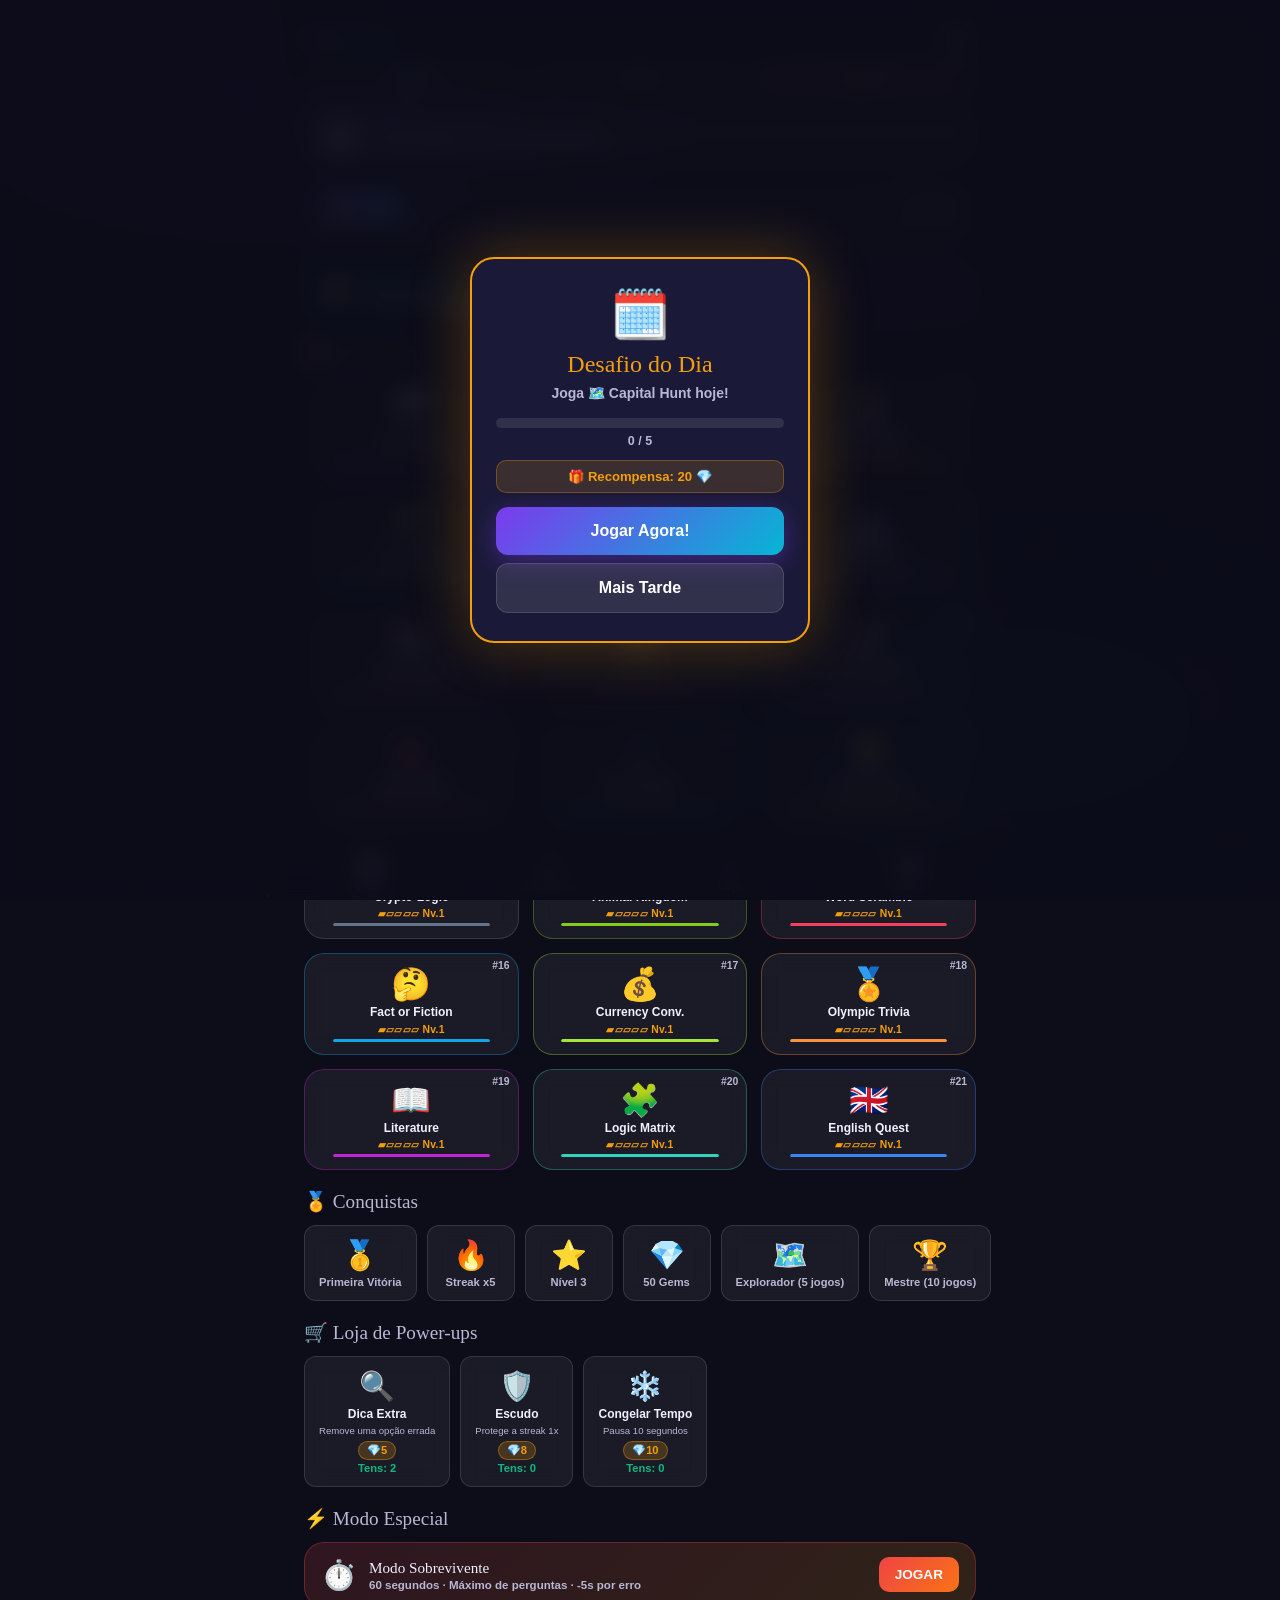
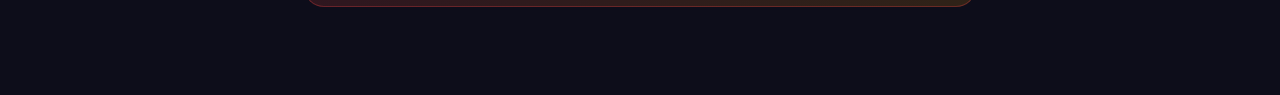
<file: index.html>
<!DOCTYPE html>
<html lang="pt">
<head>
<meta charset="UTF-8">
<meta http-equiv="Content-Security-Policy" content="default-src 'self'; script-src 'self' 'unsafe-inline'; style-src 'self' 'unsafe-inline' https://fonts.googleapis.com; font-src 'self' https://fonts.gstatic.com; img-src 'self' data: blob:; connect-src 'self'; frame-ancestors 'none';">
<meta name="viewport" content="width=device-width, initial-scale=1.0, maximum-scale=1.0, user-scalable=no">
<meta name="description" content="EduQuest - Plataforma de jogos educativos para jovens. Aprende com jogos de matemática, geografia, vocabulário e muito mais!">
<title>EduQuest - Jogos Educativos</title>
<link rel="preconnect" href="https://fonts.googleapis.com">
<link rel="preconnect" href="https://fonts.gstatic.com" crossorigin>
<link href="https://fonts.googleapis.com/css2?family=Fredoka+One&family=Nunito:wght@400;600;700;800;900&display=swap" rel="stylesheet">
<link rel="stylesheet" href="assets/css/styles.css?v=4">
</head>
<body>
<div class="stars" id="stars"></div>
<canvas id="confettiCanvas"></canvas>
<div class="xp-popup" id="xpPop">+XP</div>
<div class="combo-pop" id="comboPop"></div>
<div class="toast" id="toast"></div>
<div class="eq-almost" id="almostToast">Tão perto! ⌛ Mais um segundo!</div>
<div class="eq-challenge-banner" id="eq-challenge-banner" style="display:none"></div>
<div class="levelup-overlay" id="lvlOverlay">
  <div class="levelup-box">
    <div style="font-size:5rem">🏆</div>
    <div style="font-family:'Fredoka One',cursive;font-size:2rem;color:var(--gold);margin:8px 0">NÍVEL <span id="newLvl">2</span>!</div>
    <div style="color:var(--text2);margin-bottom:20px;font-size:.9rem">Incrível! Continua a explorar!</div>
    <button class="big-btn" id="lvlCloseBtn">Continuar 🚀</button>
  </div>
</div>

<!-- DAILY CHALLENGE OVERLAY -->
<div class="daily-overlay" id="dailyOverlay">
  <div class="daily-box">
    <div class="daily-icon">🗓️</div>
    <div class="daily-title">Desafio do Dia</div>
    <div class="daily-desc" id="dailyDesc">Completa o desafio de hoje!</div>
    <div class="daily-progress-wrap">
      <div class="daily-prog-bar"><div class="daily-prog-fill" id="dailyProgFill" style="width:0%"></div></div>
      <div class="daily-prog-label" id="dailyProgLabel">0 / 5</div>
    </div>
    <div class="daily-reward" id="dailyReward">🎁 Recompensa: 20 💎</div>
    <button class="big-btn" id="dailyStartBtn">Jogar Agora!</button>
    <button class="big-btn secondary" id="dailyCloseBtn">Mais Tarde</button>
  </div>
</div>

<!-- AI LOADING SCREEN -->
<div id="aiScreen">
  <div class="ai-orb" id="aiOrb">🤖</div>
  <div class="ai-title" id="aiTitle">A criar perguntas...</div>
  <div class="ai-sub" id="aiSub">A IA está a gerar 10 perguntas únicas<br>adaptadas ao teu nível de jogo!</div>
  <div class="ai-bar-wrap"><div class="ai-bar" id="aiBar"></div></div>
  <div class="ai-step" id="aiStep">A iniciar...</div>
  <div class="ai-err" id="aiErr">
    <div class="ai-err-title">⚠️ Sem ligação à IA</div>
    <div class="ai-err-sub" id="aiErrSub">A usar perguntas guardadas localmente</div>
    <button class="ai-retry" id="aiRetry">Tentar novamente 🔄</button>
  </div>
</div>

<!-- ONBOARDING -->
<div class="eq-onboarding" id="eq-onboarding" style="display:none">
  <div class="eq-onboard-box">
    <div class="eq-onboard-icon" id="eq-onboard-icon">⏱️</div>
    <div class="eq-onboard-title" id="eq-onboard-title">Responde rápido!</div>
    <div class="eq-onboard-desc" id="eq-onboard-desc">...</div>
    <div class="eq-onboard-dots" id="eq-onboard-dots"></div>
    <button class="big-btn" id="eq-onboard-btn">Próximo →</button>
  </div>
</div>

<!-- AVATAR MODAL -->
<div class="eq-avatar-modal" id="eq-avatar-modal" style="display:none">
  <div class="eq-avatar-box">
    <div class="eq-avatar-modal-title">Personalizar EDU</div>
    <div class="eq-avatar-grid" id="eq-avatar-grid"></div>
    <button class="big-btn secondary" id="eq-avatar-close">Fechar</button>
  </div>
</div>

<!-- WEEKLY REPORT -->
<div class="eq-week-report" id="eq-week-report" style="display:none">
  <div class="eq-week-box">
    <div class="eq-week-title">📊 Relatório Semanal</div>
    <div class="eq-week-subtitle">A tua semana em EduQuest</div>
    <div class="eq-week-stats" id="eq-week-stats"></div>
    <button class="big-btn" id="eq-week-share">📸 Partilhar Semana</button>
    <button class="big-btn secondary" id="eq-week-close" style="margin-top:8px">Fechar</button>
  </div>
</div>

<main id="app" role="main">
<!-- DASHBOARD -->
<div id="dashboard" class="screen active">
  <div class="header">
    <div class="header-top-row">
      <div class="logo">EduQuest</div>
      <button class="mute-btn" id="muteBtn" aria-label="Silenciar som" aria-pressed="false">🔊</button>
    </div>
    <div class="header-stats" aria-live="polite" aria-label="Estatísticas do jogador">
      <div class="stat-pill">💎 <span id="gemCount">0</span></div>
      <div class="stat-pill">⚡ <span id="xpCount">0</span></div>
      <div class="stat-pill streak-pill" id="dayStreakPill">🔥 <span id="dayStreakCount">0</span>d</div>
    </div>
  </div>
  <div class="edu-bubble" id="eduBubble">
    <div class="edu-avatar">🤖</div>
    <div><div class="edu-name">EDU diz:</div><div class="edu-text" id="eduText">Bem-vindo ao EduQuest! Escolhe um jogo para começar! 🎮</div></div>
  </div>
  <div class="xp-section">
    <div class="xp-top">
      <div class="level-badge">⭐ Nível <span id="levelNum">1</span></div>
      <div class="xp-text"><span id="xpCur">0</span> / <span id="xpNext">100</span> XP</div>
    </div>
    <div class="xp-bar-bg"><div class="xp-bar-fill" id="xpFill" style="width:0%"></div></div>
  </div>
  <div class="facto-dia" id="factoDia">
    <div class="facto-icon">💡</div>
    <div>
      <div class="facto-label">FACTO DO DIA</div>
      <div class="facto-text" id="factoDiaText">A carregar...</div>
    </div>
  </div>
  <div class="section-title">🎯 Mini-Jogos</div>
  <div class="game-grid" id="gameGrid"></div>
  <div class="section-title">🏅 Conquistas</div>
  <div class="achievements-row" id="achRow"></div>
  <div class="section-title">🛒 Loja de Power-ups</div>
  <div class="shop-row" id="shopRow"></div>
  <div class="section-title">⚡ Modo Especial</div>
  <div class="survivor-card" id="survivorCard">
    <div class="survivor-icon">⏱️</div>
    <div class="survivor-info">
      <div class="survivor-title">Modo Sobrevivente</div>
      <div class="survivor-sub">60 segundos · Máximo de perguntas · -5s por erro</div>
    </div>
    <button class="survivor-btn" id="survivorBtn">JOGAR</button>
  </div>
</div>

<!-- UNIVERSAL GAME SCREEN (used by all AI games) -->
<div id="gameScreen" class="screen" role="region" aria-label="Jogo de perguntas">
  <div class="game-header">
    <div class="back-btn" id="gameBackBtn" role="button" aria-label="Voltar">←</div>
    <div class="game-title-block">
      <div class="game-title" id="gameTitle">Jogo</div>
      <div class="game-subtitle">Q <span id="gameQNum">1</span>/10 · Nível <span id="gameLvlNum">1</span></div>
    </div>
    <div class="stat-pill">⚡ <span id="gameXP">0</span></div>
  </div>
  <div class="game-progress-bar"><div class="game-progress-fill" id="gameProgressFill" style="width:0%"></div></div>
  <div class="game-area">
    <div class="round-info">
      <div class="round-badge" id="gameRoundBadge">Q 1</div>
      <div class="streak-badge">🔥 <span id="gameStreak">0</span></div>
      <div class="timer-badge" id="gameTimerBadge">⏱ <span id="gameTimer">20</span>s</div>
    </div>
    <div class="powerup-bar" id="gamePowerupBar">
      <button class="pu-btn" id="puHintBtn" onclick="usePowerup('hint')" aria-label="Usar dica - remove uma opção errada">🔍 Dica <span class="pu-count" id="puHintCount">0</span></button>
      <button class="pu-btn" id="puShieldBtn" onclick="usePowerup('shield')" aria-label="Usar escudo - protege o streak">🛡️ Escudo <span class="pu-count" id="puShieldCount">0</span></button>
      <button class="pu-btn" id="puFreezeBtn" onclick="usePowerup('freeze')" aria-label="Usar gelo - para o temporizador por 5 segundos">❄️ Gelo <span class="pu-count" id="puFreezeCount">0</span></button>
    </div>
    <div class="q-card">
      <div class="q-visual" id="gameVisual">❓</div>
      <div class="q-text" id="gameText">...</div>
      <div class="q-sub" id="gameSub"></div>
    </div>
    <div class="options-grid" id="gameOptions"></div>
    <div class="fact-card" id="gameFact"><div class="fact-label">💡 Sabias que...</div><div class="fact-text" id="gameFactText"></div></div>
  </div>
</div>

<!-- WORD SCRAMBLE SCREEN -->
<div id="wordScreen" class="screen" role="region" aria-label="Word Scramble">
  <div class="game-header">
    <div class="back-btn" id="wordBackBtn" role="button" aria-label="Voltar">←</div>
    <div class="game-title-block"><div class="game-title">🔤 Word Scramble</div><div class="game-subtitle">Palavra <span id="wordQNum">1</span>/8 · Nível <span id="wordLvlNum">1</span></div></div>
    <div class="stat-pill">⚡ <span id="wordXP">0</span></div>
  </div>
  <div class="game-progress-bar"><div class="game-progress-fill" id="wordProgressFill" style="width:0%"></div></div>
  <div class="game-area">
    <div class="round-info">
      <div class="round-badge">🔤 Descobre!</div>
      <div class="streak-badge">🔥 <span id="wordStreak">0</span></div>
      <div class="timer-badge" id="wordTimerBadge">⏱ <span id="wordTimer">35</span>s</div>
    </div>
    <div class="q-card"><div class="q-sub" id="wordHint"></div><div class="answer-slots" id="wordSlots"></div></div>
    <div class="scramble-tiles" id="wordTiles"></div>
    <div class="scr-btns">
      <button class="scr-btn" id="wordClearBtn">🗑️ Limpar</button>
      <button class="scr-btn" id="wordCheckBtn">✅ Verificar</button>
    </div>
    <div class="fact-card" id="wordFact"><div class="fact-label">💡 Sabias que...</div><div class="fact-text" id="wordFactText"></div></div>
  </div>
</div>

<!-- FACT OR FICTION SCREEN -->
<div id="fofScreen" class="screen" role="region" aria-label="Facto ou Ficção">
  <div class="game-header">
    <div class="back-btn" id="fofBackBtn" role="button" aria-label="Voltar">←</div>
    <div class="game-title-block"><div class="game-title">🤔 Fact or Fiction</div><div class="game-subtitle">Q <span id="fofQNum">1</span>/10 · Nível <span id="fofLvlNum">1</span></div></div>
    <div class="stat-pill">⚡ <span id="fofXP">0</span></div>
  </div>
  <div class="game-progress-bar"><div class="game-progress-fill" id="fofProgressFill" style="width:0%"></div></div>
  <div class="game-area">
    <div class="round-info">
      <div class="round-badge">Q <span id="fofRound">1</span></div>
      <div class="streak-badge">🔥 <span id="fofStreak">0</span></div>
      <div class="timer-badge" id="fofTimerBadge">⏱ <span id="fofTimer">15</span>s</div>
    </div>
    <div class="fof-card" id="fofCard">
      <div class="q-visual" id="fofVisual">🤔</div>
      <div class="fof-statement" id="fofStatement">...</div>
      <div class="fof-overlay" id="fofOverlay"></div>
    </div>
    <div class="fof-btns">
      <button class="fof-btn fof-true" id="fofTrueBtn">✅ VERDADE</button>
      <button class="fof-btn fof-false" id="fofFalseBtn">❌ FALSO</button>
    </div>
    <div class="fact-card" id="fofFact"><div class="fact-label">💡 Explicação</div><div class="fact-text" id="fofFactText"></div></div>
  </div>
</div>

<!-- MATH NINJA SCREEN -->
<div id="mathScreen" class="screen" role="region" aria-label="Math Ninja">
  <div class="game-header">
    <div class="back-btn" id="mathBackBtn" role="button" aria-label="Voltar">←</div>
    <div class="game-title-block"><div class="game-title">⚔️ Math Ninja</div><div class="game-subtitle">Q <span id="mathQNum">1</span>/10 · Nível <span id="mathLvlNum">1</span></div></div>
    <div class="stat-pill">⚡ <span id="mathXP">0</span></div>
  </div>
  <div class="game-progress-bar"><div class="game-progress-fill" id="mathProgressFill" style="width:0%"></div></div>
  <div class="game-area">
    <div class="round-info">
      <div class="math-lives" id="mathLives"></div>
      <div class="streak-badge">🔥 <span id="mathStreak">0</span></div>
      <div class="timer-badge" id="mathTimerBadge">⏱ <span id="mathTimer">12</span>s</div>
    </div>
    <div class="q-card" style="min-height:120px">
      <div class="math-eq" id="mathEq">2 + 2 = ?</div>
    </div>
    <div class="options-grid" id="mathOptions"></div>
    <div class="fact-card" id="mathFact"><div class="fact-label">💡 Dica</div><div class="fact-text" id="mathFactText"></div></div>
  </div>
</div>

<!-- GEO FLAGS SCREEN -->
<div id="geoScreen" class="screen" role="region" aria-label="Geo-Flags">
  <div class="game-header">
    <div class="back-btn" id="geoBackBtn" role="button" aria-label="Voltar">←</div>
    <div class="game-title-block"><div class="game-title">🌍 Geo-Flags</div><div class="game-subtitle">Q <span id="geoQNum">1</span>/10</div></div>
    <div class="stat-pill">⚡ <span id="geoXP">0</span></div>
  </div>
  <div class="game-progress-bar"><div class="game-progress-fill" id="geoProgressFill" style="width:0%"></div></div>
  <div class="game-area">
    <div class="round-info">
      <div class="round-badge">Q <span id="geoRound">1</span></div>
      <div class="streak-badge">🔥 <span id="geoStreak">0</span></div>
      <div class="timer-badge" id="geoTimerBadge">⏱ <span id="geoTimer">15</span>s</div>
    </div>
    <div class="q-card">
      <div class="flag-wrap" id="flagWrap"></div>
      <div class="q-text">De que país é esta bandeira?</div>
      <div class="q-sub" id="geoHint"></div>
    </div>
    <div class="options-grid" id="geoOptions"></div>
    <div class="fact-card" id="geoFact"><div class="fact-label">💡 Facto</div><div class="fact-text" id="geoFactText"></div></div>
  </div>
</div>

<!-- TIME MACHINE SCREEN -->
<div id="timeScreen" class="screen" role="region" aria-label="Máquina do Tempo">
  <div class="game-header">
    <div class="back-btn" id="timeBackBtn" role="button" aria-label="Voltar">←</div>
    <div class="game-title-block"><div class="game-title">⏳ Time Machine</div><div class="game-subtitle">Ronda <span id="timeQNum">1</span>/4 · Nível <span id="timeLvlNum">1</span></div></div>
    <div class="stat-pill">⚡ <span id="timeXP">0</span></div>
  </div>
  <div class="game-progress-bar"><div class="game-progress-fill" id="timeProgressFill" style="width:0%"></div></div>
  <div class="game-area">
    <div class="round-info">
      <div class="round-badge">⏳ Ordena!</div>
      <div class="streak-badge">🔥 <span id="timeStreak">0</span></div>
      <div class="timer-badge" id="timeTimerBadge">⏱ <span id="timeTimer">35</span>s</div>
    </div>
    <div style="font-size:.82rem;font-weight:700;color:var(--text2);text-align:center;margin-bottom:10px">Toca por ordem CRONOLÓGICA (mais antigo primeiro)</div>
    <div class="t-slots" id="timeSlots"></div>
    <div class="t-items" id="timeItems"></div>
    <div class="fact-card" id="timeFact"><div class="fact-label">💡 História</div><div class="fact-text" id="timeFactText"></div></div>
  </div>
</div>

<!-- ECO TYCOON SCREEN -->
<div id="ecoScreen" class="screen" role="region" aria-label="Eco-Tycoon">
  <div class="game-header">
    <div class="back-btn" id="ecoBackBtn" role="button" aria-label="Voltar">←</div>
    <div class="game-title-block"><div class="game-title">🌱 Eco-Tycoon</div><div class="game-subtitle">Nível <span id="ecoQNum">1</span>/4 · Dif. <span id="ecoLvlNum">1</span></div></div>
    <div class="stat-pill">⚡ <span id="ecoXP">0</span></div>
  </div>
  <div class="game-progress-bar"><div class="game-progress-fill" id="ecoProgressFill" style="width:0%"></div></div>
  <div class="game-area">
    <div class="round-info">
      <div class="round-badge" id="ecoRoundBadge">🌱 1/4</div>
      <div class="streak-badge">🔥 <span id="ecoStreak">0</span></div>
      <div class="timer-badge" id="ecoTimerBadge">⏱ <span id="ecoTimer">45</span>s</div>
    </div>
    <div class="eco-res" id="ecoRes"></div>
    <div style="font-size:.85rem;font-weight:800;text-align:center;margin-bottom:10px" id="ecoChallenge"></div>
    <div class="eco-acts" id="ecoActs"></div>
    <div class="eco-bar"><div class="eco-bl">🌍 Saúde do Planeta</div><div class="eco-bg"><div class="eco-bf" id="ecoHealth" style="width:60%;background:linear-gradient(90deg,#10b981,#06b6d4)"></div></div></div>
    <div class="eco-bar"><div class="eco-bl">⚡ Energia</div><div class="eco-bg"><div class="eco-bf" id="ecoEnergy" style="width:50%;background:linear-gradient(90deg,#f59e0b,#f97316)"></div></div></div>
    <div class="fact-card" id="ecoFact"><div class="fact-label">💡 Eco-Dica</div><div class="fact-text" id="ecoFactText"></div></div>
  </div>
</div>

<!-- LOGIC MATRIX SCREEN -->
<div id="logicScreen" class="screen" role="region" aria-label="Logic Matrix">
  <div class="game-header">
    <div class="back-btn" id="logicBackBtn" role="button" aria-label="Voltar">←</div>
    <div class="game-title-block"><div class="game-title">🧩 Logic Matrix</div><div class="game-subtitle">Puzzle <span id="logicQNum">1</span>/10 · Nível <span id="logicLvlNum">1</span></div></div>
    <div class="stat-pill">⚡ <span id="logicXP">0</span></div>
  </div>
  <div class="game-progress-bar"><div class="game-progress-fill" id="logicProgressFill" style="width:0%"></div></div>
  <div class="game-area">
    <div class="round-info">
      <div class="round-badge">🧩 Sequência</div>
      <div class="streak-badge">🔥 <span id="logicStreak">0</span></div>
      <div class="timer-badge" id="logicTimerBadge">⏱ <span id="logicTimer">25</span>s</div>
    </div>
    <div class="q-card">
      <div class="logic-seq" id="logicSeq"></div>
      <div class="q-text">Qual o valor do <span style="color:var(--accent2)">?</span></div>
    </div>
    <div class="options-grid" id="logicOptions"></div>
    <div class="fact-card" id="logicFact"><div class="fact-label">💡 Lógica</div><div class="fact-text" id="logicFactText"></div></div>
  </div>
</div>

<!-- RESULT SCREEN -->
<div id="resultScreen" class="screen" role="region" aria-label="Resultados">
  <div class="game-header">
    <div class="back-btn" id="resultBackBtn" role="button" aria-label="Voltar">←</div>
    <div class="game-title-block"><div class="game-title">Resultado Final</div></div>
  </div>
  <div style="padding:0 20px;text-align:center">
    <div style="padding:20px 0">
      <div style="font-size:5rem" id="resultEmoji">🎉</div>
      <div style="font-family:'Fredoka One',cursive;font-size:2rem;background:linear-gradient(135deg,var(--gold),var(--pink));-webkit-background-clip:text;-webkit-text-fill-color:transparent;margin:8px 0" id="resultTitle">Excelente!</div>
      <div style="color:var(--text2);font-size:.85rem" id="resultSub"></div>
    </div>
    <div class="result-score-row">
      <div class="result-stat"><span class="rs-val" id="rsCorrect">0</span><span class="rs-label">Acertos</span></div>
      <div class="result-stat"><span class="rs-val" id="rsXP">0</span><span class="rs-label">XP</span></div>
      <div class="result-stat"><span class="rs-val" id="rsGems">0</span><span class="rs-label">💎</span></div>
    </div>
    <div id="eq-vs-edu-result" style="display:none;font-size:.85rem;font-weight:700;margin:8px 0;padding:10px;background:var(--glass);border-radius:10px"></div>
    <div id="eq-leaderboard" style="display:none;margin-bottom:12px"></div>
    <div id="eq-diff-badge" style="display:none;margin-bottom:8px"></div>
    <button class="big-btn" id="playAgainBtn">Jogar de Novo 🔄</button>
    <button class="big-btn secondary" id="resultHomeBtn">Dashboard 🏠</button>
  </div>
</div>

<!-- STATS SCREEN -->
<div id="statsScreen" class="screen">
  <div class="game-header">
    <div class="back-btn" id="statsBackBtn" role="button" aria-label="Voltar">←</div>
    <div class="game-title-block"><div class="game-title">📊 As Tuas Estatísticas</div></div>
  </div>
  <div class="stats-body" id="statsBody">
    <!-- preenchido via JS -->
  </div>
</div>

<!-- SURVIVOR MODE SCREEN -->
<div id="survivorScreen" class="screen" role="region" aria-label="Modo Sobrevivente">
  <div class="game-header">
    <div class="back-btn" id="survivorBackBtn" role="button" aria-label="Voltar">←</div>
    <div class="game-title-block">
      <div class="game-title">⚡ Modo Sobrevivente</div>
      <div class="game-subtitle">Responde ao máximo!</div>
    </div>
    <div class="stat-pill" id="survivorScore">✅ 0</div>
  </div>
  <div class="survivor-timer-bar">
    <div class="survivor-timer-fill" id="survivorTimerFill" style="width:100%"></div>
  </div>
  <div class="survivor-time" id="survivorTime">60</div>
  <div class="game-area">
    <div class="q-card">
      <div class="q-visual" id="survivorVisual">❓</div>
      <div class="q-text" id="survivorText">...</div>
    </div>
    <div class="options-grid" id="survivorOptions"></div>
  </div>
</div>

<!-- DIFFICULTY SELECTOR -->
<div class="difficulty-overlay" id="diffOverlay" role="dialog" aria-modal="true" aria-labelledby="diffTitle" style="display:none">
  <div class="difficulty-box">
    <div class="difficulty-icon">🎯</div>
    <div class="difficulty-title" id="diffTitle">Escolhe a Dificuldade</div>
    <div class="difficulty-game-name" id="diffGameName"></div>
    <div class="difficulty-options">
      <button class="diff-btn diff-easy" id="diffEasy" aria-label="Dificuldade fácil">
        <span class="diff-icon">🌱</span>
        <span class="diff-label">Fácil</span>
        <span class="diff-desc">Perguntas básicas</span>
      </button>
      <button class="diff-btn diff-medium" id="diffMedium" aria-label="Dificuldade média">
        <span class="diff-icon">⚡</span>
        <span class="diff-label">Médio</span>
        <span class="diff-desc">Desafio moderado</span>
      </button>
      <button class="diff-btn diff-hard" id="diffHard" aria-label="Dificuldade difícil">
        <span class="diff-icon">🔥</span>
        <span class="diff-label">Difícil</span>
        <span class="diff-desc">Para experts</span>
      </button>
      <button class="diff-btn diff-expert" id="diffExpert" aria-label="Dificuldade expert">
        <span class="diff-icon">💀</span>
        <span class="diff-label">Expert</span>
        <span class="diff-desc">Nível 10 req.</span>
        <span class="diff-lock" id="diffExpertLock"></span>
      </button>
      <button class="diff-btn diff-nightmare" id="diffNightmare" aria-label="Dificuldade nightmare">
        <span class="diff-icon">☠️</span>
        <span class="diff-label">Nightmare</span>
        <span class="diff-desc">Nível 20 req.</span>
        <span class="diff-lock" id="diffNightmareLock"></span>
      </button>
    </div>
    <button class="big-btn secondary" id="diffCancelBtn" aria-label="Cancelar e voltar">Cancelar</button>
  </div>
</div>

</main><!-- /app -->

<nav class="bottom-nav" role="navigation" aria-label="Navegação principal">
  <button class="nav-btn active" id="navHome" aria-label="Início" aria-current="page">
    <span class="nav-icon" aria-hidden="true">🏠</span>
    <span class="nav-label">Início</span>
  </button>
  <button class="nav-btn" id="navBadges" aria-label="Conquistas e medalhas">
    <span class="nav-icon" aria-hidden="true">🏅</span>
    <span class="nav-label">Medalhas</span>
  </button>
  <button class="nav-btn" id="navShop" aria-label="Loja de power-ups">
    <span class="nav-icon" aria-hidden="true">🛒</span>
    <span class="nav-label">Loja</span>
  </button>
  <button class="nav-btn" id="navStats" aria-label="Estatísticas">
    <span class="nav-icon" aria-hidden="true">📊</span>
    <span class="nav-label">Stats</span>
  </button>
</nav>

<script src="assets/js/content-expansion.js?v=5"></script>
<script src="assets/js/app.js?v=4"></script>
<script src="assets/js/features.js?v=3"></script>
</body>
</html>
</file>
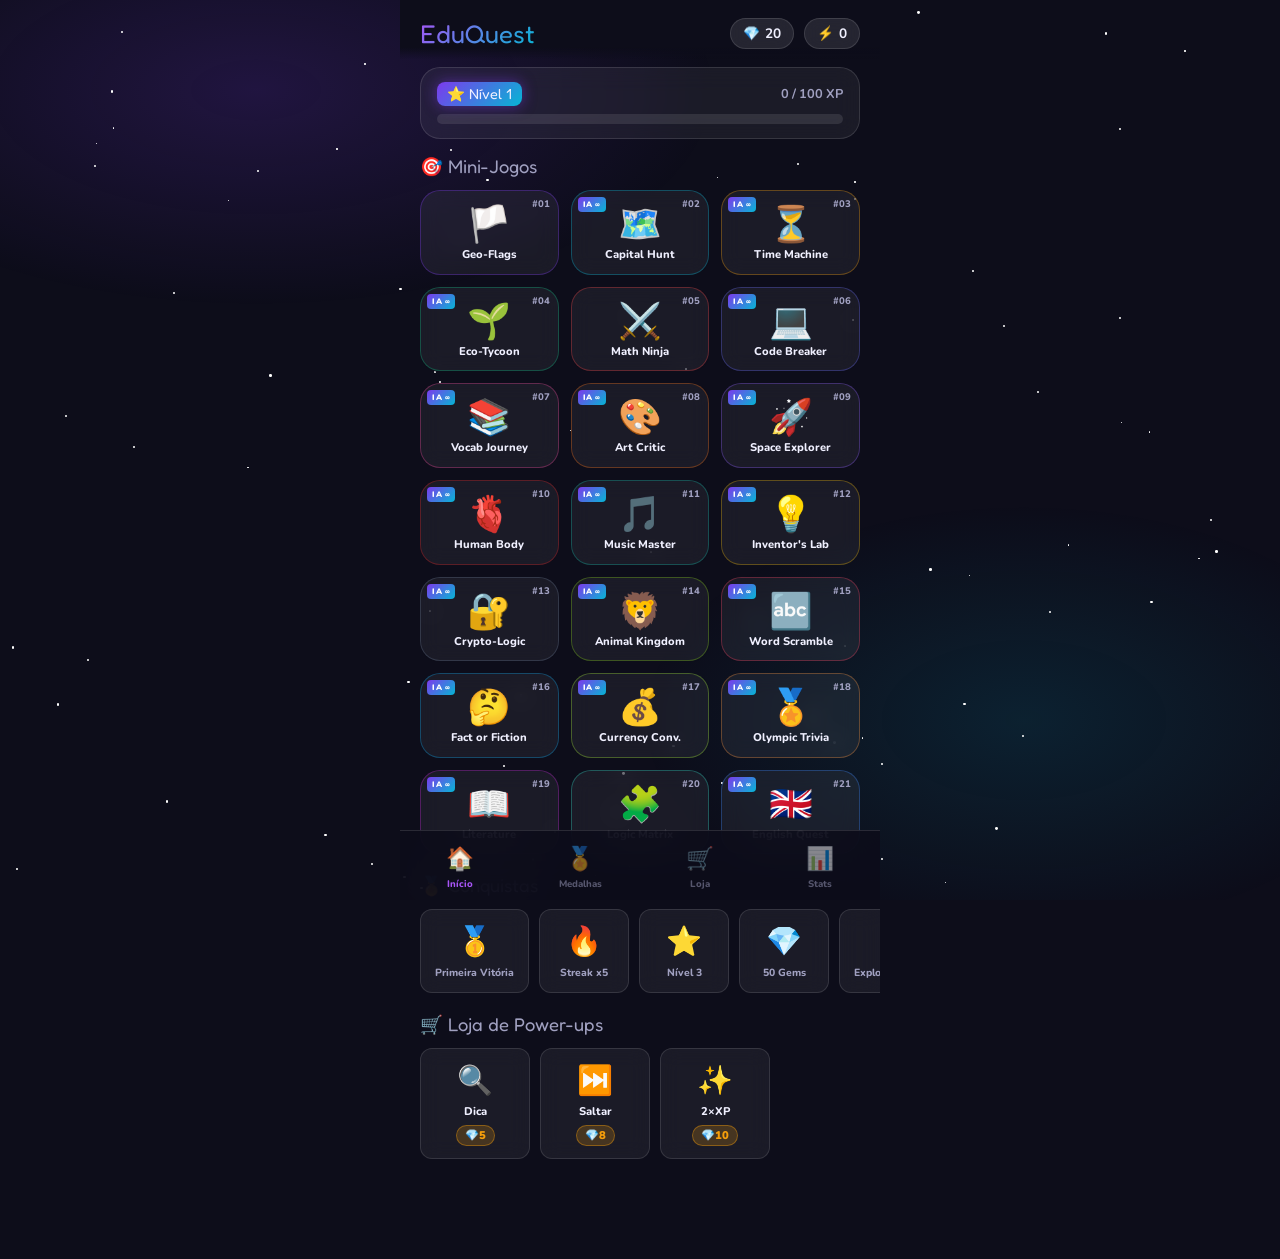
<file: index_v6.html>
<!DOCTYPE html>
<html lang="pt">
<head>
<meta charset="UTF-8">
<meta name="viewport" content="width=device-width, initial-scale=1.0, maximum-scale=1.0, user-scalable=no">
<title>EduQuest 20</title>
<style>
@import url('https://fonts.googleapis.com/css2?family=Fredoka+One&family=Nunito:wght@400;600;700;800;900&display=swap');
:root{
  --bg:#0d0d1a;--bg2:#13132a;--bg3:#1a1a38;
  --glass:rgba(255,255,255,0.06);--glass2:rgba(255,255,255,0.10);
  --border:rgba(255,255,255,0.12);
  --accent:#7c3aed;--accent2:#a855f7;--gold:#f59e0b;
  --green:#10b981;--red:#ef4444;--cyan:#06b6d4;--pink:#ec4899;
  --text:#f0f0ff;--text2:#a0a0c0;--r:20px;--rs:12px;
}
*{margin:0;padding:0;box-sizing:border-box;-webkit-tap-highlight-color:transparent;}
body{font-family:'Nunito',sans-serif;background:var(--bg);color:var(--text);min-height:100vh;overflow-x:hidden;}
body::before{content:'';position:fixed;inset:0;background:radial-gradient(ellipse 60% 40% at 20% 10%,rgba(124,58,237,.18) 0%,transparent 60%),radial-gradient(ellipse 50% 40% at 80% 80%,rgba(6,182,212,.12) 0%,transparent 60%);pointer-events:none;z-index:0;}
.stars{position:fixed;inset:0;z-index:0;pointer-events:none;overflow:hidden;}
.star{position:absolute;border-radius:50%;background:white;animation:twinkle var(--d,3s) ease-in-out infinite alternate;}
@keyframes twinkle{from{opacity:.1;transform:scale(.8)}to{opacity:.9;transform:scale(1.2)}}
#app{position:relative;z-index:1;max-width:480px;margin:0 auto;min-height:100vh;padding-bottom:80px;}
.screen{display:none;animation:fadeIn .35s ease;}
.screen.active{display:block;}
@keyframes fadeIn{from{opacity:0;transform:translateY(12px)}to{opacity:1;transform:translateY(0)}}

/* HEADER */
.header{padding:18px 20px 10px;display:flex;align-items:center;justify-content:space-between;position:sticky;top:0;z-index:10;background:linear-gradient(180deg,var(--bg) 80%,transparent);}
.logo{font-family:'Fredoka One',cursive;font-size:1.6rem;background:linear-gradient(135deg,#a855f7,#06b6d4);-webkit-background-clip:text;-webkit-text-fill-color:transparent;}
.header-stats{display:flex;gap:10px;align-items:center;}
.stat-pill{display:flex;align-items:center;gap:5px;background:var(--glass2);border:1px solid var(--border);border-radius:30px;padding:5px 12px;font-size:.85rem;font-weight:700;backdrop-filter:blur(10px);}
.xp-section{margin:8px 20px 16px;background:var(--glass);border:1px solid var(--border);border-radius:var(--r);padding:14px 16px;backdrop-filter:blur(12px);}
.xp-top{display:flex;justify-content:space-between;align-items:center;margin-bottom:8px;}
.level-badge{background:linear-gradient(135deg,var(--accent),var(--cyan));border-radius:8px;padding:3px 10px;font-family:'Fredoka One',cursive;font-size:.9rem;box-shadow:0 0 14px rgba(124,58,237,.5);}
.xp-text{font-size:.8rem;color:var(--text2);font-weight:700;}
.xp-bar-bg{background:rgba(255,255,255,.1);border-radius:99px;height:10px;overflow:hidden;}
.xp-bar-fill{height:100%;border-radius:99px;background:linear-gradient(90deg,var(--accent),var(--cyan));transition:width .8s cubic-bezier(.34,1.56,.64,1);position:relative;overflow:hidden;}
.xp-bar-fill::after{content:'';position:absolute;inset:0;background:linear-gradient(90deg,transparent,rgba(255,255,255,.4),transparent);animation:shimmer 2s infinite;}
@keyframes shimmer{from{transform:translateX(-100%)}to{transform:translateX(100%)}}

/* GAME GRID */
.section-title{padding:0 20px 12px;font-family:'Fredoka One',cursive;font-size:1.15rem;color:var(--text2);}
.game-grid{display:grid;grid-template-columns:repeat(3,1fr);gap:12px;padding:0 20px 20px;}
.game-card{background:var(--glass);border:1px solid var(--border);border-radius:var(--r);padding:16px 8px 12px;text-align:center;cursor:pointer;position:relative;overflow:hidden;transition:transform .2s,box-shadow .2s;backdrop-filter:blur(10px);user-select:none;}
.game-card:active{transform:scale(.93);}
.game-card-emoji{font-size:2.2rem;display:block;margin-bottom:6px;line-height:1;}
.game-card-name{font-size:.7rem;font-weight:800;color:var(--text);line-height:1.2;}
.game-card-num{position:absolute;top:6px;right:8px;font-size:.6rem;font-weight:800;color:var(--text2);}
.ai-badge{position:absolute;top:6px;left:6px;background:linear-gradient(135deg,var(--accent),var(--cyan));color:white;border-radius:4px;font-size:.5rem;font-weight:900;padding:2px 5px;letter-spacing:.5px;}
.game-card .glow{position:absolute;inset:0;border-radius:var(--r);opacity:0;transition:opacity .3s;}
.game-card:hover .glow{opacity:1;}

/* ACHIEVEMENTS & SHOP */
.achievements-row,.shop-row{display:flex;gap:10px;padding:0 20px 20px;overflow-x:auto;scrollbar-width:none;}
.achievements-row::-webkit-scrollbar,.shop-row::-webkit-scrollbar{display:none;}
.badge-card{flex-shrink:0;background:var(--glass);border:1px solid var(--border);border-radius:var(--rs);padding:12px 14px;text-align:center;min-width:90px;backdrop-filter:blur(10px);}
.badge-card .badge-icon{font-size:1.8rem;display:block;margin-bottom:4px;}
.badge-card .badge-name{font-size:.65rem;font-weight:800;color:var(--text2);}
.badge-card.earned{border-color:var(--gold);background:rgba(245,158,11,.12);}
.badge-card.earned .badge-name{color:var(--gold);}
.shop-item{flex-shrink:0;background:var(--glass);border:1px solid var(--border);border-radius:var(--rs);padding:12px 14px;min-width:110px;text-align:center;cursor:pointer;backdrop-filter:blur(10px);transition:transform .15s;}
.shop-item:active{transform:scale(.93);}
.shop-item .shop-icon{font-size:1.8rem;display:block;margin-bottom:4px;}
.shop-item .shop-name{font-size:.7rem;font-weight:800;color:var(--text);margin-bottom:4px;}
.shop-item .shop-cost{display:inline-flex;align-items:center;gap:3px;background:rgba(245,158,11,.2);border:1px solid rgba(245,158,11,.4);border-radius:20px;padding:2px 8px;font-size:.7rem;font-weight:900;color:var(--gold);}

/* GAME HEADER */
.game-header{padding:18px 20px 10px;display:flex;align-items:center;gap:14px;position:sticky;top:0;z-index:10;background:linear-gradient(180deg,var(--bg) 80%,transparent);}
.back-btn{background:var(--glass2);border:1px solid var(--border);border-radius:12px;width:40px;height:40px;display:flex;align-items:center;justify-content:center;font-size:1.2rem;cursor:pointer;flex-shrink:0;transition:transform .15s;backdrop-filter:blur(10px);}
.back-btn:active{transform:scale(.88);}
.game-title-block{flex:1;}
.game-title{font-family:'Fredoka One',cursive;font-size:1.25rem;background:linear-gradient(135deg,#a855f7,#06b6d4);-webkit-background-clip:text;-webkit-text-fill-color:transparent;}
.game-subtitle{font-size:.75rem;color:var(--text2);font-weight:700;}
.game-progress-bar{margin:0 20px 16px;background:rgba(255,255,255,.08);border-radius:99px;height:6px;overflow:hidden;}
.game-progress-fill{height:100%;border-radius:99px;background:linear-gradient(90deg,var(--green),var(--cyan));transition:width .5s ease;}

/* SHARED GAME UI */
.game-area{padding:0 20px;}
.round-info{display:flex;justify-content:space-between;align-items:center;margin-bottom:14px;}
.round-badge{background:var(--glass2);border:1px solid var(--border);border-radius:8px;padding:4px 12px;font-size:.8rem;font-weight:800;backdrop-filter:blur(8px);}
.streak-badge{display:flex;align-items:center;gap:4px;background:rgba(245,158,11,.15);border:1px solid rgba(245,158,11,.3);border-radius:8px;padding:4px 12px;font-size:.8rem;font-weight:800;color:var(--gold);}
.timer-badge{background:rgba(239,68,68,.15);border:1px solid rgba(239,68,68,.3);border-radius:8px;padding:4px 12px;font-size:.8rem;font-weight:800;color:#f87171;min-width:60px;text-align:center;transition:background .3s;}
.timer-badge.urgent{background:rgba(239,68,68,.4);border-color:rgba(239,68,68,.8);animation:pulse .5s infinite alternate;}
@keyframes pulse{from{transform:scale(1)}to{transform:scale(1.05)}}
.q-card{background:var(--glass);border:1px solid var(--border);border-radius:var(--r);padding:22px 18px;text-align:center;margin-bottom:14px;backdrop-filter:blur(12px);}
.q-visual{font-size:3.5rem;line-height:1;margin-bottom:8px;}
.q-text{font-size:1rem;font-weight:800;line-height:1.4;}
.q-sub{font-size:.8rem;color:var(--text2);font-weight:600;margin-top:4px;}
.options-grid{display:grid;grid-template-columns:1fr 1fr;gap:10px;margin-bottom:14px;}
.option-btn{background:var(--glass);border:2px solid var(--border);border-radius:var(--rs);padding:14px 10px;text-align:center;cursor:pointer;font-family:'Nunito',sans-serif;font-size:.85rem;font-weight:800;color:var(--text);transition:transform .15s,background .2s,border-color .2s;backdrop-filter:blur(8px);user-select:none;}
.option-btn:active:not(.disabled){transform:scale(.94);}
.option-btn.correct{background:rgba(16,185,129,.25);border-color:var(--green);box-shadow:0 0 20px rgba(16,185,129,.3);animation:correctPop .4s cubic-bezier(.34,1.56,.64,1);}
.option-btn.wrong{background:rgba(239,68,68,.2);border-color:var(--red);animation:shake .4s ease;}
.option-btn.disabled{cursor:default;pointer-events:none;}
@keyframes correctPop{from{transform:scale(1)}50%{transform:scale(1.07)}to{transform:scale(1)}}
@keyframes shake{0%,100%{transform:translateX(0)}20%{transform:translateX(-6px)}40%{transform:translateX(6px)}60%{transform:translateX(-4px)}80%{transform:translateX(4px)}}
.fact-card{background:rgba(124,58,237,.15);border:1px solid rgba(168,85,247,.3);border-radius:var(--rs);padding:12px 14px;margin-bottom:14px;display:none;animation:fadeIn .3s ease;}
.fact-card.show{display:block;}
.fact-label{font-size:.65rem;font-weight:900;color:var(--accent2);text-transform:uppercase;letter-spacing:1px;margin-bottom:4px;}
.fact-text{font-size:.8rem;color:var(--text);line-height:1.4;}

/* RESULT SCREEN */
.result-score-row{display:flex;justify-content:center;gap:16px;margin:16px 0;}
.result-stat{background:var(--glass);border:1px solid var(--border);border-radius:var(--rs);padding:14px 18px;backdrop-filter:blur(10px);text-align:center;}
.rs-val{font-family:'Fredoka One',cursive;font-size:1.8rem;background:linear-gradient(135deg,var(--accent2),var(--cyan));-webkit-background-clip:text;-webkit-text-fill-color:transparent;display:block;}
.rs-label{font-size:.7rem;color:var(--text2);font-weight:800;}
.big-btn{display:block;width:100%;padding:16px;background:linear-gradient(135deg,var(--accent),var(--cyan));border:none;border-radius:var(--rs);color:white;font-family:'Nunito',sans-serif;font-size:1rem;font-weight:900;cursor:pointer;margin-top:12px;box-shadow:0 6px 24px rgba(124,58,237,.4);transition:transform .15s;}
.big-btn:active{transform:scale(.96);}
.big-btn.secondary{background:var(--glass2);box-shadow:none;border:1px solid var(--border);margin-top:8px;}

/* OVERLAYS */
.xp-popup{position:fixed;top:50%;left:50%;transform:translate(-50%,-50%) scale(0);background:linear-gradient(135deg,var(--accent),var(--cyan));border-radius:16px;padding:16px 28px;font-family:'Fredoka One',cursive;font-size:1.4rem;color:white;z-index:999;pointer-events:none;box-shadow:0 12px 40px rgba(124,58,237,.6);transition:transform .3s cubic-bezier(.34,1.56,.64,1),opacity .5s;white-space:nowrap;}
.xp-popup.show{transform:translate(-50%,-50%) scale(1);}
.xp-popup.hide{opacity:0;transform:translate(-50%,-120%) scale(.8);}
.toast{position:fixed;bottom:100px;left:50%;transform:translateX(-50%) translateY(20px);background:var(--bg3);border:1px solid var(--border);border-radius:30px;padding:10px 20px;font-size:.85rem;font-weight:800;opacity:0;pointer-events:none;transition:all .3s;z-index:998;backdrop-filter:blur(12px);white-space:nowrap;}
.toast.show{opacity:1;transform:translateX(-50%) translateY(0);}
.levelup-overlay{position:fixed;inset:0;z-index:100;background:rgba(13,13,26,.9);backdrop-filter:blur(10px);display:flex;align-items:center;justify-content:center;opacity:0;pointer-events:none;transition:opacity .4s;}
.levelup-overlay.show{opacity:1;pointer-events:all;}
.levelup-box{background:var(--bg3);border:2px solid var(--accent2);border-radius:24px;padding:40px 32px;text-align:center;box-shadow:0 0 60px rgba(168,85,247,.5);animation:levelupPop .6s cubic-bezier(.34,1.56,.64,1);max-width:340px;width:90%;}
@keyframes levelupPop{from{transform:scale(.4) rotate(-5deg)}to{transform:scale(1) rotate(0)}}

/* AI LOADING SCREEN */
#aiScreen{position:fixed;inset:0;z-index:200;background:var(--bg);display:none;flex-direction:column;align-items:center;justify-content:center;gap:20px;padding:32px;}
#aiScreen.show{display:flex;}
.ai-orb{width:100px;height:100px;border-radius:50%;background:linear-gradient(135deg,var(--accent),var(--cyan));display:flex;align-items:center;justify-content:center;font-size:3rem;animation:orbPulse 2s ease-in-out infinite;box-shadow:0 0 40px rgba(124,58,237,.5);}
@keyframes orbPulse{0%,100%{transform:scale(1);box-shadow:0 0 40px rgba(124,58,237,.5)}50%{transform:scale(1.1);box-shadow:0 0 70px rgba(124,58,237,.9)}}
.ai-title{font-family:'Fredoka One',cursive;font-size:1.5rem;background:linear-gradient(135deg,#a855f7,#06b6d4);-webkit-background-clip:text;-webkit-text-fill-color:transparent;text-align:center;}
.ai-sub{font-size:.85rem;color:var(--text2);font-weight:700;text-align:center;line-height:1.5;}
.ai-bar-wrap{width:260px;background:rgba(255,255,255,.1);border-radius:99px;height:8px;overflow:hidden;}
.ai-bar{height:100%;background:linear-gradient(90deg,var(--accent),var(--cyan));border-radius:99px;width:0%;transition:width .4s ease;}
.ai-step{font-size:.75rem;color:var(--accent2);font-weight:800;text-align:center;min-height:20px;}
.ai-err{background:rgba(239,68,68,.15);border:1px solid rgba(239,68,68,.4);border-radius:var(--rs);padding:14px 18px;text-align:center;display:none;width:100%;}
.ai-err.show{display:block;}
.ai-err-title{font-weight:800;color:#f87171;margin-bottom:6px;}
.ai-err-sub{font-size:.8rem;color:var(--text2);}
.ai-retry{background:linear-gradient(135deg,var(--accent),var(--cyan));border:none;border-radius:10px;color:white;font-family:'Nunito',sans-serif;font-size:.9rem;font-weight:800;padding:10px 24px;cursor:pointer;margin-top:10px;}

/* BOTTOM NAV */
.bottom-nav{position:fixed;bottom:0;left:50%;transform:translateX(-50%);width:100%;max-width:480px;background:rgba(13,13,26,.9);border-top:1px solid var(--border);display:flex;backdrop-filter:blur(20px);z-index:20;}
.nav-btn{flex:1;padding:12px 0 10px;display:flex;flex-direction:column;align-items:center;gap:3px;cursor:pointer;opacity:.5;transition:opacity .2s;}
.nav-btn.active{opacity:1;}
.nav-btn .nav-icon{font-size:1.4rem;}
.nav-btn .nav-label{font-size:.6rem;font-weight:800;color:var(--text2);}
.nav-btn.active .nav-label{color:var(--accent2);}

/* WORD SCRAMBLE tiles */
.scramble-tiles{display:flex;flex-wrap:wrap;gap:6px;justify-content:center;margin:10px 0 16px;}
.s-tile{width:38px;height:44px;background:var(--glass2);border:2px solid var(--border);border-radius:8px;display:flex;align-items:center;justify-content:center;font-family:'Fredoka One',cursive;font-size:1.2rem;cursor:pointer;transition:all .2s;user-select:none;}
.s-tile:active{transform:scale(.9);}
.s-tile.used{opacity:.3;pointer-events:none;}
.answer-slots{display:flex;flex-wrap:wrap;gap:6px;justify-content:center;margin-bottom:12px;min-height:52px;}
.a-slot{width:38px;height:44px;background:rgba(255,255,255,.04);border:2px dashed var(--border);border-radius:8px;display:flex;align-items:center;justify-content:center;font-family:'Fredoka One',cursive;font-size:1.2rem;cursor:pointer;transition:all .2s;}
.a-slot.filled{background:rgba(168,85,247,.25);border-color:var(--accent2);border-style:solid;}
.a-slot.correct{background:rgba(16,185,129,.3);border-color:var(--green);}
.a-slot.wrong{background:rgba(239,68,68,.2);border-color:var(--red);animation:shake .3s ease;}
.scr-btns{display:flex;gap:8px;justify-content:center;margin-bottom:10px;}
.scr-btn{background:var(--glass2);border:1px solid var(--border);border-radius:10px;padding:8px 16px;font-size:.8rem;font-weight:800;cursor:pointer;font-family:'Nunito',sans-serif;color:var(--text);transition:transform .15s;}
.scr-btn:active{transform:scale(.92);}

/* FACT OR FICTION */
.fof-card{background:var(--glass);border:1px solid var(--border);border-radius:24px;padding:28px 20px;text-align:center;margin-bottom:14px;backdrop-filter:blur(12px);min-height:150px;display:flex;flex-direction:column;align-items:center;justify-content:center;gap:10px;position:relative;overflow:hidden;transition:transform .3s,opacity .3s;}
.fof-card.swipe-l{transform:translateX(-130%) rotate(-15deg);opacity:0;}
.fof-card.swipe-r{transform:translateX(130%) rotate(15deg);opacity:0;}
.fof-statement{font-size:1rem;font-weight:800;line-height:1.4;}
.fof-btns{display:grid;grid-template-columns:1fr 1fr;gap:12px;margin-bottom:12px;}
.fof-btn{padding:16px;border:none;border-radius:var(--rs);font-family:'Nunito',sans-serif;font-size:1rem;font-weight:900;cursor:pointer;transition:transform .15s;}
.fof-btn:active{transform:scale(.94);}
.fof-true{background:linear-gradient(135deg,#10b981,#06b6d4);color:white;}
.fof-false{background:linear-gradient(135deg,#ef4444,#ec4899);color:white;}
.fof-overlay{position:absolute;inset:0;display:flex;align-items:center;justify-content:center;font-family:'Fredoka One',cursive;font-size:2rem;border-radius:24px;opacity:0;transition:opacity .3s;}
.fof-overlay.show{opacity:1;}

/* MATH NINJA */
.math-eq{font-family:'Fredoka One',cursive;font-size:2.4rem;background:linear-gradient(135deg,#ef4444,#f97316);-webkit-background-clip:text;-webkit-text-fill-color:transparent;margin:10px 0;}
.math-lives{display:flex;gap:6px;justify-content:center;margin-bottom:10px;}
.life{font-size:1.3rem;transition:all .3s;}
.life.lost{filter:grayscale(1);transform:scale(.7);}

/* TIMELINE (Time Machine) */
.t-items{display:flex;flex-direction:column;gap:8px;margin-bottom:12px;}
.t-item{background:var(--glass2);border:1px solid var(--border);border-radius:var(--rs);padding:10px 14px;cursor:pointer;font-size:.82rem;font-weight:800;transition:all .2s;user-select:none;}
.t-item:active{transform:scale(.97);}
.t-item.placed{opacity:.4;pointer-events:none;}
.t-slots{display:flex;flex-direction:column;gap:6px;margin-bottom:12px;}
.t-slot{background:rgba(255,255,255,.03);border:2px dashed var(--border);border-radius:var(--rs);padding:9px 14px;min-height:42px;display:flex;align-items:center;gap:8px;font-size:.78rem;transition:all .2s;}
.t-slot.filled{border-style:solid;border-color:var(--accent2);background:rgba(124,58,237,.15);}
.t-slot.ok{border-color:var(--green);background:rgba(16,185,129,.15);}
.t-slot.bad{border-color:var(--red);background:rgba(239,68,68,.1);}
.t-num{font-size:.7rem;color:var(--text2);font-weight:700;flex-shrink:0;}

/* ECO */
.eco-res{display:grid;grid-template-columns:repeat(3,1fr);gap:8px;margin-bottom:14px;}
.eco-r{background:var(--glass2);border:1px solid var(--border);border-radius:var(--rs);padding:10px 8px;text-align:center;}
.eco-ri{font-size:1.5rem;}
.eco-rv{font-family:'Fredoka One',cursive;font-size:1.1rem;color:var(--gold);}
.eco-rl{font-size:.6rem;color:var(--text2);font-weight:800;}
.eco-acts{display:grid;grid-template-columns:1fr 1fr;gap:10px;margin-bottom:12px;}
.eco-act{background:var(--glass);border:1px solid var(--border);border-radius:var(--rs);padding:12px 10px;text-align:center;cursor:pointer;transition:all .2s;user-select:none;}
.eco-act:active{transform:scale(.94);}
.eco-act.correct{background:rgba(16,185,129,.25);border-color:var(--green);}
.eco-act.wrong{background:rgba(239,68,68,.2);border-color:var(--red);animation:shake .4s ease;}
.eco-act.disabled{pointer-events:none;}
.eco-ai{font-size:1.7rem;}
.eco-an{font-size:.75rem;font-weight:800;margin-top:4px;}
.eco-bar{margin-bottom:10px;}
.eco-bl{font-size:.72rem;font-weight:800;color:var(--text2);margin-bottom:4px;}
.eco-bg{background:rgba(255,255,255,.1);border-radius:99px;height:10px;overflow:hidden;}
.eco-bf{height:100%;border-radius:99px;transition:width .5s ease;}

/* LOGIC */
.logic-seq{display:flex;gap:8px;align-items:center;justify-content:center;flex-wrap:wrap;margin:12px 0;}
.logic-cell{width:46px;height:46px;border-radius:10px;display:flex;align-items:center;justify-content:center;font-size:1.3rem;font-weight:900;border:2px solid var(--border);background:var(--glass2);}
.logic-cell.hl{border-color:var(--accent2);background:rgba(124,58,237,.3);animation:logicPulse 1s ease-in-out infinite;}
@keyframes logicPulse{0%,100%{box-shadow:0 0 0 0 rgba(168,85,247,0)}50%{box-shadow:0 0 0 6px rgba(168,85,247,.3)}}

/* FLAG */
.flag-wrap{display:flex;justify-content:center;margin-bottom:12px;}
.flag-wrap svg{width:180px;height:120px;border-radius:10px;box-shadow:0 4px 20px rgba(0,0,0,.5);animation:flagIn .4s cubic-bezier(.34,1.56,.64,1);}
@keyframes flagIn{from{transform:scale(.3) rotate(-10deg);opacity:0}to{transform:scale(1);opacity:1}}
</style>
</head>
<body>
<div class="stars" id="stars"></div>
<div class="xp-popup" id="xpPop">+XP</div>
<div class="toast" id="toast"></div>
<div class="levelup-overlay" id="lvlOverlay">
  <div class="levelup-box">
    <div style="font-size:5rem">🏆</div>
    <div style="font-family:'Fredoka One',cursive;font-size:2rem;color:var(--gold);margin:8px 0">NÍVEL <span id="newLvl">2</span>!</div>
    <div style="color:var(--text2);margin-bottom:20px;font-size:.9rem">Incrível! Continua a explorar!</div>
    <button class="big-btn" id="lvlCloseBtn">Continuar 🚀</button>
  </div>
</div>

<!-- AI LOADING SCREEN -->
<div id="aiScreen">
  <div class="ai-orb" id="aiOrb">🤖</div>
  <div class="ai-title" id="aiTitle">A criar perguntas...</div>
  <div class="ai-sub" id="aiSub">A IA está a gerar 10 perguntas únicas<br>adaptadas ao teu nível de jogo!</div>
  <div class="ai-bar-wrap"><div class="ai-bar" id="aiBar"></div></div>
  <div class="ai-step" id="aiStep">A iniciar...</div>
  <div class="ai-err" id="aiErr">
    <div class="ai-err-title">⚠️ Sem ligação à IA</div>
    <div class="ai-err-sub" id="aiErrSub">A usar perguntas guardadas localmente</div>
    <button class="ai-retry" id="aiRetry">Tentar novamente 🔄</button>
  </div>
</div>

<div id="app">
<!-- DASHBOARD -->
<div id="dashboard" class="screen active">
  <div class="header">
    <div class="logo">EduQuest</div>
    <div class="header-stats">
      <div class="stat-pill">💎 <span id="gemCount">0</span></div>
      <div class="stat-pill">⚡ <span id="xpCount">0</span></div>
    </div>
  </div>
  <div class="xp-section">
    <div class="xp-top">
      <div class="level-badge">⭐ Nível <span id="levelNum">1</span></div>
      <div class="xp-text"><span id="xpCur">0</span> / <span id="xpNext">100</span> XP</div>
    </div>
    <div class="xp-bar-bg"><div class="xp-bar-fill" id="xpFill" style="width:0%"></div></div>
  </div>
  <div class="section-title">🎯 Mini-Jogos</div>
  <div class="game-grid" id="gameGrid"></div>
  <div class="section-title">🏅 Conquistas</div>
  <div class="achievements-row" id="achRow"></div>
  <div class="section-title">🛒 Loja de Power-ups</div>
  <div class="shop-row" id="shopRow"></div>
</div>

<!-- UNIVERSAL GAME SCREEN (used by all AI games) -->
<div id="gameScreen" class="screen">
  <div class="game-header">
    <div class="back-btn" id="gameBackBtn">←</div>
    <div class="game-title-block">
      <div class="game-title" id="gameTitle">Jogo</div>
      <div class="game-subtitle">Q <span id="gameQNum">1</span>/10 · Nível <span id="gameLvlNum">1</span></div>
    </div>
    <div class="stat-pill">⚡ <span id="gameXP">0</span></div>
  </div>
  <div class="game-progress-bar"><div class="game-progress-fill" id="gameProgressFill" style="width:0%"></div></div>
  <div class="game-area">
    <div class="round-info">
      <div class="round-badge" id="gameRoundBadge">Q 1</div>
      <div class="streak-badge">🔥 <span id="gameStreak">0</span></div>
      <div class="timer-badge" id="gameTimerBadge">⏱ <span id="gameTimer">20</span>s</div>
    </div>
    <div class="q-card">
      <div class="q-visual" id="gameVisual">❓</div>
      <div class="q-text" id="gameText">...</div>
      <div class="q-sub" id="gameSub"></div>
    </div>
    <div class="options-grid" id="gameOptions"></div>
    <div class="fact-card" id="gameFact"><div class="fact-label">💡 Sabias que...</div><div class="fact-text" id="gameFactText"></div></div>
  </div>
</div>

<!-- WORD SCRAMBLE SCREEN -->
<div id="wordScreen" class="screen">
  <div class="game-header">
    <div class="back-btn" id="wordBackBtn">←</div>
    <div class="game-title-block"><div class="game-title">🔤 Word Scramble</div><div class="game-subtitle">Palavra <span id="wordQNum">1</span>/8 · Nível <span id="wordLvlNum">1</span></div></div>
    <div class="stat-pill">⚡ <span id="wordXP">0</span></div>
  </div>
  <div class="game-progress-bar"><div class="game-progress-fill" id="wordProgressFill" style="width:0%"></div></div>
  <div class="game-area">
    <div class="round-info">
      <div class="round-badge">🔤 Descobre!</div>
      <div class="streak-badge">🔥 <span id="wordStreak">0</span></div>
      <div class="timer-badge" id="wordTimerBadge">⏱ <span id="wordTimer">35</span>s</div>
    </div>
    <div class="q-card"><div class="q-sub" id="wordHint"></div><div class="answer-slots" id="wordSlots"></div></div>
    <div class="scramble-tiles" id="wordTiles"></div>
    <div class="scr-btns">
      <button class="scr-btn" id="wordClearBtn">🗑️ Limpar</button>
      <button class="scr-btn" id="wordCheckBtn">✅ Verificar</button>
    </div>
    <div class="fact-card" id="wordFact"><div class="fact-label">💡 Sabias que...</div><div class="fact-text" id="wordFactText"></div></div>
  </div>
</div>

<!-- FACT OR FICTION SCREEN -->
<div id="fofScreen" class="screen">
  <div class="game-header">
    <div class="back-btn" id="fofBackBtn">←</div>
    <div class="game-title-block"><div class="game-title">🤔 Fact or Fiction</div><div class="game-subtitle">Q <span id="fofQNum">1</span>/10 · Nível <span id="fofLvlNum">1</span></div></div>
    <div class="stat-pill">⚡ <span id="fofXP">0</span></div>
  </div>
  <div class="game-progress-bar"><div class="game-progress-fill" id="fofProgressFill" style="width:0%"></div></div>
  <div class="game-area">
    <div class="round-info">
      <div class="round-badge">Q <span id="fofRound">1</span></div>
      <div class="streak-badge">🔥 <span id="fofStreak">0</span></div>
      <div class="timer-badge" id="fofTimerBadge">⏱ <span id="fofTimer">15</span>s</div>
    </div>
    <div class="fof-card" id="fofCard">
      <div class="q-visual" id="fofVisual">🤔</div>
      <div class="fof-statement" id="fofStatement">...</div>
      <div class="fof-overlay" id="fofOverlay"></div>
    </div>
    <div class="fof-btns">
      <button class="fof-btn fof-true" id="fofTrueBtn">✅ VERDADE</button>
      <button class="fof-btn fof-false" id="fofFalseBtn">❌ FALSO</button>
    </div>
    <div class="fact-card" id="fofFact"><div class="fact-label">💡 Explicação</div><div class="fact-text" id="fofFactText"></div></div>
  </div>
</div>

<!-- MATH NINJA SCREEN -->
<div id="mathScreen" class="screen">
  <div class="game-header">
    <div class="back-btn" id="mathBackBtn">←</div>
    <div class="game-title-block"><div class="game-title">⚔️ Math Ninja</div><div class="game-subtitle">Q <span id="mathQNum">1</span>/10 · Nível <span id="mathLvlNum">1</span></div></div>
    <div class="stat-pill">⚡ <span id="mathXP">0</span></div>
  </div>
  <div class="game-progress-bar"><div class="game-progress-fill" id="mathProgressFill" style="width:0%"></div></div>
  <div class="game-area">
    <div class="round-info">
      <div class="math-lives" id="mathLives"></div>
      <div class="streak-badge">🔥 <span id="mathStreak">0</span></div>
      <div class="timer-badge" id="mathTimerBadge">⏱ <span id="mathTimer">12</span>s</div>
    </div>
    <div class="q-card" style="min-height:120px">
      <div class="math-eq" id="mathEq">2 + 2 = ?</div>
    </div>
    <div class="options-grid" id="mathOptions"></div>
    <div class="fact-card" id="mathFact"><div class="fact-label">💡 Dica</div><div class="fact-text" id="mathFactText"></div></div>
  </div>
</div>

<!-- GEO FLAGS SCREEN -->
<div id="geoScreen" class="screen">
  <div class="game-header">
    <div class="back-btn" id="geoBackBtn">←</div>
    <div class="game-title-block"><div class="game-title">🌍 Geo-Flags</div><div class="game-subtitle">Q <span id="geoQNum">1</span>/10</div></div>
    <div class="stat-pill">⚡ <span id="geoXP">0</span></div>
  </div>
  <div class="game-progress-bar"><div class="game-progress-fill" id="geoProgressFill" style="width:0%"></div></div>
  <div class="game-area">
    <div class="round-info">
      <div class="round-badge">Q <span id="geoRound">1</span></div>
      <div class="streak-badge">🔥 <span id="geoStreak">0</span></div>
      <div class="timer-badge" id="geoTimerBadge">⏱ <span id="geoTimer">15</span>s</div>
    </div>
    <div class="q-card">
      <div class="flag-wrap" id="flagWrap"></div>
      <div class="q-text">De que país é esta bandeira?</div>
      <div class="q-sub" id="geoHint"></div>
    </div>
    <div class="options-grid" id="geoOptions"></div>
    <div class="fact-card" id="geoFact"><div class="fact-label">💡 Facto</div><div class="fact-text" id="geoFactText"></div></div>
  </div>
</div>

<!-- TIME MACHINE SCREEN -->
<div id="timeScreen" class="screen">
  <div class="game-header">
    <div class="back-btn" id="timeBackBtn">←</div>
    <div class="game-title-block"><div class="game-title">⏳ Time Machine</div><div class="game-subtitle">Ronda <span id="timeQNum">1</span>/8 · Nível <span id="timeLvlNum">1</span></div></div>
    <div class="stat-pill">⚡ <span id="timeXP">0</span></div>
  </div>
  <div class="game-progress-bar"><div class="game-progress-fill" id="timeProgressFill" style="width:0%"></div></div>
  <div class="game-area">
    <div class="round-info">
      <div class="round-badge">⏳ Ordena!</div>
      <div class="streak-badge">🔥 <span id="timeStreak">0</span></div>
      <div class="timer-badge" id="timeTimerBadge">⏱ <span id="timeTimer">35</span>s</div>
    </div>
    <div style="font-size:.82rem;font-weight:700;color:var(--text2);text-align:center;margin-bottom:10px">Toca por ordem CRONOLÓGICA (mais antigo primeiro)</div>
    <div class="t-slots" id="timeSlots"></div>
    <div class="t-items" id="timeItems"></div>
    <div class="fact-card" id="timeFact"><div class="fact-label">💡 História</div><div class="fact-text" id="timeFactText"></div></div>
  </div>
</div>

<!-- ECO TYCOON SCREEN -->
<div id="ecoScreen" class="screen">
  <div class="game-header">
    <div class="back-btn" id="ecoBackBtn">←</div>
    <div class="game-title-block"><div class="game-title">🌱 Eco-Tycoon</div><div class="game-subtitle">Nível <span id="ecoQNum">1</span>/8 · Dif. <span id="ecoLvlNum">1</span></div></div>
    <div class="stat-pill">⚡ <span id="ecoXP">0</span></div>
  </div>
  <div class="game-progress-bar"><div class="game-progress-fill" id="ecoProgressFill" style="width:0%"></div></div>
  <div class="game-area">
    <div class="eco-res" id="ecoRes"></div>
    <div style="font-size:.85rem;font-weight:800;text-align:center;margin-bottom:10px" id="ecoChallenge"></div>
    <div class="eco-acts" id="ecoActs"></div>
    <div class="eco-bar"><div class="eco-bl">🌍 Saúde do Planeta</div><div class="eco-bg"><div class="eco-bf" id="ecoHealth" style="width:60%;background:linear-gradient(90deg,#10b981,#06b6d4)"></div></div></div>
    <div class="eco-bar"><div class="eco-bl">⚡ Energia</div><div class="eco-bg"><div class="eco-bf" id="ecoEnergy" style="width:50%;background:linear-gradient(90deg,#f59e0b,#f97316)"></div></div></div>
    <div class="fact-card" id="ecoFact"><div class="fact-label">💡 Eco-Dica</div><div class="fact-text" id="ecoFactText"></div></div>
  </div>
</div>

<!-- LOGIC MATRIX SCREEN -->
<div id="logicScreen" class="screen">
  <div class="game-header">
    <div class="back-btn" id="logicBackBtn">←</div>
    <div class="game-title-block"><div class="game-title">🧩 Logic Matrix</div><div class="game-subtitle">Puzzle <span id="logicQNum">1</span>/10 · Nível <span id="logicLvlNum">1</span></div></div>
    <div class="stat-pill">⚡ <span id="logicXP">0</span></div>
  </div>
  <div class="game-progress-bar"><div class="game-progress-fill" id="logicProgressFill" style="width:0%"></div></div>
  <div class="game-area">
    <div class="round-info">
      <div class="round-badge">🧩 Sequência</div>
      <div class="streak-badge">🔥 <span id="logicStreak">0</span></div>
      <div class="timer-badge" id="logicTimerBadge">⏱ <span id="logicTimer">25</span>s</div>
    </div>
    <div class="q-card">
      <div class="logic-seq" id="logicSeq"></div>
      <div class="q-text">Qual o valor do <span style="color:var(--accent2)">?</span></div>
    </div>
    <div class="options-grid" id="logicOptions"></div>
    <div class="fact-card" id="logicFact"><div class="fact-label">💡 Lógica</div><div class="fact-text" id="logicFactText"></div></div>
  </div>
</div>

<!-- RESULT SCREEN -->
<div id="resultScreen" class="screen">
  <div class="game-header">
    <div class="back-btn" id="resultBackBtn">←</div>
    <div class="game-title-block"><div class="game-title">Resultado Final</div></div>
  </div>
  <div style="padding:0 20px;text-align:center">
    <div style="padding:20px 0">
      <div style="font-size:5rem" id="resultEmoji">🎉</div>
      <div style="font-family:'Fredoka One',cursive;font-size:2rem;background:linear-gradient(135deg,var(--gold),var(--pink));-webkit-background-clip:text;-webkit-text-fill-color:transparent;margin:8px 0" id="resultTitle">Excelente!</div>
      <div style="color:var(--text2);font-size:.85rem" id="resultSub"></div>
    </div>
    <div class="result-score-row">
      <div class="result-stat"><span class="rs-val" id="rsCorrect">0</span><span class="rs-label">Acertos</span></div>
      <div class="result-stat"><span class="rs-val" id="rsXP">0</span><span class="rs-label">XP</span></div>
      <div class="result-stat"><span class="rs-val" id="rsGems">0</span><span class="rs-label">💎</span></div>
    </div>
    <button class="big-btn" id="playAgainBtn">Jogar de Novo 🔄</button>
    <button class="big-btn secondary" id="resultHomeBtn">Dashboard 🏠</button>
  </div>
</div>
</div><!-- /app -->

<div class="bottom-nav">
  <div class="nav-btn active" id="navHome"><span class="nav-icon">🏠</span><span class="nav-label">Início</span></div>
  <div class="nav-btn" id="navBadges"><span class="nav-icon">🏅</span><span class="nav-label">Medalhas</span></div>
  <div class="nav-btn" id="navShop"><span class="nav-icon">🛒</span><span class="nav-label">Loja</span></div>
  <div class="nav-btn" id="navStats"><span class="nav-icon">📊</span><span class="nav-label">Stats</span></div>
</div>
<script>
// EduQuest Questions Bank
// Format: {v:"visual/emoji", t:"question text", o:["opt1","opt2","opt3","opt4"], c:"correct option", f:"fun fact", d:1-3}
// d: 1=easy, 2=medium, 3=hard

const QB = {

// ================================================================
// CAPITAL HUNT
// ================================================================
capital: [
  // d:1 easy
  {v:"🇵🇹",t:"Qual é a capital de Portugal?",o:["Porto","Lisboa","Coimbra","Faro"],c:"Lisboa",f:"Lisboa é uma das cidades mais antigas da Europa, com mais de 3000 anos!",d:1},
  {v:"🇫🇷",t:"Qual é a capital da França?",o:["Lyon","Marselha","Paris","Nice"],c:"Paris",f:"Paris tem 130 museus e recebe 30 milhões de turistas por ano!",d:1},
  {v:"🇩🇪",t:"Qual é a capital da Alemanha?",o:["Munique","Berlim","Hamburgo","Colónia"],c:"Berlim",f:"O Muro de Berlim dividiu a cidade por 28 anos (1961-1989)!",d:1},
  {v:"🇯🇵",t:"Qual é a capital do Japão?",o:["Osaka","Quioto","Tóquio","Hiroshima"],c:"Tóquio",f:"Tóquio é a maior metrópole do mundo com 37 milhões de habitantes!",d:1},
  {v:"🇧🇷",t:"Qual é a capital do Brasil?",o:["São Paulo","Rio de Janeiro","Brasília","Salvador"],c:"Brasília",f:"Brasília foi construída de raiz em apenas 4 anos (1956-1960)!",d:1},
  {v:"🇮🇹",t:"Qual é a capital de Itália?",o:["Milão","Florença","Veneza","Roma"],c:"Roma",f:"Roma é chamada a 'Cidade Eterna' e tem 28 séculos de história!",d:1},
  {v:"🇪🇸",t:"Qual é a capital de Espanha?",o:["Barcelona","Sevilha","Madrid","Valência"],c:"Madrid",f:"Madrid é a capital mais alta da Europa, a 667 metros de altitude!",d:1},
  {v:"🇬🇧",t:"Qual é a capital do Reino Unido?",o:["Manchester","Edimburgo","Cardiff","Londres"],c:"Londres",f:"Londres foi fundada pelos romanos há 2000 anos com o nome Londinium!",d:1},
  {v:"🇺🇸",t:"Qual é a capital dos EUA?",o:["Nova Iorque","Los Angeles","Washington D.C.","Chicago"],c:"Washington D.C.",f:"Washington D.C. não é um estado — é um Distrito federal autónomo!",d:1},
  {v:"🇨🇳",t:"Qual é a capital da China?",o:["Xangai","Hong Kong","Guangzhou","Pequim"],c:"Pequim",f:"Pequim tem 3000 anos de história e foi capital da China durante 700 anos!",d:1},
  {v:"🇷🇺",t:"Qual é a capital da Rússia?",o:["São Petersburgo","Novosibirsk","Cazã","Moscovo"],c:"Moscovo",f:"Moscovo tem a rede de metro mais profunda do mundo — até 84 metros!",d:1},
  {v:"🇦🇺",t:"Qual é a capital da Austrália?",o:["Sydney","Melbourne","Brisbane","Camberra"],c:"Camberra",f:"Camberra foi construída de raiz como capital de compromisso entre Sydney e Melbourne!",d:1},
  {v:"🇨🇦",t:"Qual é a capital do Canadá?",o:["Toronto","Vancouver","Montreal","Ottawa"],c:"Ottawa",f:"Ottawa tem o maior canal de patinagem no gelo do mundo no inverno!",d:1},
  {v:"🇲🇽",t:"Qual é a capital do México?",o:["Guadalajara","Monterrey","Cancún","Cidade do México"],c:"Cidade do México",f:"A Cidade do México está construída sobre o lago seco de Texcoco!",d:1},
  {v:"🇮🇳",t:"Qual é a capital da Índia?",o:["Mumbai","Calcutá","Chennai","Nova Deli"],c:"Nova Deli",f:"Nova Deli tem 32 milhões de habitantes — uma das maiores cidades do mundo!",d:1},
  {v:"🇦🇷",t:"Qual é a capital da Argentina?",o:["Córdoba","Rosário","Mendoza","Buenos Aires"],c:"Buenos Aires",f:"Buenos Aires significa 'Bons Ares' — nome dado pelos colonizadores espanhóis!",d:1},
  {v:"🇪🇬",t:"Qual é a capital do Egito?",o:["Alexandria","Luxor","Assuão","Cairo"],c:"Cairo",f:"O Cairo é a maior cidade de África, com 21 milhões de habitantes!",d:1},
  {v:"🇿🇦",t:"Qual é a capital executiva da África do Sul?",o:["Joanesburgo","Cidade do Cabo","Durban","Pretória"],c:"Pretória",f:"A África do Sul tem 3 capitais! Pretória (executiva), Cidade do Cabo (legislativa), Bloemfontein (judicial)!",d:1},
  {v:"🇰🇷",t:"Qual é a capital da Coreia do Sul?",o:["Busan","Incheon","Daegu","Seul"],c:"Seul",f:"Seul tem 10 milhões de habitantes e é um dos maiores centros tecnológicos do mundo!",d:1},
  {v:"🇬🇷",t:"Qual é a capital da Grécia?",o:["Salónica","Patras","Heraclião","Atenas"],c:"Atenas",f:"Atenas é a cidade habitada continuamente há mais tempo na Europa — 3000 anos!",d:1},

  // d:2 medium
  {v:"🇳🇱",t:"Qual é a capital dos Países Baixos?",o:["Roterdão","Utreque","Amesterdão","Haia"],c:"Amesterdão",f:"Amesterdão tem mais canais que Veneza e mais pontes que Paris!",d:2},
  {v:"🇧🇪",t:"Qual é a capital da Bélgica?",o:["Antuérpia","Gante","Bruges","Bruxelas"],c:"Bruxelas",f:"Bruxelas alberga a sede da NATO e da União Europeia!",d:2},
  {v:"🇵🇱",t:"Qual é a capital da Polónia?",o:["Cracóvia","Gdansk","Poznan","Varsóvia"],c:"Varsóvia",f:"Varsóvia foi quase completamente destruída na 2.ª Guerra e reconstruída tijolo a tijolo!",d:2},
  {v:"🇸🇪",t:"Qual é a capital da Suécia?",o:["Gotemburgo","Malmö","Uppsala","Estocolmo"],c:"Estocolmo",f:"Estocolmo é construída sobre 14 ilhas ligadas por 57 pontes!",d:2},
  {v:"🇳🇴",t:"Qual é a capital da Noruega?",o:["Bergen","Trondheim","Stavanger","Oslo"],c:"Oslo",f:"Oslo é uma das cidades mais sustentáveis do mundo — 50% dos carros são elétricos!",d:2},
  {v:"🇨🇭",t:"Qual é a capital da Suíça?",o:["Zurique","Genebra","Basileia","Berna"],c:"Berna",f:"Berna significa 'urso' em alemão — e há ursos vivos no centro da cidade!",d:2},
  {v:"🇦🇹",t:"Qual é a capital da Áustria?",o:["Salzburgo","Graz","Linz","Viena"],c:"Viena",f:"Viena foi eleita várias vezes a cidade com melhor qualidade de vida do mundo!",d:2},
  {v:"🇹🇷",t:"Qual é a capital da Turquia?",o:["Istambul","Esmirna","Bursa","Ancara"],c:"Ancara",f:"Istambul é mais famosa mas Ancara é a capital desde 1923!",d:2},
  {v:"🇸🇦",t:"Qual é a capital da Arábia Saudita?",o:["Meca","Medina","Jeddah","Riade"],c:"Riade",f:"Riade significa 'jardins' em árabe — no meio do deserto!",d:2},
  {v:"🇮🇱",t:"Qual é a capital de Israel?",o:["Tel Aviv","Haifa","Beer Sheva","Jerusalém"],c:"Jerusalém",f:"Jerusalém é cidade sagrada para o Judaísmo, Cristianismo e Islamismo!",d:2},
  {v:"🇹🇭",t:"Qual é a capital da Tailândia?",o:["Chiang Mai","Phuket","Pattaya","Banguecoque"],c:"Banguecoque",f:"O nome oficial de Banguecoque em tailandês tem 168 letras — o maior nome de cidade do mundo!",d:2},
  {v:"🇮🇩",t:"Qual é a capital da Indonésia?",o:["Surabaia","Bali","Bandung","Jacarta"],c:"Jacarta",f:"A Indonésia está a mudar a capital para Nusantara devido ao afundamento de Jacarta!",d:2},
  {v:"🇲🇾",t:"Qual é a capital da Malásia?",o:["Penang","Johor Bahru","Malaca","Kuala Lumpur"],c:"Kuala Lumpur",f:"Kuala Lumpur tem as Torres Petronas, que foram o edifício mais alto do mundo em 1998!",d:2},
  {v:"🇵🇭",t:"Qual é a capital das Filipinas?",o:["Cebu","Davao","Quezon City","Manila"],c:"Manila",f:"A área metropolitana de Manila é uma das mais densamente povoadas do mundo!",d:2},
  {v:"🇵🇰",t:"Qual é a capital do Paquistão?",o:["Karachi","Lahore","Peshawar","Islamabade"],c:"Islamabade",f:"Islamabade foi construída de raiz na década de 1960 para substituir Karachi como capital!",d:2},
  {v:"🇧🇩",t:"Qual é a capital do Bangladesh?",o:["Chittagong","Khulna","Rajshahi","Daca"],c:"Daca",f:"Daca é uma das cidades mais densas do mundo — 44.000 pessoas por km²!",d:2},
  {v:"🇺🇦",t:"Qual é a capital da Ucrânia?",o:["Lviv","Kharkiv","Odessa","Kiev"],c:"Kiev",f:"Kiev é uma das cidades mais antigas da Europa, fundada no século V!",d:2},
  {v:"🇵🇹",t:"Qual era a capital do Brasil colónia portuguesa?",o:["São Paulo","Rio de Janeiro","Salvador","Recife"],c:"Salvador",f:"Salvador foi capital do Brasil de 1549 a 1763, depois substituída pelo Rio de Janeiro!",d:2},
  {v:"🇨🇿",t:"Qual é a capital da República Checa?",o:["Brno","Ostrava","Plzeň","Praga"],c:"Praga",f:"Praga é chamada a 'Cidade das 100 Torres' e foi poupada à destruição na 2.ª Guerra!",d:2},
  {v:"🇭🇺",t:"Qual é a capital da Hungria?",o:["Debrecen","Miskolc","Pécs","Budapeste"],c:"Budapeste",f:"Budapeste é na verdade duas cidades unidas: Buda e Peste, separadas pelo Danúbio!",d:2},

  // d:3 hard
  {v:"🇧🇾",t:"Qual é a capital da Bielorrússia?",o:["Grodno","Brest","Vitebsk","Minsk"],c:"Minsk",f:"Minsk foi quase completamente destruída na 2.ª Guerra — 80% dos edifícios demolidos!",d:3},
  {v:"🇰🇿",t:"Qual é a capital do Cazaquistão?",o:["Almaty","Shymkent","Karaganda","Astana"],c:"Astana",f:"Astana (antes Nur-Sultan) tem uma arquitectura futurista única no meio das estepes!",d:3},
  {v:"🇺🇿",t:"Qual é a capital do Uzbequistão?",o:["Samarcanda","Bukhara","Namangan","Taskent"],c:"Taskent",f:"Taskent tem o único metro da Ásia Central — inaugurado em 1977!",d:3},
  {v:"🇲🇳",t:"Qual é a capital da Mongólia?",o:["Erdenet","Darkhan","Choibalsan","Ulaanbaatar"],c:"Ulaanbaatar",f:"Ulaanbaatar é a capital mais fria do mundo, com -40°C no inverno!",d:3},
  {v:"🇬🇪",t:"Qual é a capital da Geórgia?",o:["Kutaisi","Batumi","Rustavi","Tbilisi"],c:"Tbilisi",f:"Tbilisi tem uma das alfabetizações mais antigas do mundo — desde o século V!",d:3},
  {v:"🇦🇲",t:"Qual é a capital da Arménia?",o:["Gyumri","Vanadzor","Vagharshapat","Erevan"],c:"Erevan",f:"Erevan é uma das cidades habitadas continuamente mais antigas do mundo — 782 a.C.!",d:3},
  {v:"🇦🇿",t:"Qual é a capital do Azerbaijão?",o:["Ganja","Sumqayit","Mingachevir","Baku"],c:"Baku",f:"Baku está abaixo do nível do mar e tem uma das maiores reservas de petróleo do mundo!",d:3},
  {v:"🇲🇩",t:"Qual é a capital da Moldávia?",o:["Bălți","Tiraspol","Cahul","Chisinau"],c:"Chisinau",f:"Moldávia é o maior produtor de vinho per capita do mundo!",d:3},
  {v:"🇧🇦",t:"Qual é a capital da Bósnia-Herzegovina?",o:["Mostar","Banja Luka","Tuzla","Sarajevo"],c:"Sarajevo",f:"Sarajevo foi palco do assassinato que desencadeou a 1.ª Guerra Mundial em 1914!",d:3},
  {v:"🇦🇱",t:"Qual é a capital da Albânia?",o:["Durrës","Vlorë","Shkodër","Tirana"],c:"Tirana",f:"Tirana é a única capital europeia que não tem McDonald's!",d:3},
  {v:"🇲🇰",t:"Qual é a capital da Macedónia do Norte?",o:["Bitola","Kumanovo","Tetovo","Skopje"],c:"Skopje",f:"Skopje foi quase destruída por um terramoto em 1963 e reconstruída com ajuda internacional!",d:3},
  {v:"🇲🇪",t:"Qual é a capital do Montenegro?",o:["Nikšić","Bar","Herceg Novi","Podgorica"],c:"Podgorica",f:"Montenegro significa 'Montanha Negra' em italiano — nome dado pelos venezianos!",d:3},
  {v:"🇷🇸",t:"Qual é a capital da Sérvia?",o:["Novi Sad","Niš","Kragujevac","Belgrado"],c:"Belgrado",f:"Belgrado significa 'Cidade Branca' em eslavo e foi capital de vários impérios!",d:3},
  {v:"🇧🇬",t:"Qual é a capital da Bulgária?",o:["Plovdiv","Varna","Burgas","Sófia"],c:"Sófia",f:"Sófia é a segunda capital mais alta da Europa, a 550 metros de altitude!",d:3},
  {v:"🇸🇮",t:"Qual é a capital da Eslovénia?",o:["Maribor","Celje","Kranj","Liubliana"],c:"Liubliana",f:"Liubliana é uma das capitais europeias mais verdes — 40% da cidade são parques!",d:3},
  {v:"🇸🇰",t:"Qual é a capital da Eslováquia?",o:["Košice","Prešov","Žilina","Bratislava"],c:"Bratislava",f:"Bratislava é a única capital do mundo que faz fronteira com dois países!",d:3},
  {v:"🇱🇻",t:"Qual é a capital da Letónia?",o:["Daugavpils","Jelgava","Jūrmala","Riga"],c:"Riga",f:"Riga tem o maior centro histórico medieval da região báltica!",d:3},
  {v:"🇱🇹",t:"Qual é a capital da Lituânia?",o:["Kaunas","Klaipėda","Šiauliai","Vilnius"],c:"Vilnius",f:"Vilnius tem o maior bairro histórico barroco do norte da Europa!",d:3},
  {v:"🇪🇪",t:"Qual é a capital da Estónia?",o:["Tartu","Narva","Pärnu","Tallinn"],c:"Tallinn",f:"Tallinn tem o melhor centro histórico medieval da Europa do Norte, classificado pela UNESCO!",d:3},
  {v:"🇮🇸",t:"Qual é a capital da Islândia?",o:["Akureyri","Keflavík","Ísafjörður","Reiquiavique"],c:"Reiquiavique",f:"Reiquiavique é a capital mais setentrional do mundo!",d:3},
  {v:"🇲🇹",t:"Qual é a capital de Malta?",o:["Birkirkara","Mosta","Sliema","Valeta"],c:"Valeta",f:"Valeta é a menor capital da UE com apenas 5.800 habitantes e 1km²!",d:3},
  {v:"🇱🇺",t:"Qual é a capital do Luxemburgo?",o:["Esch-sur-Alzette","Differdange","Dudelange","Luxemburgo"],c:"Luxemburgo",f:"Luxemburgo é um dos países mais ricos do mundo com PIB per capita de $140.000!",d:3},
  {v:"🇦🇩",t:"Qual é a capital de Andorra?",o:["Sant Julià","Escaldes","Encamp","Andorra la Vella"],c:"Andorra la Vella",f:"Andorra la Vella é a capital mais alta da Europa, a 1023 metros!",d:3},
  {v:"🇸🇲",t:"Qual é a capital de São Marinho?",o:["Borgo Maggiore","Serravalle","Domagnano","San Marino"],c:"San Marino",f:"São Marinho é o país mais antigo do mundo — fundado em 301 d.C.!",d:3},
  {v:"🇲🇨",t:"Qual é a capital do Mónaco?",o:["Monte Carlo","La Condamine","Fontvieille","Mónaco"],c:"Mónaco",f:"Mónaco é o segundo menor país do mundo — apenas 2km²!",d:3},
  {v:"🇻🇦",t:"Qual é a capital do Vaticano?",o:["São Pedro","Sistina","Laterano","Cidade do Vaticano"],c:"Cidade do Vaticano",f:"O Vaticano é o menor país do mundo — apenas 44 hectares!",d:3},
  {v:"🇱🇮",t:"Qual é a capital de Liechtenstein?",o:["Vaduz","Schaan","Balzers","Triesen"],c:"Vaduz",f:"Liechtenstein é um dos dois países do mundo rodeados por países sem saída para o mar!",d:3},
  {v:"🇫🇯",t:"Qual é a capital das Fiji?",o:["Nadi","Lautoka","Suva","Labasa"],c:"Suva",f:"Suva é uma das cidades mais chuvosas do Pacífico Sul, com 3.000mm de chuva por ano!",d:3},
  {v:"🇵🇬",t:"Qual é a capital da Papua Nova Guiné?",o:["Lae","Mount Hagen","Madang","Port Moresby"],c:"Port Moresby",f:"Papua Nova Guiné tem mais de 850 línguas — a maior diversidade linguística do mundo!",d:3},
  {v:"🇻🇺",t:"Qual é a capital de Vanuatu?",o:["Luganville","Isangel","Lakatoro","Port Vila"],c:"Port Vila",f:"Vanuatu tem 83 ilhas e os seus habitantes falam 113 línguas diferentes!",d:3},
],

// ================================================================
// CODE BREAKER
// ================================================================
code: [
  // d:1
  {v:"💻",t:"O que significa 'HTML'?",o:["HyperText Markup Language","High Tech Modern Language","Hyper Transfer Markup Link","Home Tool Markup Language"],c:"HyperText Markup Language",f:"HTML foi inventado por Tim Berners-Lee em 1991 no CERN!",d:1},
  {v:"🔢",t:"Quantos bits tem 1 byte?",o:["4","16","8","2"],c:"8",f:"1 byte = 8 bits. Um byte pode representar 256 valores diferentes (0 a 255)!",d:1},
  {v:"🖥️",t:"O que significa 'CPU'?",o:["Central Processing Unit","Computer Power Unit","Core Program Utility","Central Power Usage"],c:"Central Processing Unit",f:"A CPU é o 'cérebro' do computador — executa milhões de instruções por segundo!",d:1},
  {v:"🌐",t:"O que é o 'WiFi'?",o:["Wireless Fidelity","Wide Field Internet","Wireless File Interface","World Fiber Internet"],c:"Wireless Fidelity",f:"O WiFi usa ondas de rádio de 2.4GHz ou 5GHz para transmitir dados sem fios!",d:1},
  {v:"💡",t:"O que é um 'algoritmo'?",o:["Um vírus","Uma sequência de instruções","Uma linguagem","Um processador"],c:"Uma sequência de instruções",f:"Até uma receita de culinária é um algoritmo — passos ordenados para um resultado!",d:1},
  {v:"🔐",t:"O que significa 'URL'?",o:["Universal Resource Locator","Unified Register Link","Universal Remote Location","User Resource Link"],c:"Universal Resource Locator",f:"O URL é o endereço único de uma página na internet!",d:1},
  {v:"🖥️",t:"O que é a 'RAM'?",o:["Read Access Memory","Random Access Memory","Rapid Application Memory","Remote Access Module"],c:"Random Access Memory",f:"A RAM é memória temporária — quando desligas o computador, perde tudo!",d:1},
  {v:"🤖",t:"O que significa 'IA'?",o:["Internet Automatizada","Inteligência Artificial","Interface Avançada","Integração Algorítmica"],c:"Inteligência Artificial",f:"A IA simula inteligência humana: aprendizagem, raciocínio e resolução de problemas!",d:1},
  {v:"📱",t:"O que é um 'bug' em programação?",o:["Um vírus","Um erro no código","Uma funcionalidade","Um processador"],c:"Um erro no código",f:"A palavra 'bug' vem de uma mariposa encontrada num computador em 1947!",d:1},
  {v:"🌐",t:"O que é 'open source'?",o:["Software pago","Código fonte público","Software secreto","App móvel"],c:"Código fonte público",f:"Linux, Python e Firefox são open source — qualquer pessoa pode contribuir!",d:1},
  {v:"🔢",t:"Qual é o número 10 em binário?",o:["0101","1100","1010","1000"],c:"1010",f:"Em binário: 8+2=10, por isso 1010. Os computadores só 'sabem' 0 e 1!",d:1},
  {v:"💻",t:"O que é o 'Python'?",o:["Um vírus","Uma linguagem de programação","Um sistema operativo","Um processador"],c:"Uma linguagem de programação",f:"Python foi criado em 1991. O nome é uma homenagem ao grupo de comédia Monty Python!",d:1},
  {v:"☁️",t:"O que é 'cloud computing'?",o:["Computação sobre o tempo","Usar servidores remotos","Tipo de processador","Software gráfico"],c:"Usar servidores remotos",f:"A 'nuvem' é simplesmente o computador de outra pessoa — acessível pela internet!",d:1},
  {v:"🔒",t:"O que é 'phishing'?",o:["Tipo de codificação","Tentativa de roubar dados por engano","Protocolo de rede","Linguagem de programação"],c:"Tentativa de roubar dados por engano",f:"Phishing usa emails ou sites falsos para roubar passwords e dados pessoais!",d:1},
  {v:"📱",t:"O que faz o comando 'print' em Python?",o:["Imprime no papel","Mostra texto no ecrã","Guarda um ficheiro","Cria uma variável"],c:"Mostra texto no ecrã",f:"'Hello, World!' é tradicionalmente o primeiro programa que se aprende em qualquer linguagem!",d:1},

  // d:2
  {v:"🔢",t:"Qual é o número 255 em binário?",o:["11111100","11111110","11111111","10000000"],c:"11111111",f:"11111111 em binário = 255. É o máximo de um byte com todos os 8 bits a 1!",d:2},
  {v:"🔐",t:"O que significa 'HTTPS'?",o:["HyperText Transfer Protocol Secure","High Tech Transfer Protocol","Hyper Transfer Tech Protocol Suite","HyperText Terminal Protocol System"],c:"HyperText Transfer Protocol Secure",f:"O 'S' no HTTPS significa 'Secure' — os dados viajam encriptados entre ti e o servidor!",d:2},
  {v:"📱",t:"O que significa 'API'?",o:["Application Programming Interface","Advanced Program Integration","Automated Process Interface","Application Protocol Internet"],c:"Application Programming Interface",f:"As APIs permitem que aplicações diferentes comuniquem entre si, como uma 'tomada universal'!",d:2},
  {v:"🗂️",t:"O que é uma 'base de dados'?",o:["Um disco rígido","Coleção organizada de dados","Um tipo de vírus","Uma linguagem"],c:"Coleção organizada de dados",f:"SQL (Structured Query Language) é a linguagem mais usada para gerir bases de dados!",d:2},
  {v:"⌨️",t:"Quem criou o Linux?",o:["Bill Gates","Steve Jobs","Linus Torvalds","Mark Zuckerberg"],c:"Linus Torvalds",f:"Linus Torvalds criou o Linux em 1991 com apenas 21 anos como projeto pessoal!",d:2},
  {v:"🔢",t:"Em que base numérica trabalham os computadores?",o:["Base 10","Base 8","Base 16","Base 2"],c:"Base 2",f:"Computadores usam base 2 porque os transístores têm dois estados: ligado (1) ou desligado (0)!",d:2},
  {v:"💻",t:"O que é 'JavaScript'?",o:["Uma versão do Java","Linguagem de programação para web","Um sistema operativo","Tipo de base de dados"],c:"Linguagem de programação para web",f:"JavaScript não tem nada a ver com Java! Foi criado em apenas 10 dias em 1995!",d:2},
  {v:"🖱️",t:"O que é 'UX Design'?",o:["Design de uniformes","Experiência do utilizador","Código visual","Design de hardware"],c:"Experiência do utilizador",f:"UX = User Experience. Bom UX torna aplicações fáceis e agradáveis de usar!",d:2},
  {v:"🔒",t:"O que é a 'encriptação'?",o:["Compressão de ficheiros","Converter dados em código secreto","Backup de dados","Atualização de software"],c:"Converter dados em código secreto",f:"A encriptação protege as tuas mensagens, pagamentos e passwords online!",d:2},
  {v:"💾",t:"O que é 'debugging'?",o:["Programar mais rápido","Encontrar e corrigir erros","Escrever novo código","Testar performance"],c:"Encontrar e corrigir erros",f:"Debugging é como ser detetive — procuras pistas até encontrar o culpado (o bug)!",d:2},
  {v:"📡",t:"O que é 'Bluetooth'?",o:["Tecnologia de satélite","Comunicação sem fios a curta distância","Tipo de cabo","Linguagem de programação"],c:"Comunicação sem fios a curta distância",f:"Bluetooth foi nomeado em honra do rei viking Harald 'Dente Azul' que uniu tribos!",d:2},
  {v:"🔢",t:"Qual é o número 5 em binário?",o:["101","110","100","111"],c:"101",f:"5 em binário: 4+1 = 101. Cada posição vale o dobro da anterior!",d:2},
  {v:"💻",t:"O que é 'machine learning'?",o:["Ensinar máquinas manualmente","Sistemas que aprendem com dados","Robótica industrial","Programação automática"],c:"Sistemas que aprendem com dados",f:"O machine learning permite ao Netflix recomendar filmes e ao Spotify sugerir músicas!",d:2},
  {v:"🌐",t:"O que é 'latência' numa rede?",o:["Velocidade máxima","Atraso na transmissão de dados","Quantidade de dados","Segurança da rede"],c:"Atraso na transmissão de dados",f:"Baixa latência é crucial nos jogos online — 10ms de diferença pode ser decisivo!",d:2},
  {v:"☁️",t:"O que é um 'servidor'?",o:["Um utilizador especial","Computador que fornece serviços a outros","Tipo de base de dados","Linguagem de programação"],c:"Computador que fornece serviços a outros",f:"Os servidores do Google processam mais de 8.5 mil milhões de pesquisas por dia!",d:2},

  // d:3
  {v:"🔢",t:"Quantos bytes tem 1 gigabyte?",o:["1.000.000","1.048.576","1.073.741.824","1.000.000.000"],c:"1.073.741.824",f:"1 GB = 2³⁰ = 1.073.741.824 bytes. A diferença entre 10³ e 2¹⁰ causa muita confusão!",d:3},
  {v:"🔐",t:"O que é a cifra RSA?",o:["Cifra de substituição","Criptografia de chave pública","Tipo de vírus","Protocolo de email"],c:"Criptografia de chave pública",f:"RSA usa dois números primos enormes. Factorizar esses números levaria milénios mesmo com os melhores computadores!",d:3},
  {v:"💻",t:"O que é 'recursão' em programação?",o:["Loop infinito","Função que se chama a si mesma","Tipo de variável","Erro de memória"],c:"Função que se chama a si mesma",f:"Recursão é quando uma função se chama a si mesma. Para entender recursão, primeiro tens de entender recursão!",d:3},
  {v:"🔢",t:"O que é um 'número hexadecimal'?",o:["Base 10","Base 8","Base 12","Base 16"],c:"Base 16",f:"Hexadecimal usa 0-9 e A-F. As cores CSS usam hex: #FF0000 é vermelho puro!",d:3},
  {v:"🧠",t:"O que é 'deep learning'?",o:["Programação manual","Redes neurais artificiais multicamadas","Base de dados complexa","Tipo de processador"],c:"Redes neurais artificiais multicamadas",f:"O deep learning inspira-se no cérebro humano. Usa-se para reconhecimento facial, tradução automática e muito mais!",d:3},
  {v:"🔒",t:"O que é 'autenticação de dois fatores' (2FA)?",o:["Dois passwords diferentes","Dois métodos de verificação de identidade","Dois utilizadores","Dois certificados"],c:"Dois métodos de verificação de identidade",f:"2FA combina algo que sabes (senha) + algo que tens (telemóvel) ou és (biometria)!",d:3},
  {v:"📊",t:"O que é 'complexidade O(n)'?",o:["Tamanho do código","Tempo cresce linearmente com a entrada","Número de erros","Uso de memória fixo"],c:"Tempo cresce linearmente com a entrada",f:"Notação Big-O descreve como o tempo de execução escala. O(n²) é muito pior que O(n) para dados grandes!",d:3},
  {v:"🌐",t:"O que é um 'protocolo TCP/IP'?",o:["Sistema operativo de rede","Conjunto de regras para transmissão de dados","Tipo de firewall","Linguagem de rede"],c:"Conjunto de regras para transmissão de dados",f:"TCP/IP é a 'língua' da internet — define como os dados são enviados e recebidos!",d:3},
  {v:"💾",t:"O que é 'memória virtual'?",o:["RAM extra comprada","Usar disco como extensão de RAM","Memória do GPU","Cache do processador"],c:"Usar disco como extensão de RAM",f:"Quando a RAM esgota, o sistema usa o disco como memória extra — mas muito mais lento!",d:3},
  {v:"🔐",t:"O que é 'steganografia'?",o:["Tipo de criptografia","Esconder mensagens dentro de outros dados","Estudo de selos","Tipo de vírus"],c:"Esconder mensagens dentro de outros dados",f:"Steganografia esconde mensagens em imagens ou áudio. Diferente da criptografia que 'embaralha' — esta 'esconde'!",d:3},
  {v:"🧮",t:"O que é um 'compilador'?",o:["Editor de texto","Converte código fonte em código máquina","Tipo de antivírus","Motor de busca"],c:"Converte código fonte em código máquina",f:"Um compilador traduz código humano (Python, C++) para linguagem que o processador entende diretamente!",d:3},
  {v:"🌐",t:"O que é 'DNS'?",o:["Tipo de vírus","Sistema que converte nomes de domínio em IPs","Protocolo de email","Tipo de firewall"],c:"Sistema que converte nomes de domínio em IPs",f:"O DNS é a 'lista telefónica' da internet — converte 'google.com' no IP 142.250.185.78!",d:3},
  {v:"📊",t:"O que é 'SQL injection'?",o:["Tipo de linguagem","Ataque que insere código malicioso em queries","Função de bases de dados","Tipo de encriptação"],c:"Ataque que insere código malicioso em queries",f:"SQL injection é um dos ataques mais comuns. Pode comprometer bases de dados inteiras com uma linha de código!",d:3},
  {v:"🔢",t:"O que é o 'sistema de complemento para dois'?",o:["Sistema de cor","Representar números negativos em binário","Tipo de compressão","Sistema de ficheiros"],c:"Representar números negativos em binário",f:"Complemento para dois é como os computadores guardam números negativos — inverte todos os bits e soma 1!",d:3},
  {v:"🧠",t:"O que é 'blockchain'?",o:["Tipo de vírus","Registo distribuído imutável em cadeia","Sistema de pagamento apenas","Motor de busca"],c:"Registo distribuído imutável em cadeia",f:"Blockchain é como um livro de registos partilhado por milhares de computadores — quase impossível de falsificar!",d:3},
],

// ================================================================
// ENGLISH QUEST
// ================================================================
english: [
  // d:1
  {v:"🇬🇧",t:"Como se diz 'maçã' em inglês?",o:["Orange","Apple","Mango","Grape"],c:"Apple",f:"'An apple a day keeps the doctor away!' — famoso ditado inglês sobre comer saudável!",d:1},
  {v:"🇬🇧",t:"Como se diz 'cão' em inglês?",o:["Cat","Bird","Dog","Fish"],c:"Dog",f:"'Dog' ao contrário é 'God'. Os cães foram os primeiros animais domesticados — há 15.000 anos!",d:1},
  {v:"🇬🇧",t:"Como se diz 'escola' em inglês?",o:["Home","Work","Hospital","School"],c:"School",f:"'School' vem do grego 'skholē' que significava... tempo livre! Os gregos estudavam por prazer!",d:1},
  {v:"🇬🇧",t:"Como se diz 'água' em inglês?",o:["Fire","Earth","Water","Air"],c:"Water",f:"'Water' vem do inglês antigo 'wæter'. 71% da Terra é coberta de água!",d:1},
  {v:"🇬🇧",t:"Como se diz 'livro' em inglês?",o:["Look","Book","Cook","Hook"],c:"Book",f:"'To book' também significa reservar! 'I booked a table' = reservei uma mesa!",d:1},
  {v:"🇬🇧",t:"Como se diz 'amigo' em inglês?",o:["Family","Enemy","Friend","Stranger"],c:"Friend",f:"'Friend' tem 'end' no meio. Os verdadeiros amigos estão lá mesmo no final!",d:1},
  {v:"🇬🇧",t:"Como se diz 'sol' em inglês?",o:["Moon","Star","Sky","Sun"],c:"Sun",f:"'Sun' aparece em 'Sunday' — o dia do sol! Os dias da semana em inglês vêm de astros e deuses!",d:1},
  {v:"🇬🇧",t:"Como se diz 'feliz' em inglês?",o:["Sad","Angry","Tired","Happy"],c:"Happy",f:"'Happy' vem do nórdico antigo 'happ' = sorte. Ser feliz era ter sorte!",d:1},
  {v:"🇬🇧",t:"Como se diz 'casa' em inglês?",o:["Hotel","Flat","House","Room"],c:"House",f:"'House' = edifício físico. 'Home' = onde te sentes em casa. A diferença é emocional!",d:1},
  {v:"🇬🇧",t:"Complete: 'She ___ to school every day.'",o:["go","goes","going","went"],c:"goes",f:"Com he/she/it no presente simples, o verbo recebe sempre 's' ou 'es'!",d:1},
  {v:"🇬🇧",t:"Como se diz 'gato' em inglês?",o:["Rat","Dog","Cat","Bat"],c:"Cat",f:"Os gatos dormem 16 horas por dia! 'Cat nap' em inglês significa uma sesta rápida!",d:1},
  {v:"🇬🇧",t:"Complete: 'There ___ three birds on the roof.'",o:["was","is","were","are"],c:"were",f:"'Were' com plural (birds). 'Was' com singular. Regra simples do verbo 'to be' no passado!",d:1},
  {v:"🇬🇧",t:"O que significa 'big' em português?",o:["Pequeno","Grande","Rápido","Lento"],c:"Grande",f:"'Big', 'Large', 'Great', 'Huge' — todos grandes, mas em contextos diferentes!",d:1},
  {v:"🇬🇧",t:"Como se diz 'obrigado' em inglês?",o:["Sorry","Please","Hello","Thank you"],c:"Thank you",f:"'Thanks' é mais informal. 'Thank you very much' é mais formal e educado!",d:1},
  {v:"🇬🇧",t:"Complete: '___ is your name?'",o:["Who","Where","What","How"],c:"What",f:"'What is your name?' = Como te chamas? 'My name is...' é a resposta!",d:1},

  // d:2
  {v:"🇬🇧",t:"O que significa 'resilience'?",o:["Desistir","Recuperar de dificuldades","Ser tímido","Grande velocidade"],c:"Recuperar de dificuldades",f:"'Resilience' do latim 'resilire' = saltar para trás. Como uma bola de borracha!",d:2},
  {v:"🇬🇧",t:"Complete: 'I have been studying ___ two hours.'",o:["since","during","for","while"],c:"for",f:"'For' com duração (for 2 hours). 'Since' com ponto de início (since 3pm)!",d:2},
  {v:"🇬🇧",t:"O que significa 'serendipity'?",o:["Tristeza","Descoberta feliz por acaso","Pôr do sol belo","Grande força"],c:"Descoberta feliz por acaso",f:"'Serendipity' foi inventada por Horace Walpole em 1754, baseado num conto persa!",d:2},
  {v:"🇬🇧",t:"Complete: 'She is ___ than her brother.'",o:["more tall","tallest","taller","tall"],c:"taller",f:"Comparativo com adjetivos curtos: adiciona '-er'. Tall → taller, big → bigger!",d:2},
  {v:"🇬🇧",t:"O que significa 'knowledge'?",o:["Notícia","Ignorância","Conhecimento","Opinião"],c:"Conhecimento",f:"O 'k' em 'knowledge' é mudo! Pronuncia-se 'nolij'. O inglês tem muitas letras mudas!",d:2},
  {v:"🇬🇧",t:"Complete: 'I ___ never been to London.'",o:["have","has","had","am"],c:"have",f:"Present perfect: I/You/We/They + 'have'. He/She/It + 'has'. 'Have never been' = nunca fui!",d:2},
  {v:"🇬🇧",t:"O que significa 'ephemeral'?",o:["Eterno","De curta duração","Muito belo","Misterioso"],c:"De curta duração",f:"'Ephemeral' do grego 'ephemeros' — que dura apenas um dia. Flores efémeras, memórias efémeras!",d:2},
  {v:"🇬🇧",t:"Qual é o plural correto de 'tooth'?",o:["Tooths","Teeths","Teeth","Toothes"],c:"Teeth",f:"'Tooth' → 'Teeth' é irregular! Goose → Geese, Mouse → Mice, Foot → Feet também!",d:2},
  {v:"🇬🇧",t:"O que é um 'oxymoron'?",o:["Animal exótico","Duas palavras contraditórias juntas","Frase muito longa","Tipo de poema"],c:"Duas palavras contraditórias juntas",f:"'Deafening silence', 'bittersweet', 'clearly confused' são oxymorons!",d:2},
  {v:"🇬🇧",t:"Complete: '___ did you go last summer?'",o:["Where","When","What","Why"],c:"Where",f:"'Where did you go?' = Onde foste? Pergunta no passado simples: did + sujeito + verbo base!",d:2},
  {v:"🇬🇧",t:"O que significa 'ubiquitous'?",o:["Raro","Presente em todo o lado","Muito antigo","Extremamente alto"],c:"Presente em todo o lado",f:"'Ubiquitous' do latim 'ubique' — em todo o lado! Wi-Fi é ubíquo nas cidades modernas!",d:2},
  {v:"🇬🇧",t:"O que significa 'procrastinate'?",o:["Trabalhar muito","Adiar tarefas","Celebrar","Concentrar-se"],c:"Adiar tarefas",f:"'Procrastinate' vem do latim 'pro' (para a frente) + 'cras' (amanhã). Deixar para amanhã!",d:2},
  {v:"🇬🇧",t:"Complete: 'I am looking ___ my keys.'",o:["at","after","for","into"],c:"for",f:"'Look for' = procurar. 'Look at' = olhar para. 'Look after' = tomar conta. Phrasal verbs são importantes!",d:2},
  {v:"🇬🇧",t:"O que significa 'melancholy'?",o:["Grande alegria","Tristeza profunda","Raiva intensa","Surpresa total"],c:"Tristeza profunda",f:"Na medicina antiga, 'melancholy' vinha de excesso de 'bile negra'!",d:2},
  {v:"🇬🇧",t:"O que é um 'synonym'?",o:["Palavra oposta","Palavra com mesmo significado","Palavra que rima","Letra muda"],c:"Palavra com mesmo significado",f:"Happy, joyful, cheerful são sinónimos! O inglês tem muitos sinónimos vindos do francês e latim!",d:2},

  // d:3
  {v:"🇬🇧",t:"O que significa 'sycophant'?",o:["Herói","Adulador bajulador","Cientista","Aventureiro"],c:"Adulador bajulador",f:"'Sycophant' vem do grego. Um sycophant diz sempre o que o chefe quer ouvir para ganhar favores!",d:3},
  {v:"🇬🇧",t:"O que é o 'subjunctive mood' em inglês?",o:["Tempo futuro","Modo para hipóteses e desejos","Voz passiva","Discurso indireto"],c:"Modo para hipóteses e desejos",f:"'If I were you' usa subjuntivo — 'were' em vez de 'was'. Indica uma condição hipotética!",d:3},
  {v:"🇬🇧",t:"O que significa 'verisimilitude'?",o:["Mentira óbvia","Aparência de verdade","Grande velocidade","Tipo de arte"],c:"Aparência de verdade",f:"'Verisimilitude' = parecer verdadeiro. Na ficção, é criar mundos que parecem reais!",d:3},
  {v:"🇬🇧",t:"O que é uma 'malapropism'?",o:["Tipo de rima","Uso errado de palavra parecida","Figura de estilo","Dialeto"],c:"Uso errado de palavra parecida",f:"Ex: 'He's a wolf in cheap clothing' em vez de 'sheep's clothing'. Nome da personagem Mrs. Malaprop!",d:3},
  {v:"🇬🇧",t:"O que significa 'perspicacious'?",o:["Lento","Muito perspicaz e astuto","Confuso","Distraído"],c:"Muito perspicaz e astuto",f:"'Perspicacious' = de grande discernimento. Uma pessoa perspicacious vê o que os outros não veem!",d:3},
  {v:"🇬🇧",t:"O que é 'anachronism'?",o:["Tipo de rima","Algo fora do seu tempo histórico","Palavra arcaica","Dialeto antigo"],c:"Algo fora do seu tempo histórico",f:"Um smartphone numa pintura medieval é um anacronismo. Do grego 'ana' (contra) + 'chronos' (tempo)!",d:3},
  {v:"🇬🇧",t:"O que significa 'loquacious'?",o:["Silencioso","Que fala muito","Agressivo","Tímido"],c:"Que fala muito",f:"'Loquacious' do latim 'loqui' = falar. Uma pessoa loquacious nunca para de falar!",d:3},
  {v:"🇬🇧",t:"O que é o 'gerund' em inglês?",o:["Verbo no passado","Verbo em forma de nome (+ ing)","Adjetivo comparativo","Advérbio de frequência"],c:"Verbo em forma de nome (+ ing)",f:"'Swimming is fun' — 'swimming' é um gerund. O verbo torna-se nome da ação!",d:3},
  {v:"🇬🇧",t:"O que significa 'inscrutable'?",o:["Simples de entender","Impossível de compreender","Muito bonito","Extremamente rápido"],c:"Impossível de compreender",f:"'Inscrutable' = misterioso, impossível de decifrar. Do latim 'in' (não) + 'scrutari' (examinar)!",d:3},
  {v:"🇬🇧",t:"O que é 'onomatopoeia' em inglês?",o:["Figura de exagero","Palavra que imita um som","Comparação com 'like'","Repetição de sons"],c:"Palavra que imita um som",f:"'Buzz', 'hiss', 'splash', 'bang' são onomatopeias — a palavra soa ao que descreve!",d:3},
  {v:"🇬🇧",t:"O que significa 'ephemeral'?",o:["Eterno","De curta duração","Muito luminoso","Misterioso"],c:"De curta duração",f:"'Ephemeral' do grego 'ephemeros' — que dura apenas um dia. Cherry blossoms são ephemeral!",d:3},
  {v:"🇬🇧",t:"O que é 'synecdoche' (sinédoque)?",o:["Exagero","Parte pelo todo ou todo pela parte","Comparação direta","Inversão de ordem"],c:"Parte pelo todo ou todo pela parte",f:"'All hands on deck' usa 'hands' para dizer pessoas. 'Wheels' para carro. Parte pelo todo!",d:3},
  {v:"🇬🇧",t:"O que significa 'callous'?",o:["Sensível e empático","Insensível e cruel","Muito inteligente","Corajoso"],c:"Insensível e cruel",f:"'Callous' vem de 'callus' = calo. Como a pele endurecida, uma pessoa callous não sente empatia!",d:3},
  {v:"🇬🇧",t:"O que é 'passive voice'?",o:["Frase com adjetivo","Sujeito recebe a ação em vez de a fazer","Verbo no passado","Pergunta indireta"],c:"Sujeito recebe a ação em vez de a fazer",f:"'The cake was eaten by me' = passiva. 'I ate the cake' = ativa. A passiva enfatiza o objeto!",d:3},
  {v:"🇬🇧",t:"O que significa 'pragmatic'?",o:["Teórico e idealista","Prático e focado em resultados","Impulsivo","Perfeccionista"],c:"Prático e focado em resultados",f:"'Pragmatic' do grego 'pragma' = ação. Uma pessoa pragmatic preocupa-se com o que funciona, não com ideais!",d:3},
],

// ================================================================
// SPACE EXPLORER
// ================================================================
space: [
  // d:1
  {v:"☀️",t:"Qual é o planeta mais próximo do Sol?",o:["Vénus","Terra","Marte","Mercúrio"],c:"Mercúrio",f:"Mercúrio demora apenas 88 dias a orbitar o Sol!",d:1},
  {v:"🪐",t:"Qual é o maior planeta do sistema solar?",o:["Saturno","Neptuno","Júpiter","Urano"],c:"Júpiter",f:"Júpiter é tão grande que cabem 1300 Terras dentro dele!",d:1},
  {v:"🌙",t:"Qual é o satélite natural da Terra?",o:["Fobos","Titã","Lua","Europa"],c:"Lua",f:"A Lua tem apenas 1/4 do diâmetro da Terra e fica a 384.400 km de distância!",d:1},
  {v:"☀️",t:"Quanto tempo demora a luz do Sol a chegar à Terra?",o:["1 segundo","8 minutos","1 hora","1 dia"],c:"8 minutos",f:"O Sol está a 150 milhões de km. Se desaparecesse agora, só saberíamos 8 minutos depois!",d:1},
  {v:"🌍",t:"Quantos planetas tem o sistema solar?",o:["7","8","9","10"],c:"8",f:"Em 2006, Plutão foi reclassificado como planeta anão. São 8 planetas desde então!",d:1},
  {v:"🔴",t:"Qual planeta é chamado 'Planeta Vermelho'?",o:["Vénus","Mercúrio","Marte","Júpiter"],c:"Marte",f:"Marte é vermelho por causa do óxido de ferro (ferrugem) no seu solo!",d:1},
  {v:"🪐",t:"Qual planeta tem os anéis mais famosos?",o:["Júpiter","Urano","Neptuno","Saturno"],c:"Saturno",f:"Os anéis de Saturno têm 280.000 km de largura mas apenas 1 km de espessura!",d:1},
  {v:"🚀",t:"Em que ano o Homem pisou a Lua pela primeira vez?",o:["1965","1967","1969","1971"],c:"1969",f:"Neil Armstrong e Buzz Aldrin aterraram na Lua a 20 de julho de 1969!",d:1},
  {v:"🌌",t:"Como se chama a nossa galáxia?",o:["Andrómeda","Grande Nuvem de Magalhães","Via Láctea","Whirlpool"],c:"Via Láctea",f:"A Via Láctea tem entre 200 e 400 mil milhões de estrelas!",d:1},
  {v:"🌠",t:"O que é uma 'estrela cadente'?",o:["Estrela a morrer","Meteoro a entrar na atmosfera","Satélite","Cometa"],c:"Meteoro a entrar na atmosfera",f:"Não são estrelas! São rochas que ficam incandescentes ao entrar na atmosfera terrestre!",d:1},
  {v:"🐕",t:"Qual foi o primeiro animal enviado ao espaço?",o:["Chimpanzé","Cão Laika","Gato","Rato"],c:"Cão Laika",f:"A cadela Laika foi lançada no Sputnik 2 em novembro de 1957 pela União Soviética!",d:1},
  {v:"☄️",t:"O que é um cometa?",o:["Planeta anão","Rocha de gelo que orbita o Sol","Satélite artificial","Asteroide grande"],c:"Rocha de gelo que orbita o Sol",f:"Os cometas têm caudas de gás e poeira que podem ter milhões de km de comprimento!",d:1},
  {v:"🌍",t:"Quanto tempo demora a Terra a orbitar o Sol?",o:["30 dias","180 dias","365 dias","730 dias"],c:"365 dias",f:"Na verdade, 365 dias e 6 horas. Por isso temos um ano bissexto de 4 em 4 anos!",d:1},
  {v:"⭐",t:"A nossa estrela chama-se...",o:["Sírius","Vega","Polaris","Sol"],c:"Sol",f:"O Sol é uma estrela do tipo G (anã amarela). Existem estrelas muito maiores e muito mais brilhantes!",d:1},
  {v:"🌍",t:"Qual é a terceira rocha a contar do Sol?",o:["Vénus","Marte","Terra","Mercúrio"],c:"Terra",f:"A Terra está na 'zona habitável' — nem quente nem fria demais para ter água líquida!",d:1},

  // d:2
  {v:"💨",t:"Qual é o planeta mais ventoso do sistema solar?",o:["Júpiter","Saturno","Urano","Neptuno"],c:"Neptuno",f:"Neptuno tem ventos de 2.100 km/h — os mais fortes de qualquer planeta!",d:2},
  {v:"🌡️",t:"Qual é o planeta mais quente do sistema solar?",o:["Mercúrio","Vénus","Terra","Marte"],c:"Vénus",f:"Vénus tem 465°C de média, mais quente que Mercúrio por causa do efeito estufa extremo!",d:2},
  {v:"⬅️",t:"Qual planeta roda ao contrário dos outros?",o:["Mercúrio","Marte","Urano","Vénus"],c:"Vénus",f:"Vénus roda no sentido horário. Em Vénus, o Sol nasce a Oeste e põe-se a Este!",d:2},
  {v:"🔭",t:"Quem observou pela primeira vez as luas de Júpiter?",o:["Newton","Copérnico","Galileu Galilei","Kepler"],c:"Galileu Galilei",f:"Galileu observou as 4 maiores luas de Júpiter em 1610, que hoje se chamam luas galileanas!",d:2},
  {v:"🌌",t:"O que é um 'buraco negro'?",o:["Estrela fria","Região de gravidade extrema","Planeta sem luz","Nuvem de gás"],c:"Região de gravidade extrema",f:"A gravidade de um buraco negro é tão forte que nem a luz consegue escapar!",d:2},
  {v:"⏱️",t:"Quanto tempo dura um dia em Júpiter?",o:["24 horas","48 horas","10 horas","6 horas"],c:"10 horas",f:"Júpiter roda incrivelmente rápido — um dia tem apenas 10 horas!",d:2},
  {v:"🧊",t:"Qual lua do sistema solar pode ter oceano de água líquida?",o:["Titã","Fobos","Europa","Ganimedes"],c:"Europa",f:"Europa, lua de Júpiter, tem um oceano de água líquida sob uma crosta de gelo — possível candidato a vida!",d:2},
  {v:"🌟",t:"O que é uma 'nebulosa'?",o:["Planeta sem atmosfera","Nuvem de gás e poeira no espaço","Tipo de galáxia","Buraco negro em formação"],c:"Nuvem de gás e poeira no espaço",f:"As nebulosas são os 'berços' das estrelas — onde nascem novas estrelas!",d:2},
  {v:"🔢",t:"Qual a velocidade da luz?",o:["100.000 km/s","200.000 km/s","299.792 km/s","500.000 km/s"],c:"299.792 km/s",f:"Quase 300.000 km por segundo — a velocidade máxima do universo segundo Einstein!",d:2},
  {v:"🌍",t:"Qual a distância da Terra à Lua?",o:["38.440 km","384.400 km","3.844.000 km","38.400 km"],c:"384.400 km",f:"A luz demora 1,3 segundos a chegar da Terra à Lua. A 800 km/h demoraria 20 dias!",d:2},
  {v:"🌍",t:"Quantas vezes maior é o Sol comparado com a Terra?",o:["10x","100x","109x","1000x"],c:"109x",f:"O diâmetro do Sol é 109 vezes o da Terra. Cabiam 1,3 milhões de Terras dentro!",d:2},
  {v:"🌙",t:"Quantas luas tem Saturno (2024)?",o:["53","83","146","200"],c:"146",f:"Em 2023, Saturno ultrapassou Júpiter como planeta com mais luas — 146 confirmadas!",d:2},
  {v:"♦️",t:"Em que planeta pode 'chover diamantes'?",o:["Júpiter","Marte","Urano","Neptuno"],c:"Neptuno",f:"A pressão enorme de Neptuno e Urano pode comprimir carbono em diamantes que caem como chuva!",d:2},
  {v:"🌌",t:"A que distância fica a estrela mais próxima além do Sol?",o:["1 ano-luz","4,2 anos-luz","100 anos-luz","1000 anos-luz"],c:"4,2 anos-luz",f:"Proxima Centauri fica a 4,2 anos-luz. Viajando à velocidade da luz, levaria 4 anos!",d:2},
  {v:"🛸",t:"O que é a 'ISS'?",o:["Uma sonda espacial","Estação Espacial Internacional","Um telescópio","Um satélite meteorológico"],c:"Estação Espacial Internacional",f:"A ISS orbita a Terra a 408 km de altitude, viajando a 27.600 km/h — 16 'dias' por dia terrestre!",d:2},

  // d:3
  {v:"🌌",t:"O que é a 'radiação de fundo cósmico de micro-ondas'?",o:["Raios cósmicos","Eco do Big Bang","Radiação de buracos negros","Luz das estrelas mortas"],c:"Eco do Big Bang",f:"A CMB é a radiação residual do Big Bang há 13,8 mil milhões de anos — 'foto' do universo bebé!",d:3},
  {v:"⭐",t:"O que é uma 'anã branca'?",o:["Estrela jovem","Planeta gelado","Núcleo de estrela morta","Buraco negro pequeno"],c:"Núcleo de estrela morta",f:"Uma anã branca é o que resta de uma estrela como o Sol depois de morrer. Extremamente densa!",d:3},
  {v:"🌌",t:"O que é a 'matéria escura'?",o:["Buracos negros","Matéria que não emite luz mas exerce gravidade","Poeira interestelar","Planetas sem luz"],c:"Matéria que não emite luz mas exerce gravidade",f:"A matéria escura constitui ~27% do universo mas não emite nem absorve luz — detectada apenas pela gravidade!",d:3},
  {v:"🔭",t:"O que é o 'desvio para o vermelho' (redshift)?",o:["Cor de estrelas quentes","Afastamento de objetos pelo efeito Doppler","Poluição luminosa","Tipo de nebulosa"],c:"Afastamento de objetos pelo efeito Doppler",f:"O redshift prova que o universo está em expansão — Edwin Hubble descobriu isto em 1929!",d:3},
  {v:"🌌",t:"O que é a 'singularidade' de um buraco negro?",o:["A sua superfície","Ponto de densidade infinita no centro","A órbita mais próxima","A sua sombra"],c:"Ponto de densidade infinita no centro",f:"Na singularidade, as leis da física como conhecemos deixam de funcionar — a maior incógnita da ciência!",d:3},
  {v:"⭐",t:"O que é uma 'estrela de neutrões'?",o:["Estrela pequena comum","Núcleo ultra-denso de supernova","Planeta com atmosfera densa","Proto-estrela"],c:"Núcleo ultra-denso de supernova",f:"Uma estrela de neutrões tem a massa do Sol comprimida em 20 km. Uma colher de sopa pesaria 1 bilião de kg!",d:3},
  {v:"🚀",t:"O que é o 'efeito de estilingue gravitacional'?",o:["Colisão de planetas","Usar gravidade de planeta para acelerar sonda","Explosão solar","Rotação de buracos negros"],c:"Usar gravidade de planeta para acelerar sonda",f:"A Voyager 1 usou este efeito em Júpiter e Saturno e agora viaja fora do sistema solar!",d:3},
  {v:"🌌",t:"O que é a 'constante de Hubble'?",o:["Velocidade máxima da luz","Taxa de expansão do universo","Força gravitacional do Sol","Temperatura do universo"],c:"Taxa de expansão do universo",f:"O universo expande-se a ~70 km/s por cada megaparsec de distância — a Taxa de Hubble!",d:3},
  {v:"⭐",t:"O que é uma 'supernova'?",o:["Estrela nova","Explosão de estrela massiva no fim da sua vida","Colisão de galáxias","Erupção solar"],c:"Explosão de estrela massiva no fim da sua vida",f:"Uma supernova pode ser mais brilhante que toda a galáxia por breves semanas!",d:3},
  {v:"🌌",t:"O que é o 'horizonte de eventos' de um buraco negro?",o:["A sua órbita","Ponto sem retorno — nada escapa além dele","A sua sombra","Região de radiação"],c:"Ponto sem retorno — nada escapa além dele",f:"O horizonte de eventos foi fotografado pela primeira vez em 2019 pelo Event Horizon Telescope!",d:3},
  {v:"🔭",t:"O que estuda a 'exoplanetologia'?",o:["Planetas do sistema solar","Planetas fora do sistema solar","Luas dos planetas","Asteroides"],c:"Planetas fora do sistema solar",f:"Foram descobertos mais de 5.500 exoplanetas! Alguns estão na zona habitável das suas estrelas!",d:3},
  {v:"⭐",t:"Qual é o tipo espectral do nosso Sol?",o:["Classe O (azul)","Classe K (laranja)","Classe G (amarela)","Classe M (vermelha)"],c:"Classe G (amarela)",f:"O Sol é uma estrela de classe G — relativamente pequena e fria. 90% das estrelas são mais pequenas!",d:3},
  {v:"🌌",t:"O que é a 'Cintura de Kuiper'?",o:["Cintura de asteroides","Região além de Neptuno com corpos gelados","Anel de Saturno","Nuvem de Oort"],c:"Região além de Neptuno com corpos gelados",f:"Plutão está na Cintura de Kuiper! Esta região tem centenas de milhares de objetos gelados!",d:3},
  {v:"🚀",t:"Em que ano a Voyager 1 saiu do sistema solar?",o:["2000","2008","2012","2018"],c:"2012",f:"A Voyager 1 entrou no espaço interestelar em 2012 — o objeto feito pelo Homem que viajou mais longe!",d:3},
  {v:"🌌",t:"O que é a 'energia escura'?",o:["Energia de buracos negros","Energia que acelera a expansão do universo","Fusão nuclear","Radiação cósmica"],c:"Energia que acelera a expansão do universo",f:"A energia escura constitui ~68% do universo. É a maior incógnita da física moderna!",d:3},
],


// ================================================================
// ART CRITIC
// ================================================================
art: [
  // d:1
  {v:"🎨",t:"Quem pintou a Mona Lisa?",o:["Michelangelo","Rafael","Leonardo da Vinci","Botticelli"],c:"Leonardo da Vinci",f:"A Mona Lisa foi pintada entre 1503-1519 e não tem sobrancelhas!",d:1},
  {v:"🌻",t:"Quem pintou os famosos 'Girassóis'?",o:["Monet","Picasso","Van Gogh","Dalí"],c:"Van Gogh",f:"Van Gogh pintou 7 versões dos Girassóis. Cada uma é diferente!",d:1},
  {v:"🗿",t:"Quem esculpiu o 'David'?",o:["Leonardo da Vinci","Donatello","Michelangelo","Rafael"],c:"Michelangelo",f:"O David tem 5,17 metros e foi esculpido num único bloco de mármore entre 1501-1504!",d:1},
  {v:"😱",t:"O 'Grito' é obra de que artista?",o:["Munch","Monet","Manet","Klimt"],c:"Munch",f:"O Grito de Edvard Munch (1893) foi roubado duas vezes do museu de Oslo!",d:1},
  {v:"🌊",t:"Quem pintou 'A Grande Onda de Kanagawa'?",o:["Hiroshige","Hokusai","Utamaro","Kuniyoshi"],c:"Hokusai",f:"Hokusai criou esta obra em 1831. É uma das imagens mais reproduzidas do mundo!",d:1},
  {v:"🌸",t:"Claude Monet é famoso pelas suas pinturas de...?",o:["Retratos","Guerras","Jardins e natureza","Cenas urbanas"],c:"Jardins e natureza",f:"Monet criou um jardim em Giverny especificamente para o pintar. É agora museu!",d:1},
  {v:"🕰️",t:"Quem pintou os 'relógios derretidos' (Persistência da Memória)?",o:["Miró","Magritte","Dalí","Ernst"],c:"Dalí",f:"Salvador Dalí pintou a obra em 1931. Diz ter sido inspirado por um queijo a derreter!",d:1},
  {v:"🌆",t:"Quem pintou 'Noite Estrelada'?",o:["Monet","Picasso","Van Gogh","Gauguin"],c:"Van Gogh",f:"'Noite Estrelada' foi pintada em 1889, enquanto Van Gogh estava num asilo em Saint-Rémy!",d:1},
  {v:"🎨",t:"O Impressionismo surgiu em que século?",o:["XVII","XVIII","XIX","XX"],c:"XIX",f:"O Impressionismo surgiu em Paris na década de 1860. O nome veio de uma crítica negativa!",d:1},
  {v:"🎨",t:"Quem pintou o teto da Capela Sistina?",o:["Rafael","Leonardo da Vinci","Michelangelo","Botticelli"],c:"Michelangelo",f:"Michelangelo pintou o teto deitado de costas em andaimes entre 1508-1512!",d:1},
  {v:"🌹",t:"Frida Kahlo era famosa pelos seus...?",o:["Paisagens","Abstratos","Autorretratos","Naturezas mortas"],c:"Autorretratos",f:"Frida Kahlo pintou 55 autorretratos. 'Pintei a mim mesma porque sou quem melhor conheço!'",d:1},
  {v:"🍅",t:"Andy Warhol é um dos fundadores de qual movimento?",o:["Impressionismo","Cubismo","Pop Art","Expressionismo"],c:"Pop Art",f:"Warhol usou latas de sopa Campbell e retratos de Marilyn Monroe para fazer arte Pop!",d:1},
  {v:"🎨",t:"Em que estilo artístico Picasso é mais conhecido?",o:["Impressionismo","Cubismo","Surrealismo","Realismo"],c:"Cubismo",f:"O Cubismo mostra objetos de múltiplas perspetivas simultâneas!",d:1},
  {v:"🏛️",t:"O que é o 'Renascimento'?",o:["Arte moderna","Retorno à arte greco-romana","Arte medieval","Arte impressionista"],c:"Retorno à arte greco-romana",f:"O Renascimento (séc. XV-XVI) redescobriu os ideais da Grécia e Roma Antigas!",d:1},
  {v:"🎨",t:"Qual artista cortou a própria orelha?",o:["Picasso","Monet","Van Gogh","Gauguin"],c:"Van Gogh",f:"Van Gogh cortou parte da sua orelha em dezembro de 1888 durante uma crise mental!",d:1},
  // d:2
  {v:"⬛",t:"Quem pintou 'O Quadrado Negro' em 1915?",o:["Dalí","Picasso","Kandinsky","Malevich"],c:"Malevich",f:"Kazimir Malevich criou o Suprematismo — formas geométricas puras como arte abstrata!",d:2},
  {v:"🌟",t:"Qual é o movimento artístico de Gustav Klimt?",o:["Cubismo","Art Nouveau/Secessão Vienense","Surrealismo","Pop Art"],c:"Art Nouveau/Secessão Vienense",f:"Klimt é famoso por 'O Beijo' (1907), pintado com folhas de ouro real!",d:2},
  {v:"🖼️",t:"O que é o 'Surrealismo'?",o:["Arte realista","Arte inspirada no subconsciente","Arte urbana","Arte primitiva"],c:"Arte inspirada no subconsciente",f:"O Surrealismo foi fundado por André Breton em Paris nos anos 1920!",d:2},
  {v:"👁️",t:"O que é o 'Pontilhismo'?",o:["Pintar com paus","Pequenos pontos de cor pura","Pintar com esponja","Arte digital"],c:"Pequenos pontos de cor pura",f:"Georges Seurat inventou o Pontilhismo. De perto vês pontos; de longe, uma imagem!",d:2},
  {v:"🎨",t:"O que é o 'Barroco'?",o:["Arte minimalista","Estilo ornamentado do séc. XVII","Arte abstrata","Arte pré-histórica"],c:"Estilo ornamentado do séc. XVII",f:"O Barroco surgiu em Itália no início do séc. XVII, muito usado pela Igreja Católica!",d:2},
  {v:"🌺",t:"O que é a 'Natureza Morta' em arte?",o:["Pintura de animais mortos","Pintura de objetos inanimados","Arte fúnebre","Pintura a preto e branco"],c:"Pintura de objetos inanimados",f:"Natureza morta (still life) retrata frutas, flores, objetos do quotidiano!",d:2},
  {v:"🎨",t:"O que é a 'perspetiva' em pintura?",o:["Tipo de pincel","Técnica para criar profundidade","Tipo de tinta","Estilo de moldura"],c:"Técnica para criar profundidade",f:"A perspetiva linear foi redescoberta por Brunelleschi em 1415!",d:2},
  {v:"🖼️",t:"Qual artista português é famoso pelos azulejos do Metro de Lisboa?",o:["Almada Negreiros","Júlio Pomar","Maria Keil","Paula Rego"],c:"Maria Keil",f:"Maria Keil (1914-2012) criou os painéis de azulejos de 7 estações do Metro de Lisboa!",d:2},
  {v:"🎨",t:"O que é o 'Expressionismo'?",o:["Arte fotorrealista","Arte que expressa emoções subjetivas","Arte minimalista","Arte decorativa"],c:"Arte que expressa emoções subjetivas",f:"Edvard Munch e Egon Schiele são expressionistas — distorcem a realidade para mostrar emoções!",d:2},
  {v:"🌊",t:"O que é a 'Escola de Barbizon'?",o:["Escola de artes de Paris","Grupo de pintores de paisagens naturais","Movimento abstrato","Estilo barroco tardio"],c:"Grupo de pintores de paisagens naturais",f:"A Escola de Barbizon (1830-1870) influenciou diretamente o Impressionismo!",d:2},
  // d:3
  {v:"🎨",t:"O que é a 'Sfumato' de Leonardo da Vinci?",o:["Tipo de tinta","Técnica de transições suaves e esfumadas","Tipo de perspetiva","Estilo de enquadramento"],c:"Técnica de transições suaves e esfumadas",f:"'Sfumato' = fumado em italiano. Da Vinci usava camadas transparentes para criar contornos suaves!",d:3},
  {v:"🖼️",t:"O que é 'Trompe-l'oeil'?",o:["Estilo impressionista","Técnica que cria ilusão ótica realista","Arte abstrata","Arte conceptual"],c:"Técnica que cria ilusão ótica realista",f:"'Trompe-l'oeil' = enganar o olho em francês. Pinturas tão realistas que parecem 3D!",d:3},
  {v:"🎨",t:"O que é o 'Chiaroscuro'?",o:["Técnica de cor viva","Contraste entre luz e sombra","Tipo de escultura","Arte oriental"],c:"Contraste entre luz e sombra",f:"'Chiaroscuro' = claro-escuro em italiano. Caravaggio e Rembrandt são mestres desta técnica!",d:3},
  {v:"🌌",t:"O que é o 'Arte Povera'?",o:["Arte cara","Arte com materiais banais e quotidianos","Arte italiana clássica","Arte rupestre"],c:"Arte com materiais banais e quotidianos",f:"Arte Povera surgiu em Itália nos anos 1960 usando terra, pedras, legumes como materiais artísticos!",d:3},
  {v:"🖼️",t:"O que é o 'Dadaísmo'?",o:["Arte realista","Movimento anti-arte que rejeita a lógica","Arte industrial","Arte futurista"],c:"Movimento anti-arte que rejeita a lógica",f:"O Dadaísmo surgiu em Zurique em 1916 como reação à loucura da 1.ª Guerra Mundial!",d:3},
],

// ================================================================
// HUMAN BODY
// ================================================================
body: [
  // d:1
  {v:"🫀",t:"Quantas vezes bate o coração por minuto em repouso?",o:["40-50","60-100","100-130","30-40"],c:"60-100",f:"Em toda a vida, o coração bate cerca de 3 mil milhões de vezes!",d:1},
  {v:"🦴",t:"Quantos ossos tem o corpo humano adulto?",o:["150","206","300","180"],c:"206",f:"Bebés nascem com cerca de 270 ossos; muitos fundem-se à medida que crescemos!",d:1},
  {v:"🧴",t:"Qual é o maior órgão do corpo humano?",o:["Pulmão","Fígado","Pele","Cérebro"],c:"Pele",f:"A pele pesa 3-4 kg e tem cerca de 2m². Renova-se completamente a cada 27 dias!",d:1},
  {v:"🧠",t:"Quantos neurónios tem o cérebro humano?",o:["1 milhão","100 milhões","86 mil milhões","1 bilião"],c:"86 mil milhões",f:"86 mil milhões de neurónios, cada um com até 10.000 conexões com outros neurónios!",d:1},
  {v:"🦷",t:"Qual é o tecido mais duro do corpo humano?",o:["Osso","Cartilagem","Esmalte dos dentes","Unha"],c:"Esmalte dos dentes",f:"O esmalte é mais duro que os ossos! Mas o açúcar e os ácidos destroem-no!",d:1},
  {v:"🩸",t:"Qual é o grupo sanguíneo mais comum?",o:["A+","B+","O+","AB+"],c:"O+",f:"O grupo O+ é o mais comum no mundo — cerca de 38% da população!",d:1},
  {v:"🫁",t:"Quantas vezes respiramos por dia em média?",o:["5.000","10.000","20.000","50.000"],c:"20.000",f:"Respiramos cerca de 20.000 vezes por dia — 10.000 litros de ar!",d:1},
  {v:"🦴",t:"Qual é o osso mais comprido do corpo humano?",o:["Úmero","Rádio","Fémur","Tíbia"],c:"Fémur",f:"O fémur (osso da coxa) é o mais comprido — cerca de 1/4 da altura total da pessoa!",d:1},
  {v:"💪",t:"Qual é o músculo mais forte em relação ao tamanho?",o:["Bíceps","Coração","Masseter (mandíbula)","Glúteo"],c:"Masseter (mandíbula)",f:"O masseter (músculo da mandíbula) pode exercer uma força de 70kg!",d:1},
  {v:"👁️",t:"Quantas cores distingue o olho humano?",o:["1.000","100.000","10 milhões","100 milhões"],c:"10 milhões",f:"O olho humano distingue cerca de 10 milhões de tons diferentes de cor!",d:1},
  {v:"🩺",t:"Quantos litros de sangue tem o corpo adulto?",o:["2-3 L","4-6 L","8-10 L","1-2 L"],c:"4-6 L",f:"O coração bombeia todo o sangue do corpo em menos de 60 segundos!",d:1},
  {v:"🦷",t:"Quantos dentes tem um adulto com sisos?",o:["28","30","32","36"],c:"32",f:"32 dentes incluindo 4 sisos (dentes do juízo). Alguns adultos nunca chegam a ter os sisos!",d:1},
  {v:"💧",t:"Qual a percentagem de água no corpo humano adulto?",o:["30%","45%","60%","80%"],c:"60%",f:"O corpo é ~60% água. O cérebro é 73% água e os pulmões 83%!",d:1},
  {v:"🧬",t:"Quantos cromossomas tem uma célula humana saudável?",o:["23","44","46","92"],c:"46",f:"46 cromossomas em 23 pares. O par 23 determina o sexo biológico (XX ou XY)!",d:1},
  {v:"😴",t:"Para que serve dormir?",o:["Apenas descansar","Consolidar memórias e reparar células","Poupar energia","Sem função clara"],c:"Consolidar memórias e reparar células",f:"Durante o sono, o cérebro consolida memórias e o corpo repara tecidos danificados!",d:1},
  // d:2
  {v:"🧪",t:"Qual o osso mais pequeno do corpo humano?",o:["Fémur","Maléolo","Estribo (ouvido)","Falange"],c:"Estribo (ouvido)",f:"O estribo, no ouvido médio, tem apenas 3mm! É um dos três ossículos que transmitem som!",d:2},
  {v:"💉",t:"Qual é a função dos glóbulos brancos?",o:["Transportar oxigénio","Defender o corpo de infeções","Coagulação","Regular temperatura"],c:"Defender o corpo de infeções",f:"Os glóbulos brancos são o 'exército' do sistema imunitário — existem vários tipos especializados!",d:2},
  {v:"🔬",t:"Quantas células tem o corpo humano?",o:["1 bilião","10 biliões","37 biliões","100 biliões"],c:"37 biliões",f:"O corpo humano tem cerca de 37 biliões de células, mas também 38 biliões de bactérias!",d:2},
  {v:"🧠",t:"Qual é a parte do cérebro responsável pelo equilíbrio?",o:["Córtex","Hipocampo","Cerebelo","Amígdala"],c:"Cerebelo",f:"O cerebelo coordena movimento e equilíbrio. Tem mais neurónios que o resto do cérebro!",d:2},
  {v:"💓",t:"O que é o 'sistema nervoso autónomo'?",o:["Controla movimentos voluntários","Regula funções automáticas","Processa visão","Controla memória"],c:"Regula funções automáticas",f:"Controla respiração, batimentos, digestão — sem precisares pensar nisso!",d:2},
  {v:"🩸",t:"O que é a 'hemoglobina'?",o:["Hormona do crescimento","Proteína que transporta oxigénio no sangue","Enzima digestiva","Anticorpo"],c:"Proteína que transporta oxigénio no sangue",f:"A hemoglobina contém ferro — por isso o sangue é vermelho! O ferro absorve a luz azul/verde!",d:2},
  {v:"🦻",t:"Qual o alcance da audição humana?",o:["1-1.000 Hz","20-20.000 Hz","100-100.000 Hz","50-50.000 Hz"],c:"20-20.000 Hz",f:"Os cães ouvem até 65.000 Hz, os morcegos até 200.000 Hz — muito além dos humanos!",d:2},
  {v:"🧪",t:"O que produz a adrenalina?",o:["Pâncreas","Rins","Glândulas suprarrenais","Fígado"],c:"Glândulas suprarrenais",f:"A adrenalina é a hormona do 'luta ou foge' — aumenta ritmo cardíaco e força muscular!",d:2},
  {v:"🧬",t:"O que é o 'DNA'?",o:["Proteína digestiva","Molécula com informação genética","Tipo de glóbulo","Hormona"],c:"Molécula com informação genética",f:"O DNA humano tem 3,2 mil milhões de pares de bases. Esticado mediria 2 metros!",d:2},
  {v:"💊",t:"Qual a função do fígado?",o:["Bombear sangue","Filtrar e desintoxicar o sangue","Digerir alimentos","Produzir insulina"],c:"Filtrar e desintoxicar o sangue",f:"O fígado realiza mais de 500 funções e pode regenerar-se — pode crescer de volta com apenas 25%!",d:2},
  // d:3
  {v:"🧠",t:"O que é a 'neuroplasticidade'?",o:["Rigidez do cérebro","Capacidade do cérebro de se reorganizar","Tipo de neurónio","Doença neurológica"],c:"Capacidade do cérebro de se reorganizar",f:"O cérebro pode criar novas conexões neuronais ao longo da vida — a aprendizagem transforma fisicamente o cérebro!",d:3},
  {v:"🔬",t:"O que são 'células estaminais'?",o:["Células mortas","Células indiferenciadas que se podem tornar qualquer tipo","Células cancerígenas","Glóbulos vermelhos"],c:"Células indiferenciadas que se podem tornar qualquer tipo",f:"As células estaminais são 'células-mãe' com o potencial de se tornarem qualquer tecido do corpo!",d:3},
  {v:"🧬",t:"O que é a 'epigenética'?",o:["Estudo do ADN","Como o ambiente altera a expressão dos genes sem mudar o ADN","Tipo de mutação","Clonagem"],c:"Como o ambiente altera a expressão dos genes sem mudar o ADN",f:"A epigenética mostra que os nossos hábitos e ambiente podem ativar ou silenciar genes!",d:3},
  {v:"💊",t:"O que são 'mitocôndrias'?",o:["Núcleo da célula","Central energética da célula","Membrana celular","Ribossoma"],c:"Central energética da célula",f:"As mitocôndrias produzem ATP — a 'moeda energética' das células. Eram bactérias independentes há mil milhões de anos!",d:3},
  {v:"🧪",t:"O que é o 'microbioma humano'?",o:["Componente do ADN","Conjunto de microrganismos que vivem no corpo","Tipo de hormona","Sistema imunitário"],c:"Conjunto de microrganismos que vivem no corpo",f:"O microbioma intestinal tem ~38 biliões de bactérias — mais que as células humanas no corpo!",d:3},
],

// ================================================================
// ANIMAL KINGDOM
// ================================================================
animal: [
  // d:1
  {v:"🦁",t:"Os leões vivem principalmente em que continente?",o:["Ásia","América","África","Europa"],c:"África",f:"A maioria dos leões vive em África subsariana. Há uma pequena população selvagem na Índia!",d:1},
  {v:"🐧",t:"Os pinguins vivem no Polo Norte ou Sul?",o:["Polo Norte","Polo Sul","Nos dois","Nos trópicos"],c:"Polo Sul",f:"Os pinguins vivem no hemisfério sul! Os ursos polares vivem no Norte!",d:1},
  {v:"🦋",t:"Como se chama a transformação da lagarta em borboleta?",o:["Evolução","Metamorfose","Hibridação","Mutação"],c:"Metamorfose",f:"Metamorfose completa: ovo → lagarta → crisálida → adulto. Na crisálida, o corpo dissolve-se quase todo!",d:1},
  {v:"🐬",t:"Os golfinhos são mamíferos ou peixes?",o:["Peixes","Mamíferos","Répteis","Anfíbios"],c:"Mamíferos",f:"Os golfinhos são mamíferos marinhos — respiram ar, amamentam os filhos e são de sangue quente!",d:1},
  {v:"🐘",t:"Qual é o maior animal terrestre?",o:["Rinoceronte","Hipopótamo","Elefante africano","Girafa"],c:"Elefante africano",f:"O elefante africano pode pesar até 7 toneladas. As suas orelhas gigantes servem para se refrescar!",d:1},
  {v:"🐋",t:"Qual é o maior animal do mundo?",o:["Elefante africano","Hipopótamo","Baleia azul","Tubarão branco"],c:"Baleia azul",f:"A baleia azul pesa até 150 toneladas. O seu coração pesa 180kg — do tamanho de um carro!",d:1},
  {v:"🦒",t:"Qual é o animal terrestre mais alto?",o:["Elefante","Camelo","Girafa","Avestruz"],c:"Girafa",f:"A girafa pode atingir 5,8m. O seu pescoço tem apenas 7 vértebras — igual ao nosso!",d:1},
  {v:"🦅",t:"Qual ave não consegue voar?",o:["Gaivota","Pinguim","Pombo","Cegonha"],c:"Pinguim",f:"Os pinguins trocaram o voo pela natação ao longo de 60 milhões de anos de evolução!",d:1},
  {v:"🐙",t:"Quantos corações tem um polvo?",o:["1","2","3","4"],c:"3",f:"O polvo tem 3 corações, 8 tentáculos e sangue azul (com hemocianina em vez de hemoglobina)!",d:1},
  {v:"🦟",t:"Qual animal mata mais humanos por ano?",o:["Tubarão","Cobra","Mosquito","Hipopótamo"],c:"Mosquito",f:"Os mosquitos matam ~700.000 pessoas/ano transmitindo malária, dengue, zika, febre amarela!",d:1},
  {v:"🐝",t:"Uma abelha produz quanto mel em toda a sua vida?",o:["1 copo","1 frasco","1/12 colher de chá","1 litro"],c:"1/12 colher de chá",f:"Uma abelha produz apenas 1/12 de colher de chá de mel em toda a sua vida!",d:1},
  {v:"🦈",t:"Os tubarões têm ossos?",o:["Sim","Não, têm cartilagem","Depende da espécie","Só os adultos"],c:"Não, têm cartilagem",f:"Os tubarões são peixes cartilaginosos — existem há 450 milhões de anos, muito antes dos dinossauros!",d:1},
  {v:"🐊",t:"Os crocodilos são mais próximos de que animal evolutivamente?",o:["Lagartos","Tubarões","Pássaros","Tartarugas"],c:"Pássaros",f:"Surpreendente! Os crocodilos são mais próximos das aves do que dos lagartos na árvore evolutiva!",d:1},
  {v:"🦓",t:"O padrão de riscas de cada zebra é...",o:["Igual para todas","Único como impressão digital","Diferente por subespécie","Aleatório sem padrão"],c:"Único como impressão digital",f:"Cada zebra tem um padrão único de riscas — como as nossas impressões digitais!",d:1},
  {v:"🐺",t:"Como se chama o grupo de lobos?",o:["Manada","Alcateia","Bando","Cardume"],c:"Alcateia",f:"Uma alcateia tem um par 'alfa' que lidera. O lobo alfa não é necessariamente o mais forte!",d:1},
  // d:2
  {v:"🦋",t:"Qual é a borboleta migratória mais famosa?",o:["Borboleta Morfo","Monarca","Pavão","Almirante"],c:"Monarca",f:"A borboleta Monarca migra 4.500 km do Canadá até ao México todos os anos!",d:2},
  {v:"🐬",t:"Os golfinhos têm 'nomes' únicos?",o:["Não","Sim, assobios individuais","Só em cativeiro","Apenas as fêmeas"],c:"Sim, assobios individuais",f:"Cada golfinho tem um assobio único pelo qual é identificado — o seu 'nome'!",d:2},
  {v:"🐠",t:"Os peixes-palhaço podem mudar de sexo?",o:["Não","Sim, de fêmea para macho","Sim, de macho para fêmea","São hermafroditas"],c:"Sim, de macho para fêmea",f:"Quando a fêmea dominante morre, o maior macho torna-se fêmea e assume a liderança!",d:2},
  {v:"🦁",t:"Qual é o grupo de leões?",o:["Matilha","Bando","Manada","Alcateia"],c:"Manada",f:"A fêmea (leoa) é quem caça na manada! O macho protege o território.",d:2},
  {v:"🦅",t:"Qual ave tem o maior cérebro em relação ao corpo?",o:["Águia","Corvo","Pombo","Papagaio"],c:"Corvo",f:"Os corvos são os pássaros mais inteligentes — usam ferramentas, resolvem puzzles e 'recordam' rostos humanos!",d:2},
  {v:"🐘",t:"Qual animal tem a gestação mais longa?",o:["Elefante africano","Orca","Girafa","Hipopótamo"],c:"Elefante africano",f:"A gestação do elefante africano dura ~22 meses — quase 2 anos!",d:2},
  {v:"🦜",t:"Qual pássaro tem o maior envergadura de asas?",o:["Águia de cabeça branca","Condor-dos-Andes","Albatroz-errante","Pelicano"],c:"Albatroz-errante",f:"O albatroz-errante pode ter envergadura de 3,7m e voar 1.000 km sem pousar!",d:2},
  {v:"🦊",t:"Qual é o animal terrestre mais rápido?",o:["Leão","Guepardo","Leopardo","Cavalo"],c:"Guepardo",f:"O guepardo atinge 110 km/h em 3 segundos, mas só consegue manter essa velocidade por 20 segundos!",d:2},
  {v:"🦕",t:"Há quantos anos os dinossauros não-aviários se extinguiram?",o:["6 milhões","16 milhões","66 milhões","166 milhões"],c:"66 milhões",f:"Um asteroide de 10km causou a extinção há 66 milhões de anos. Os pássaros são dinossauros aviários!",d:2},
  {v:"🐙",t:"Qual é o cefalópode mais inteligente?",o:["Polvo","Lula","Choco","Nautilus"],c:"Polvo",f:"Os polvos abrem frascos, reconhecem rostos humanos e resolvem labirintos — têm 9 'cérebros'!",d:2},
  // d:3
  {v:"🦠",t:"O que é a 'simbiose'?",o:["Predação","Relação mutuamente benéfica entre espécies","Parasitismo","Competição"],c:"Relação mutuamente benéfica entre espécies",f:"A simbiose inclui mutualismo (ambos ganham), comensalismo (um ganha, outro neutro) e parasitismo!",d:3},
  {v:"🔬",t:"O que é a 'deriva genética'?",o:["Mutação direta","Variação aleatória em populações pequenas","Seleção natural","Migração de espécies"],c:"Variação aleatória em populações pequenas",f:"Em populações pequenas, o acaso pode eliminar genes úteis ou fixar genes neutros — afeta a evolução!",d:3},
  {v:"🦋",t:"O que é a 'aposematismo'?",o:["Camuflagem","Cores vivas como aviso de perigo","Migração sazonal","Bioluminescência"],c:"Cores vivas como aviso de perigo",f:"As cores brilhantes de rãs-venenosas e vespas servem de aviso: 'Sou perigoso, não me comas!'",d:3},
  {v:"🐟",t:"O que é a 'migração catádroma'?",o:["Migração mar→rio","Migração rio→mar","Migração entre continentes","Migração vertical"],c:"Migração rio→mar",f:"As enguias europeias nascem no rio, crescem no mar e voltam ao rio para se reproduzir!",d:3},
  {v:"🦎",t:"O que é a 'partenogénese'?",o:["Reprodução sexuada normal","Reprodução sem fertilização","Divisão celular","Hermafroditismo"],c:"Reprodução sem fertilização",f:"Algumas espécies como dragões de Komodo e tubarões podem reproduzir-se sem parceiro sexual!",d:3},
],


// ================================================================
// MUSIC MASTER
// ================================================================
music: [
  {v:"🎸",t:"Quantas cordas tem uma guitarra clássica?",o:["4","5","6","8"],c:"6",f:"As 6 cordas da guitarra: Mi, Lá, Ré, Sol, Si, Mi (de baixo para cima)!",d:1},
  {v:"🎹",t:"Quantas teclas tem um piano de concerto?",o:["72","76","88","96"],c:"88",f:"O piano tem 88 teclas: 52 brancas e 36 pretas!",d:1},
  {v:"🎵",t:"Quantas notas musicais existem?",o:["5","7","10","12"],c:"7",f:"As 7 notas: Dó, Ré, Mi, Fá, Sol, Lá, Si. Foram inventadas por Guido d'Arezzo no séc. XI!",d:1},
  {v:"🎵",t:"O que é o 'BPM' em música?",o:["Bass Per Minute","Beats Per Minute","Best Piano Method","Beat Pitch Mode"],c:"Beats Per Minute",f:"Música lenta ~60 BPM; música dance ~128 BPM; metal extremo pode passar 200 BPM!",d:1},
  {v:"🎸",t:"Quem compôs a 'Quinta Sinfonia'?",o:["Mozart","Bach","Beethoven","Chopin"],c:"Beethoven",f:"Beethoven compôs a Quinta entre 1804-1808, já com problemas de audição!",d:1},
  {v:"🎤",t:"Qual é o registo vocal mais grave masculino?",o:["Tenor","Barítono","Contralto","Baixo"],c:"Baixo",f:"Os registos masculinos do mais agudo ao mais grave: Tenor, Barítono, Baixo!",d:1},
  {v:"🥁",t:"Qual instrumento pertence às percussões?",o:["Oboé","Fagote","Tímpano","Trombone"],c:"Tímpano",f:"Os tímpanos são tambores de orquestra que podem ser afinados para notas específicas!",d:1},
  {v:"🎸",t:"Quem é considerado o 'Rei do Rock and Roll'?",o:["Chuck Berry","Little Richard","Elvis Presley","Jerry Lee Lewis"],c:"Elvis Presley",f:"Elvis Presley (1935-1977) vendeu mais de 500 milhões de discos em todo o mundo!",d:1},
  {v:"🎻",t:"Quantas cordas tem um violino?",o:["4","5","6","8"],c:"4",f:"O violino tem 4 cordas: Sol, Ré, Lá, Mi. Afinadas em quintas umas das outras!",d:1},
  {v:"🎺",t:"De que família é o trompete?",o:["Cordas","Madeiras","Metais","Percussão"],c:"Metais",f:"O trompete é um instrumento de sopro de metal. As vibrações dos lábios produzem o som!",d:1},
  {v:"🎹",t:"Quem compôs 'Para Elisa'?",o:["Mozart","Chopin","Beethoven","Bach"],c:"Beethoven",f:"'Für Elise' de Beethoven é uma das peças de piano mais tocadas no mundo!",d:1},
  {v:"🎸",t:"Qual instrumento é base do jazz?",o:["Fagote","Harpa","Saxofone","Oboé"],c:"Saxofone",f:"O saxofone foi inventado por Adolphe Sax em 1840 — por isso tem o seu nome!",d:1},
  {v:"🎹",t:"O que significa 'forte' em música?",o:["Rápido","Lento","Volume alto","Volume baixo"],c:"Volume alto",f:"'Piano' (p) = suave, 'forte' (f) = alto. As indicações dinâmicas em música são em italiano!",d:1},
  {v:"🎸",t:"Quantas cordas tem um baixo elétrico padrão?",o:["4","5","6","7"],c:"4",f:"O baixo padrão tem 4 cordas: Mi, Lá, Ré, Sol (uma oitava abaixo da guitarra)!",d:1},
  {v:"🎵",t:"O que é a 'oitava' em música?",o:["8 compassos","Nota 8 semitons acima","8 instrumentos","8 músicos"],c:"Nota 8 semitons acima",f:"Uma oitava duplica a frequência: Dó3 = 261 Hz; Dó4 = 522 Hz!",d:1},
  {v:"🎸",t:"Quem compôs a 'Sinfonia nº 9' (famosa mesmo sendo surdo)?",o:["Mozart","Schubert","Mahler","Beethoven"],c:"Beethoven",f:"A 9.ª Sinfonia de Beethoven foi composta quando estava completamente surdo — um milagre musical!",d:2},
  {v:"🎵",t:"O que é um 'arpejo'?",o:["Nota longa","Notas de um acorde tocadas uma a uma","Acorde completo","Pausa"],c:"Notas de um acorde tocadas uma a uma",f:"Arpejo vem de 'arpa' — tocar as notas de um acorde em sequência, como numa harpa!",d:2},
  {v:"🎸",t:"Quantas cordas tem uma harpa de concerto?",o:["24","35","47","52"],c:"47",f:"Uma harpa de concerto tem 47 cordas e 7 pedais. É um dos instrumentos mais complexos!",d:2},
  {v:"🎵",t:"O que é o 'timbre' de um instrumento?",o:["O volume","A velocidade","A cor sonora única","A altura"],c:"A cor sonora única",f:"O timbre é o que nos permite distinguir um violino de uma flauta na mesma nota!",d:2},
  {v:"🎸",t:"Qual é o estilo musical com raízes no blues americano?",o:["Jazz","Rock","Clássico","Opera"],c:"Rock",f:"O rock surgiu nos anos 1950 a partir do blues e do country americanos!",d:2},
  {v:"🎹",t:"Quantas notas tem uma escala pentatónica?",o:["3","4","5","7"],c:"5",f:"A escala pentatónica tem 5 notas e é a base de inúmeros solos de guitarra e música folk!",d:2},
  {v:"🎵",t:"O que é um 'compasso 4/4'?",o:["4 compassos","4 tempos por compasso","4 instrumentos","4 vozes"],c:"4 tempos por compasso",f:"4/4 é o compasso mais comum em pop, rock e jazz!",d:2},
  {v:"🎵",t:"O que é 'solfejo'?",o:["Tipo de guitarra","Sistema de leitura musical com nomes","Tipo de acorde","Instrumento"],c:"Sistema de leitura musical com nomes",f:"Dó-Ré-Mi-Fá-Sol-Lá-Si foi inventado por Guido d'Arezzo no séc. XI!",d:2},
  {v:"🎸",t:"Em que país surgiu o Fado?",o:["Espanha","Brasil","Portugal","Moçambique"],c:"Portugal",f:"O Fado é Património Imaterial da UNESCO desde 2011!",d:2},
  {v:"🎹",t:"O que é o 'contraponto'?",o:["Nota errada","Combinação de melodias independentes","Pausa longa","Tipo de acorde"],c:"Combinação de melodias independentes",f:"Bach é o mestre do contraponto — as suas fugas têm várias melodias que se entrelaçam perfeitamente!",d:2},
  {v:"🎵",t:"O que é a 'dodecafonia'?",o:["Música com 12 instrumentos","Sistema musical de 12 tons iguais","Música para 12 vozes","Escala de 12 notas repetidas"],c:"Sistema musical de 12 tons iguais",f:"Arnold Schoenberg inventou a dodecafonia — usa as 12 notas cromáticas com igual importância!",d:3},
  {v:"🎸",t:"O que é o 'modo dórico'?",o:["Tipo de guitarra","Escala modal com 2.º grau menor","Forma de tocar percussão","Tipo de voz"],c:"Escala modal com 2.º grau menor",f:"Os modos gregos (dórico, frígio, etc.) são escalas usadas desde a Grécia Antiga!",d:3},
  {v:"🎹",t:"O que é o 'temperamento igual'?",o:["Tocar com calma","Dividir a oitava em 12 semitons iguais","Tipo de afinação barroca","Escala pentatónica"],c:"Dividir a oitava em 12 semitons iguais",f:"O temperamento igual (séc. XVIII) permitiu que instrumentos tocassem em todas as tonalidades!",d:3},
  {v:"🎵",t:"O que é a 'polifonia'?",o:["Uma melodia simples","Múltiplas vozes/melodias simultâneas","Música sem harmonia","Ritmo complexo"],c:"Múltiplas vozes/melodias simultâneas",f:"A polifonia floresceu no séc. XV-XVI. As missas de Palestrina têm 8 vozes independentes!",d:3},
  {v:"🎸",t:"O que é a 'síncopa'?",o:["Nota muito longa","Acento em tempo fraco","Pausa total","Nota muito aguda"],c:"Acento em tempo fraco",f:"A síncopa é o 'contratempo' — o jazz e o funk são construídos sobre síncopas!",d:3},
],

// ================================================================
// INVENTOR'S LAB
// ================================================================
invent: [
  {v:"💡",t:"Quem inventou a lâmpada elétrica?",o:["Nikola Tesla","Benjamin Franklin","Thomas Edison","Alexander Bell"],c:"Thomas Edison",f:"Edison patenteou a lâmpada em 1879 após mais de 1000 tentativas!",d:1},
  {v:"✈️",t:"Quem inventou o avião?",o:["Charles Lindbergh","Irmãos Wright","Nikola Tesla","Louis Blériot"],c:"Irmãos Wright",f:"Os Irmãos Wright fizeram o 1.º voo motorizado a 17 de dezembro de 1903!",d:1},
  {v:"📱",t:"Quem é o pai do telefone?",o:["Thomas Edison","Nikola Tesla","Alexander Graham Bell","Guglielmo Marconi"],c:"Alexander Graham Bell",f:"Bell registou a patente em 1876. A 1.ª frase dita foi: 'Sr. Watson, venha cá!'",d:1},
  {v:"🌐",t:"Quem inventou a World Wide Web?",o:["Bill Gates","Steve Jobs","Tim Berners-Lee","Vint Cerf"],c:"Tim Berners-Lee",f:"Tim Berners-Lee criou a WWW em 1989 no CERN, em Genebra!",d:1},
  {v:"💉",t:"Quem descobriu a penicilina?",o:["Louis Pasteur","Marie Curie","Alexander Fleming","Jonas Salk"],c:"Alexander Fleming",f:"Fleming descobriu a penicilina em 1928 acidentalmente — tinha esquecido culturas abertas!",d:1},
  {v:"🖨️",t:"Quem inventou a imprensa na Europa?",o:["Leonardo da Vinci","Johannes Gutenberg","Roger Bacon","Nicolau Copérnico"],c:"Johannes Gutenberg",f:"Gutenberg inventou a prensa de tipos móveis c.1440 — revolucionou a difusão do conhecimento!",d:1},
  {v:"⚡",t:"Quem inventou a pilha elétrica?",o:["Benjamin Franklin","Michael Faraday","Alessandro Volta","Hans Ørsted"],c:"Alessandro Volta",f:"Volta inventou a pilha em 1800. O 'volt' tem o seu nome!",d:1},
  {v:"🚂",t:"Quem aperfeiçoou o motor a vapor?",o:["James Watt","George Stephenson","Richard Trevithick","Thomas Newcomen"],c:"James Watt",f:"James Watt melhorou drasticamente o motor a vapor em 1769. O 'watt' de potência tem o seu nome!",d:1},
  {v:"🧬",t:"Quem descreveu a estrutura do DNA?",o:["Louis Pasteur","Gregor Mendel","Watson e Crick","Marie Curie"],c:"Watson e Crick",f:"Watson e Crick descreveram a dupla hélice em 1953, com ajuda crucial de Rosalind Franklin!",d:1},
  {v:"📷",t:"Quem tirou a primeira fotografia?",o:["Thomas Edison","Nicéphore Niépce","Louis Daguerre","William Fox Talbot"],c:"Nicéphore Niépce",f:"Niépce tirou a primeira foto em 1826, com 8 horas de exposição!",d:1},
  {v:"🎥",t:"Quem inventou o cinema?",o:["Thomas Edison","Irmãos Lumière","Georges Méliès","Charlie Chaplin"],c:"Irmãos Lumière",f:"Auguste e Louis Lumière fizeram a 1.ª sessão de cinema a 28 de dezembro de 1895!",d:1},
  {v:"🏎️",t:"Quem inventou o automóvel a motor de combustão?",o:["Henry Ford","Karl Benz","Gottlieb Daimler","Nikolaus Otto"],c:"Karl Benz",f:"Karl Benz patenteou o primeiro automóvel a gasolina em 1886!",d:1},
  {v:"📻",t:"Quem inventou o rádio?",o:["Thomas Edison","Nikola Tesla","Guglielmo Marconi","James Clerk Maxwell"],c:"Guglielmo Marconi",f:"Marconi enviou o primeiro sinal de rádio transatlântico em 1901!",d:1},
  {v:"💊",t:"Quem desenvolveu a vacina contra a varíola?",o:["Louis Pasteur","Edward Jenner","Alexander Fleming","Robert Koch"],c:"Edward Jenner",f:"Edward Jenner desenvolveu a primeira vacina em 1796, usando cowpox para prevenir varíola!",d:1},
  {v:"🔬",t:"Quem inventou o microscópio composto?",o:["Galileu","Robert Hooke","Antonie van Leeuwenhoek","Zacharias Janssen"],c:"Zacharias Janssen",f:"Zacharias Janssen inventou o microscópio composto c.1590. Van Leeuwenhoek aperfeiçoou-o!",d:1},
  {v:"⚡",t:"O que inventou Nikola Tesla que usamos hoje em casa?",o:["A lâmpada","O telefone","A corrente alternada (CA)","O motor a vapor"],c:"A corrente alternada (CA)",f:"Tesla vs Edison: a 'Guerra das Correntes'. Tesla ganhou — a CA alimenta as nossas casas!",d:2},
  {v:"📱",t:"Quem lançou o primeiro smartphone moderno?",o:["Bill Gates","Steve Jobs","Andy Rubin","Eric Schmidt"],c:"Steve Jobs",f:"Steve Jobs apresentou o iPhone a 9 de janeiro de 2007, revolucionando o mundo!",d:2},
  {v:"💊",t:"Quem descobriu a insulina?",o:["Louis Pasteur","Frederick Banting","Alexander Fleming","Charles Best"],c:"Frederick Banting",f:"Banting e Best descobriram a insulina em 1921 — salvando milhões de diabéticos!",d:2},
  {v:"🚀",t:"Quem lançou o primeiro foguetão a combustível líquido?",o:["Werner von Braun","Robert Goddard","Konstantin Tsiolkovsky","Yuri Gagarin"],c:"Robert Goddard",f:"Robert Goddard lançou o primeiro foguetão a combustível líquido a 16 de março de 1926!",d:2},
  {v:"🌡️",t:"Quem inventou o termómetro de mercúrio?",o:["Celsius","Fahrenheit","Gabriel Fahrenheit","Torricelli"],c:"Gabriel Fahrenheit",f:"Gabriel Fahrenheit inventou o termómetro de mercúrio em 1714!",d:2},
  {v:"💻",t:"Quem é considerado o pai da informática moderna?",o:["Bill Gates","Steve Jobs","Alan Turing","John von Neumann"],c:"Alan Turing",f:"Alan Turing criou os fundamentos teóricos da computação na década de 1930!",d:2},
  {v:"🔭",t:"Quem aperfeiçoou o telescópio refletor?",o:["Galileu","Huygens","Isaac Newton","Kepler"],c:"Isaac Newton",f:"Newton inventou o telescópio refletor em 1668 — usa espelhos em vez de lentes!",d:2},
  {v:"📡",t:"Quem inventou o sonar?",o:["Nikola Tesla","Paul Langevin","Reginald Fessenden","Lee de Forest"],c:"Paul Langevin",f:"Paul Langevin desenvolveu o sonar em 1917 para detetar submarinos na 1.ª Guerra!",d:2},
  {v:"🚢",t:"Quem inventou o navio a vapor?",o:["James Watt","Robert Fulton","George Stephenson","William Symington"],c:"Robert Fulton",f:"Robert Fulton lançou o primeiro navio a vapor comercial em 1807, o Clermont!",d:2},
  {v:"🔋",t:"Quem inventou a bateria recarregável de iões de lítio?",o:["Elon Musk","John Goodenough","Akira Yoshino","Thomas Edison"],c:"John Goodenough",f:"John Goodenough ganhou o Nobel de Química em 2019, com 97 anos — o mais velho laureado!",d:2},
  {v:"🧲",t:"Quem formulou as equações do eletromagnetismo?",o:["Michael Faraday","James Clerk Maxwell","André-Marie Ampère","Heinrich Hertz"],c:"James Clerk Maxwell",f:"Maxwell unificou eletricidade, magnetismo e luz numa teoria em 1865 — uma das maiores conquistas da física!",d:3},
  {v:"🌡️",t:"Quem inventou o termómetro de gás para definir o zero absoluto?",o:["Celsius","Kelvin","Rankine","Fahrenheit"],c:"Kelvin",f:"Lord Kelvin definiu o zero absoluto (-273,15°C) em 1848. A escala Kelvin tem o seu nome!",d:3},
  {v:"🔬",t:"Quem descobriu os raios X?",o:["Marie Curie","Wilhelm Röntgen","Henri Becquerel","Pierre Curie"],c:"Wilhelm Röntgen",f:"Röntgen descobriu os raios X em 1895 acidentalmente — ganhou o primeiro Nobel de Física em 1901!",d:3},
  {v:"⚛️",t:"Quem desenvolveu a teoria quântica original?",o:["Albert Einstein","Niels Bohr","Max Planck","Werner Heisenberg"],c:"Max Planck",f:"Max Planck propôs em 1900 que a energia é quantizada em 'pacotes' (quanta) — nasceu a física quântica!",d:3},
  {v:"💊",t:"Quem sintetizou a aspirina?",o:["Alexander Fleming","Felix Hoffmann","Louis Pasteur","Robert Koch"],c:"Felix Hoffmann",f:"Felix Hoffmann sintetizou o ácido acetilsalicílico (aspirina) em 1897 na Bayer!",d:3},
],

// ================================================================
// CRYPTO-LOGIC
// ================================================================
crypto: [
  {v:"🔐",t:"Na cifra de César (+3), a letra A torna-se...?",o:["B","C","D","E"],c:"D",f:"A cifra de César desloca cada letra 3 posições — usada por Júlio César nas suas mensagens!",d:1},
  {v:"🔢",t:"Se A=1, B=2... que palavra forma 16-15-18-20-15?",o:["PORTB","PORTO","PORTS","PORTA"],c:"PORTO",f:"P=16, O=15, R=18, T=20, O=15 = PORTO! Código numérico simples!",d:1},
  {v:"🔐",t:"O que é a 'criptografia'?",o:["Arte de criar mapas","Arte de criar códigos secretos","Escrita rápida","Linguagem de gestos"],c:"Arte de criar códigos secretos",f:"A criptografia existe há mais de 4000 anos — os egípcios já usavam hieróglifos secretos!",d:1},
  {v:"🔢",t:"Em código Morse, '...' (3 pontos) representa que letra?",o:["S","E","T","O"],c:"S",f:"SOS em Morse é '... --- ...' — escolhido por ser fácil de transmitir em emergências!",d:1},
  {v:"🧩",t:"Se invertermos 'ATROP', obtemos...?",o:["PORTA","TROFA","RAPOT","AROPT"],c:"PORTA",f:"Inverter palavras é a cifra 'reverso' — uma das mais simples!",d:1},
  {v:"🔐",t:"O que é o 'texto em claro'?",o:["Texto muito legível","A mensagem original antes de cifrar","Texto cifrado","A chave"],c:"A mensagem original antes de cifrar",f:"Texto em claro → cifrar com chave → texto cifrado. Decifrar inverte o processo!",d:1},
  {v:"🔢",t:"Na cifra A=Z, B=Y, C=X... (Atbash), 'SVOOL' decifra para?",o:["HELLO","WORLD","HOLLA","HULLO"],c:"HELLO",f:"A cifra Atbash inverte o alfabeto. H→S, E→V, L→O, L→O! Usada na Bíblia hebraica!",d:1},
  {v:"🔐",t:"Para que serve a criptografia hoje?",o:["Só em jogos","Proteção de dados e comunicações","Apenas em bancos","Decoração"],c:"Proteção de dados e comunicações",f:"Toda a tua navegação HTTPS, pagamentos e mensagens estão protegidos por criptografia!",d:1},
  {v:"🔢",t:"Quantos bits tem um 'nibble'?",o:["2","4","8","16"],c:"4",f:"Nibble = 4 bits = metade de um byte. Representado por um único dígito hexadecimal!",d:1},
  {v:"🔢",t:"O que é o código ASCII?",o:["Tipo de vírus","Sistema de codificação de caracteres","Linguagem de programação","Protocolo de rede"],c:"Sistema de codificação de caracteres",f:"ASCII atribui números a caracteres: A=65, B=66... Criado em 1963 para comunicações!",d:1},
  {v:"🔐",t:"Na cifra de César com deslocamento +13, como se chama?",o:["Cifra de Vigenère","ROT13","Cifra de Playfair","Cifra de Beaufort"],c:"ROT13",f:"ROT13 é tão comum que tem nome próprio! 'Caesar' em ROT13 = 'Pnrfne'!",d:2},
  {v:"🔢",t:"Na base hexadecimal, que valor representa 'F'?",o:["5","10","15","16"],c:"15",f:"Hexadecimal: 0-9 + A(10) B(11) C(12) D(13) E(14) F(15). #FF0000 em CSS = vermelho puro!",d:2},
  {v:"🔐",t:"O que é a cifra RSA?",o:["Cifra de substituição simples","Criptografia de chave pública","Tipo de vírus","Protocolo de email"],c:"Criptografia de chave pública",f:"RSA usa dois números primos enormes. Factorizar esses números levaria milénios mesmo com supercomputadores!",d:2},
  {v:"🔐",t:"O que é 'encriptação ponta a ponta' (E2E)?",o:["Encriptação no servidor","Só remetente e destinatário podem ler","Encriptação em hardware","Proteção contra vírus"],c:"Só remetente e destinatário podem ler",f:"WhatsApp e Signal usam E2E — nem a própria empresa consegue ler as mensagens!",d:2},
  {v:"🔢",t:"O que é uma 'hash function'?",o:["Tipo de pasta","Função que gera código fixo irreversível","Tipo de cifra","Protocolo de rede"],c:"Função que gera código fixo irreversível",f:"As tuas passwords são guardadas como hashes — impossível reverter para a palavra original!",d:2},
  {v:"🔐",t:"O que é 'steganografia'?",o:["Tipo de criptografia","Esconder mensagens dentro de outros dados","Estudo de selos","Tipo de vírus"],c:"Esconder mensagens dentro de outros dados",f:"Steganografia esconde mensagens em imagens, áudio ou texto — diferente de cifrar!",d:2},
  {v:"🔐",t:"O que é um 'certificado SSL/TLS'?",o:["Tipo de antivírus","Documento que autentica um site e encripta","Tipo de cookie","Protocolo de email"],c:"Documento que autentica um site e encripta",f:"O cadeado 🔒 nos browsers indica certificado SSL válido — comunicação segura!",d:2},
  {v:"🔢",t:"O que é o código QR?",o:["Código de barras 1D","Código de barras 2D","Tipo de NFC","Chip RFID"],c:"Código de barras 2D",f:"Os QR codes foram inventados em 1994 pela Toyota para rastrear peças de automóveis!",d:2},
  {v:"🔐",t:"O que é 'autenticação de dois fatores' (2FA)?",o:["Dois passwords diferentes","Dois métodos de verificação de identidade","Dois utilizadores","Dois certificados"],c:"Dois métodos de verificação de identidade",f:"2FA combina algo que sabes (senha) + algo que tens (telemóvel) ou és (biometria)!",d:2},
  {v:"🔢",t:"Quanto vale '0xAF' em decimal?",o:["165","175","185","195"],c:"175",f:"0xAF: A=10, F=15. 10×16 + 15 = 175. Hexadecimal é essencial em programação de baixo nível!",d:2},
  {v:"🔐",t:"O que é o 'protocolo Diffie-Hellman'?",o:["Tipo de cifra simétrica","Troca segura de chaves em canal inseguro","Sistema de assinatura digital","Tipo de hash"],c:"Troca segura de chaves em canal inseguro",f:"Diffie-Hellman (1976) resolveu o problema de como dois desconhecidos partilham um segredo sem se encontrarem!",d:3},
  {v:"🔐",t:"O que é uma 'assinatura digital'?",o:["Digitalizar a assinatura manuscrita","Prova criptográfica de autoria e integridade","Tipo de password","Certificado de segurança"],c:"Prova criptográfica de autoria e integridade",f:"A assinatura digital garante que um documento não foi alterado e quem o assinou!",d:3},
  {v:"🔢",t:"O que é o 'princípio de Kerckhoffs'?",o:["A chave deve ser secreta, não o algoritmo","Segurança por obscuridade","Algoritmos devem ser secretos","Chaves devem ter 256 bits"],c:"A chave deve ser secreta, não o algoritmo",f:"Auguste Kerckhoffs (1883): o sistema deve ser seguro mesmo que o inimigo conheça tudo exceto a chave!",d:3},
  {v:"🔐",t:"O que é 'computação quântica' para a criptografia?",o:["Torna tudo mais seguro","Pode quebrar a maioria da criptografia atual","Não tem impacto","Apenas é teórica"],c:"Pode quebrar a maioria da criptografia atual",f:"Um computador quântico suficientemente potente poderia quebrar RSA rapidamente — já se desenvolve criptografia pós-quântica!",d:3},
  {v:"🔐",t:"O que é a 'criptografia homomórfica'?",o:["Cifra simétrica avançada","Permite computar em dados cifrados sem decifrar","Tipo de hash moderno","Sistema de assinatura"],c:"Permite computar em dados cifrados sem decifrar",f:"Permite a um servidor processar os teus dados sem os ver! Prometedor para privacidade na nuvem!",d:3},
],

// ================================================================
// LITERATURE
// ================================================================
lit: [
  {v:"🧙",t:"Quem escreveu 'Harry Potter'?",o:["J.R.R. Tolkien","Roald Dahl","J.K. Rowling","C.S. Lewis"],c:"J.K. Rowling",f:"Rowling escreveu o 1.º livro em cafés de Edimburgo. Mais de 500 milhões de cópias vendidas!",d:1},
  {v:"🌹",t:"De que planeta veio o Principezinho?",o:["B611","B612","B613","B614"],c:"B612",f:"'O Principezinho' (1943) é o livro mais traduzido depois da Bíblia — 300+ idiomas!",d:1},
  {v:"⚔️",t:"Quem escreveu 'Os Lusíadas'?",o:["Fernando Pessoa","Gil Vicente","Luís de Camões","Eça de Queirós"],c:"Luís de Camões",f:"'Os Lusíadas' (1572) é o maior poema épico português, narrando a viagem de Vasco da Gama!",d:1},
  {v:"🌋",t:"Quem escreveu 'Viagem ao Centro da Terra'?",o:["H.G. Wells","Jules Verne","Arthur Conan Doyle","Isaac Asimov"],c:"Jules Verne",f:"Jules Verne antecipou submarinos, viagens espaciais e internet nas suas obras do séc. XIX!",d:1},
  {v:"🐉",t:"Qual o protagonista de 'O Hobbit'?",o:["Frodo Baggins","Gandalf","Bilbo Baggins","Aragorn"],c:"Bilbo Baggins",f:"Tolkien escreveu 'O Hobbit' em 1937 para os seus filhos. 'O Senhor dos Anéis' veio depois!",d:1},
  {v:"🔍",t:"Quem criou o detetive Sherlock Holmes?",o:["Agatha Christie","Edgar Allan Poe","Arthur Conan Doyle","G.K. Chesterton"],c:"Arthur Conan Doyle",f:"Doyle criou Holmes em 1887. O 221B Baker Street é um museu em Londres!",d:1},
  {v:"🐰",t:"Em 'Alice no País das Maravilhas', que animal ela segue?",o:["Um gato","Um coelho branco","Uma borboleta","Um rato"],c:"Um coelho branco",f:"Lewis Carroll escreveu 'Alice' em 1865 para Alice Liddell, filha de um amigo!",d:1},
  {v:"🐋",t:"Quem escreveu 'Moby Dick'?",o:["Jack London","Herman Melville","Ernest Hemingway","John Steinbeck"],c:"Herman Melville",f:"'Moby Dick' (1851) começa com a famosa frase 'Call me Ishmael'!",d:1},
  {v:"📖",t:"Quem escreveu '1984'?",o:["Aldous Huxley","George Orwell","Ray Bradbury","Philip K. Dick"],c:"George Orwell",f:"'1984' (1949) criou os termos 'Big Brother', 'doublethink' e 'Newspeak'!",d:1},
  {v:"🧙",t:"Quem escreveu 'O Senhor dos Anéis'?",o:["C.S. Lewis","J.K. Rowling","J.R.R. Tolkien","Philip Pullman"],c:"J.R.R. Tolkien",f:"Tolkien criou línguas completas (élfico) para o seu universo!",d:1},
  {v:"🌊",t:"Quem escreveu 'O Velho e o Mar'?",o:["Jack London","Joseph Conrad","Ernest Hemingway","Herman Melville"],c:"Ernest Hemingway",f:"Hemingway ganhou o Nobel em 1954 após publicar 'O Velho e o Mar' em 1952!",d:1},
  {v:"⚔️",t:"'Dom Quixote' foi escrito por...?",o:["Lope de Vega","Francisco de Quevedo","Miguel de Cervantes","Tirso de Molina"],c:"Miguel de Cervantes",f:"Dom Quixote (1605) é considerado o primeiro romance moderno e o mais traduzido após a Bíblia!",d:1},
  {v:"🦁",t:"Quem escreveu 'As Crónicas de Nárnia'?",o:["J.R.R. Tolkien","J.K. Rowling","C.S. Lewis","Philip Pullman"],c:"C.S. Lewis",f:"C.S. Lewis escreveu as 7 Crónicas de Nárnia entre 1950-1956!",d:1},
  {v:"🔥",t:"Quem escreveu 'Fahrenheit 451'?",o:["George Orwell","Aldous Huxley","Ray Bradbury","Philip K. Dick"],c:"Ray Bradbury",f:"'Fahrenheit 451' (1953): numa sociedade futura, os livros são queimados. 451°F é a temperatura de combustão do papel!",d:1},
  {v:"📖",t:"Fernando Pessoa é mais conhecido pelo seu...?",o:["Romance histórico","Teatro","Poesia e heterónimos","Jornalismo"],c:"Poesia e heterónimos",f:"Pessoa criou heterónimos com personalidades próprias: Alberto Caeiro, Ricardo Reis, Álvaro de Campos!",d:1},
  {v:"💊",t:"Quem escreveu 'Admirável Mundo Novo'?",o:["George Orwell","Ray Bradbury","Aldous Huxley","Philip K. Dick"],c:"Aldous Huxley",f:"'Admirável Mundo Novo' (1932): sociedade controlada por prazer e condicionamento — visionário!",d:2},
  {v:"🐖",t:"Quem escreveu 'A Quinta dos Animais'?",o:["Charles Dickens","George Orwell","John Steinbeck","H.G. Wells"],c:"George Orwell",f:"'A Quinta dos Animais' (1945) é uma alegoria da Revolução Russa!",d:2},
  {v:"🦋",t:"Quem escreveu 'Crime e Castigo'?",o:["Tolstói","Chékhov","Turguêniev","Dostoiévski"],c:"Dostoiévski",f:"'Crime e Castigo' (1866): um estudante mata uma agiota e enfrenta as consequências psicológicas!",d:2},
  {v:"🌙",t:"Quem escreveu 'As Mil e Uma Noites'?",o:["Um único autor persa","Coleção anónima árabe/persa","A personagem Scheherazade","Ibn Battuta"],c:"Coleção anónima árabe/persa",f:"As 'Mil e Uma Noites' foram compiladas entre os séc. VIII-XIII. Inclui Aladim e Sinbad!",d:2},
  {v:"🐦",t:"Quem escreveu 'Matar um Rouxinol' (To Kill a Mockingbird)?",o:["Harper Lee","Truman Capote","John Steinbeck","William Faulkner"],c:"Harper Lee",f:"'Matar um Rouxinol' (1960) ganhou o Pulitzer e foi durante décadas leitura obrigatória em escolas!",d:2},
  {v:"📖",t:"Qual é a obra mais famosa de Eça de Queirós?",o:["O Crime do Padre Amaro","Os Maias","A Ilustre Casa de Ramires","O Primo Basílio"],c:"Os Maias",f:"'Os Maias' (1888) é o maior romance do Realismo português!",d:2},
  {v:"📖",t:"Camilo Castelo Branco escreveu qual romance famoso de amor?",o:["Os Maias","O Crime do Padre Amaro","Amor de Perdição","A Relíquia"],c:"Amor de Perdição",f:"'Amor de Perdição' (1862) foi escrito por Camilo na prisão em apenas 15 dias!",d:2},
  {v:"🎭",t:"Qual é a peça mais famosa de Shakespeare?",o:["Otelo","Macbeth","Hamlet","Rei Lear"],c:"Hamlet",f:"'Ser ou não ser, eis a questão' é a frase mais citada de toda a literatura mundial!",d:2},
  {v:"📖",t:"Quem escreveu 'O Conde de Monte Cristo'?",o:["Victor Hugo","Honoré de Balzac","Alexandre Dumas","Gustave Flaubert"],c:"Alexandre Dumas",f:"Alexandre Dumas escreveu o romance em folhetins em 1844 — era um bestseller seriado!",d:2},
  {v:"📖",t:"Kafka escreveu 'A Metamorfose' — o personagem transforma-se em...?",o:["Rato","Inseto gigante","Serpente","Pássaro"],c:"Inseto gigante",f:"Gregor Samsa acorda transformado num inseto gigante — símbolo da alienação moderna!",d:2},
  {v:"📖",t:"O que é o 'stream of consciousness' (fluxo de consciência)?",o:["Técnica de narração objetiva","Técnica que imita o pensamento interno","Diálogo direto","Narrador omnisciente"],c:"Técnica que imita o pensamento interno",f:"James Joyce em 'Ulisses' e Virginia Woolf usam esta técnica para mostrar os pensamentos sem filtro!",d:3},
  {v:"🎭",t:"O que é o 'teatro do absurdo'?",o:["Teatro de humor","Teatro que questiona a existência humana","Teatro musical","Teatro histórico"],c:"Teatro que questiona a existência humana",f:"Beckett, Ionesco e Pinter criaram o teatro do absurdo — 'À Espera de Godot' é o exemplo máximo!",d:3},
  {v:"📖",t:"O que é o 'realismo mágico'?",o:["Ficção científica","Elementos mágicos em contexto realista","Horror sobrenatural","Fábula clássica"],c:"Elementos mágicos em contexto realista",f:"García Márquez em 'Cem Anos de Solidão' é o mestre do realismo mágico latino-americano!",d:3},
  {v:"📖",t:"O que é uma 'distopia'?",o:["Sociedade ideal","Sociedade futura opressiva e sombria","Romance histórico","Fábula moral"],c:"Sociedade futura opressiva e sombria",f:"'1984', 'Admirável Mundo Novo' e 'Fahrenheit 451' são distopias clássicas!",d:3},
  {v:"📖",t:"O que é a técnica narrativa 'in medias res'?",o:["Narrar do início","Começar no meio da ação","Narrar a partir do fim","Múltiplos narradores"],c:"Começar no meio da ação",f:"'In medias res' é latim para 'no meio das coisas'. Homero usa-a na Ilíada e na Odisseia!",d:3},
],

// ================================================================
// OLYMPIC TRIVIA
// ================================================================
olympic: [
  {v:"🏛️",t:"Em que cidade foram os primeiros Jogos Olímpicos modernos (1896)?",o:["Roma","Paris","Londres","Atenas"],c:"Atenas",f:"Primeiros Jogos modernos em Atenas com 241 atletas de 14 nações!",d:1},
  {v:"🏊",t:"Quantas medalhas de ouro ganhou Michael Phelps?",o:["14","18","23","28"],c:"23",f:"Michael Phelps é o maior medalhado olímpico de sempre — 28 medalhas, 23 de ouro!",d:1},
  {v:"🏅",t:"De quantos em quantos anos se realizam os Jogos de Verão?",o:["2","4","3","5"],c:"4",f:"Os Jogos são de 4 em 4 anos. Foram cancelados em 1916, 1940 e 1944 por guerras!",d:1},
  {v:"🥇",t:"Qual país ganhou mais medalhas olímpicas de sempre?",o:["China","Rússia","Alemanha","EUA"],c:"EUA",f:"Os EUA lideram com mais de 2.600 medalhas olímpicas de verão!",d:1},
  {v:"🏅",t:"O que representam os 5 anéis olímpicos?",o:["5 desportos","5 valores","5 continentes","5 nações fundadoras"],c:"5 continentes",f:"Os 5 anéis representam África, Américas, Ásia, Europa e Oceania!",d:1},
  {v:"🏃",t:"Qual é a distância da maratona olímpica?",o:["40 km","42,195 km","45 km","38 km"],c:"42,195 km",f:"A distância foi fixada nos Jogos de Londres 1908 para terminar junto ao palco real!",d:1},
  {v:"🥊",t:"Muhammad Ali ganhou medalha olímpica em que modalidade?",o:["Atletismo","Natação","Boxe","Luta"],c:"Boxe",f:"Ali (então Cassius Clay) ganhou ouro em boxe em Roma 1960 com apenas 18 anos!",d:1},
  {v:"🏅",t:"Qual o significado do mote olímpico 'Citius, Altius, Fortius'?",o:["Paz, Amor, União","Mais rápido, Mais alto, Mais forte","Coragem, Honra, Vitória","Mente, Corpo, Espírito"],c:"Mais rápido, Mais alto, Mais forte",f:"O mote foi proposto por Pierre de Coubertin. Em 2021 foi adicionado 'Communiter' (Juntos)!",d:1},
  {v:"🏅",t:"O que é a chama olímpica?",o:["Símbolo de paz","Liga os Jogos antigos aos modernos","Símbolo de velocidade","Tradição medieval"],c:"Liga os Jogos antigos aos modernos",f:"A chama é acesa em Olímpia, na Grécia, e percorre o mundo até aos Jogos!",d:1},
  {v:"⚽",t:"Em que ano o futebol entrou nas Olimpíadas?",o:["1896","1900","1920","1928"],c:"1900",f:"O futebol entrou nos Jogos de Paris em 1900!",d:1},
  {v:"🤸",t:"Em que ano a ginástica artística entrou nas Olimpíadas?",o:["1896","1900","1908","1920"],c:"1896",f:"A ginástica artística esteve nos primeiros Jogos modernos de Atenas em 1896!",d:1},
  {v:"🏋️",t:"Qual é o desporto mais rápido nos Jogos?",o:["Atletismo","Natação","Badminton","Tiro"],c:"Badminton",f:"O volante de badminton pode atingir 493 km/h — mais rápido que qualquer outro objeto desportivo!",d:1},
  {v:"🏅",t:"Qual foi o primeiro país a receber duas vezes os Jogos de Verão modernos?",o:["EUA","França","Reino Unido","Grécia"],c:"França",f:"França recebeu em 1900 (Paris) e 1924 (Paris novamente)!",d:1},
  {v:"🥇",t:"Qual atleta ganhou 4 ouros nos Jogos de Berlim 1936?",o:["Carl Lewis","Bob Beamon","Jesse Owens","Paavo Nurmi"],c:"Jesse Owens",f:"Jesse Owens ganhou 4 ouros diante de Hitler, que pregava a superioridade ariana!",d:1},
  {v:"🏊",t:"Qual nadadora ganhou a primeira medalha olímpica de Portugal?",o:["Susana Feitor","Liliana Cá","Naide Gomes","Rosa Mota"],c:"Rosa Mota",f:"Rosa Mota ganhou bronze na maratona em Los Angeles 1984 — primeira medalha olímpica portuguesa!",d:1},
  {v:"🤼",t:"O judo entrou nos Jogos em que ano?",o:["1948","1956","1964","1972"],c:"1964",f:"O judo entrou nos Jogos de Tóquio 1964 — o Japão queria mostrar a sua cultura ao mundo!",d:2},
  {v:"🏊",t:"Qual país tem mais medalhas olímpicas na natação?",o:["China","Austrália","Reino Unido","EUA"],c:"EUA",f:"Os EUA dominam a natação olímpica com centenas de medalhas de ouro!",d:2},
  {v:"🏅",t:"Em que Jogos a televisão foi usada pela primeira vez?",o:["Berlim 1936","Londres 1948","Melbourne 1956","Roma 1960"],c:"Berlim 1936",f:"Os Jogos de Berlim 1936 foram os primeiros transmitidos (em circuito fechado) por televisão!",d:2},
  {v:"🏋️",t:"O que é o 'Pentathlon Moderno'?",o:["5 provas de atletismo","Esgrima, Natação, Equitação, Tiro, Cross","5 desportos aquáticos","Combinado de pesos"],c:"Esgrima, Natação, Equitação, Tiro, Cross",f:"O Pentatlo Moderno foi criado por Pierre de Coubertin para simular as proezas de um oficial militar!",d:2},
  {v:"🥇",t:"Usain Bolt ganhou quantas medalhas de ouro olímpicas?",o:["4","6","8","10"],c:"8",f:"Usain Bolt ganhou 8 ouros olímpicos nos 100m, 200m e 4×100m em Pequim, Londres e Rio!",d:2},
  {v:"🏅",t:"Qual foi o boicote mais significativo dos Jogos Olímpicos?",o:["Antuérpia 1920","Montreal 1976","Moscovo 1980","Los Angeles 1984"],c:"Moscovo 1980",f:"Os EUA e 65 países boicotaram Moscovo 1980 em protesto pela invasão soviética do Afeganistão!",d:2},
  {v:"🤸",t:"Nadia Comaneci foi a primeira a receber pontuação perfeita nos Jogos. Em que ano?",o:["1972","1976","1980","1984"],c:"1976",f:"Em Montreal 1976, Comaneci (14 anos) recebeu 10.0 — o marcador não estava preparado e mostrou 1.0!",d:2},
  {v:"🏊",t:"Em que Jogos foi estabelecido o recorde de 'maior nação estreante'?",o:["Atenas 1896","Los Angeles 1932","Munique 1972","Barcelona 1992"],c:"Barcelona 1992",f:"Barcelona 1992 teve 169 nações — recorde então. A queda da URSS trouxe muitos novos países!",d:2},
  {v:"🏃",t:"Pheidippides percorreu a primeira maratona para anunciar que...?",o:["Atenas ganhou guerra","Filipe II chegava","Uma epidemia vinha","O rei morreu"],c:"Atenas ganhou guerra",f:"Segundo a lenda, Pheidippides correu de Maratona a Atenas para anunciar a vitória sobre a Pérsia em 490 a.C.!",d:2},
  {v:"🥊",t:"Qual desporto de combate entrou nos Jogos de 1896?",o:["Judo","Karaté","Luta greco-romana","Taekwondo"],c:"Luta greco-romana",f:"A luta greco-romana esteve nos primeiros Jogos modernos. O taekwondo só entrou em 2000!",d:2},
  {v:"🏅",t:"O que é o 'Trégua Olímpica'?",o:["Pausa para refeições","Cessar-fogo durante os Jogos","Descanso dos atletas","Intervalo de 2 semanas"],c:"Cessar-fogo durante os Jogos",f:"Na Grécia Antiga, as guerras paravam durante os Jogos (Ekecheiria). A ONU reviveu esta tradição!",d:3},
  {v:"🤸",t:"Em que Jogos foi introduzido o sistema de pontuação no atletismo por nações?",o:["Nenhuns — nunca existiu","Atenas 1896","St. Louis 1904","Estocolmo 1912"],c:"Nenhuns — nunca existiu",f:"Os Jogos Olímpicos não têm classificação por nações — é individual. O quadro de medalhas é informal!",d:3},
  {v:"🏊",t:"Qual foi o nadador mais rápido dos primeiros Jogos (1896)?",o:["Usou fato especial","Nadou com roupa","Nadou no mar aberto","Usou barbatanas"],c:"Nadou no mar aberto",f:"As provas de natação em Atenas 1896 foram no mar (Baía de Zea) — a 13°C!",d:3},
  {v:"🏅",t:"O que é a 'Cerimónia do Juramento Olímpico'?",o:["Promessa de fair play","Coroação do campeão","Acendimento da chama","Izado da bandeira"],c:"Promessa de fair play",f:"O Juramento Olímpico foi introduzido em Antuérpia 1920 e é prestado por um atleta e um juiz do país anfitrião!",d:3},
  {v:"🎯",t:"O que é o 'Decatlo' nas olimpíadas?",o:["10 provas de atletismo","5 provas aquáticas","3 provas de ginástica","8 provas de combate"],c:"10 provas de atletismo",f:"O decatlo combina 10 provas em 2 dias. O vencedor é muitas vezes chamado 'o maior atleta do mundo'!",d:3},
],

// ================================================================
// CURRENCY
// ================================================================
currency: [
  {v:"💶",t:"Se 1€ = 1,10$, quanto são 5€?",o:["4,50$","5,50$","5,00$","6,00$"],c:"5,50$",f:"5 × 1,10 = 5,50$. O par EUR/USD é um dos mais transacionados do mundo!",d:1},
  {v:"💷",t:"Qual é a moeda do Reino Unido?",o:["Euro","Dólar","Libra esterlina","Franco"],c:"Libra esterlina",f:"A libra esterlina (£) existe há mais de 1200 anos — uma das moedas mais antigas em uso!",d:1},
  {v:"💴",t:"Qual é a moeda do Japão?",o:["Yuan","Won","Iene","Ringgit"],c:"Iene",f:"O iene (¥) é a moeda oficial do Japão desde 1871 e uma das mais transacionadas do mundo!",d:1},
  {v:"💰",t:"Se gastas 25€ e tens 100€, quanto sobra?",o:["65€","70€","75€","80€"],c:"75€",f:"100 - 25 = 75€. Gestão financeira básica mas essencial!",d:1},
  {v:"💴",t:"Qual é a moeda da China?",o:["Iene","Won","Yuan/Renminbi","Ringgit"],c:"Yuan/Renminbi",f:"'Yuan' é a unidade. 'Renminbi' (¥) é o nome oficial — significa 'moeda do povo'!",d:1},
  {v:"💵",t:"Qual é a moeda oficial dos EUA?",o:["Euro","Dólar americano","Libra","Franco"],c:"Dólar americano",f:"O dólar americano ($) é a moeda de reserva mundial mais usada — 60% das reservas globais!",d:1},
  {v:"💶",t:"Qual é a moeda oficial da Zona Euro?",o:["Franco","Marco","Euro","Escudo"],c:"Euro",f:"O euro foi introduzido em 1999 (eletrónico) e em 2002 (notas e moedas). Portugal adotou em 2002!",d:1},
  {v:"💰",t:"50€ com 20% de IVA, quanto pagas no total?",o:["55€","58€","60€","65€"],c:"60€",f:"20% de 50 = 10€. 50 + 10 = 60€. O IVA em Portugal é 23% (taxa normal)!",d:1},
  {v:"💵",t:"Qual é a moeda da Suíça?",o:["Euro","Franco suíço","Coroa","Krone"],c:"Franco suíço",f:"A Suíça não adotou o euro! O franco suíço (CHF) é considerado um 'porto seguro'!",d:1},
  {v:"💴",t:"Qual é a moeda da Coreia do Sul?",o:["Yuan","Won","Iene","Ringgit"],c:"Won",f:"O won sul-coreano (₩). A Coreia do Sul tem uma das economias mais digitalizadas do mundo!",d:1},
  {v:"💰",t:"Se tens 50€ e gastas 30% em comida, quanto gastaste?",o:["10€","15€","20€","25€"],c:"15€",f:"30% de 50 = 15€. Fórmula: 50 × 0,30 = 15!",d:1},
  {v:"💵",t:"Se compras 5 itens a 3,50€ cada, quanto pagas?",o:["15€","16,50€","17,50€","18€"],c:"17,50€",f:"5 × 3,50 = 17,50€!",d:1},
  {v:"💰",t:"Qual é a moeda da Noruega?",o:["Euro","Coroa norueguesa","Franco","Krone"],c:"Coroa norueguesa",f:"A Noruega, Suécia e Dinamarca têm Coroas (Krone) mas não o euro!",d:1},
  {v:"💴",t:"Qual é a moeda do Brasil?",o:["Peso","Dólar","Real","Cruzeiro"],c:"Real",f:"O Real (R$) foi introduzido em 1994 para combater a hiperinflação brasileira!",d:1},
  {v:"💰",t:"Qual é a moeda da Austrália?",o:["Dólar americano","Libra","Dólar australiano","Franco"],c:"Dólar australiano",f:"O dólar australiano (A$) existe desde 1966 quando substituiu a libra australiana!",d:1},
  {v:"💰",t:"O que é 'inflação'?",o:["Aumento do valor das coisas","Queda geral dos preços","Aumento das reservas de ouro","Taxa de juro"],c:"Aumento do valor das coisas",f:"Inflação de 5%: o que custava 100€ passa a custar 105€ no ano seguinte!",d:2},
  {v:"💵",t:"Qual é o Dinar do Kuwait — moeda mais valiosa do mundo?",o:["É igual ao dólar","~3,25 USD por dinar","~0,50 USD por dinar","~10 USD por dinar"],c:"~3,25 USD por dinar",f:"O Dinar do Kuwait é a moeda mais valiosa! Petróleo e pequena população = riqueza extrema!",d:2},
  {v:"💰",t:"O que é o 'câmbio'?",o:["Taxa de juro","Taxa de conversão entre moedas","Imposto sobre transações","Reserva de ouro"],c:"Taxa de conversão entre moedas",f:"O câmbio flutua constantemente com a oferta e procura de moedas nos mercados financeiros!",d:2},
  {v:"💴",t:"Qual moeda tem maior circulação física no mundo?",o:["Dólar americano","Euro","Yuan","Iene"],c:"Dólar americano",f:"Estima-se que 2/3 das notas de dólar circulam fora dos EUA!",d:2},
  {v:"💰",t:"O que são 'reservas cambiais'?",o:["Moedas antigas","Divisas estrangeiras guardadas pelo banco central","Ouro físico apenas","Dívida pública"],c:"Divisas estrangeiras guardadas pelo banco central",f:"A China tem as maiores reservas cambiais do mundo — mais de 3 biliões de dólares!",d:2},
  {v:"💵",t:"Se investes 1000€ com 5% de juro anual, quanto tens ao fim de 1 ano?",o:["1005€","1050€","1100€","1500€"],c:"1050€",f:"1000 × 1,05 = 1050€. Juro simples anual!",d:2},
  {v:"💰",t:"O que é o 'PIB' (Produto Interno Bruto)?",o:["Lucro das empresas","Valor total de bens e serviços produzidos num país","Dívida do governo","Total de exportações"],c:"Valor total de bens e serviços produzidos num país",f:"O PIB é o principal indicador de saúde económica de um país!",d:2},
  {v:"💴",t:"O que é a 'paridade do poder de compra' (PPC)?",o:["Taxa de câmbio oficial","Comparar custo de vida entre países","Taxa de inflação","Reservas de ouro"],c:"Comparar custo de vida entre países",f:"PPC compara o que 1$ compra em cada país. Um Big Mac custa diferente em Portugal e na Suíça!",d:2},
  {v:"💵",t:"O que é 'deflação'?",o:["Inflação alta","Queda sustentada do nível de preços","Aumento do desemprego","Crise bancária"],c:"Queda sustentada do nível de preços",f:"Deflação parece boa mas é problemática — as pessoas adiam compras esperando preços mais baixos!",d:2},
  {v:"💰",t:"O que é o 'Bitcoin'?",o:["Moeda governamental digital","Criptomoeda descentralizada","Moeda do Japão","Tipo de obrigação"],c:"Criptomoeda descentralizada",f:"O Bitcoin foi criado em 2009 por 'Satoshi Nakamoto' — identidade ainda desconhecida!",d:2},
  {v:"💰",t:"O que é o 'Índice Big Mac' do The Economist?",o:["Ranking de restaurantes","Medida informal de paridade de poder de compra","Índice de inflação de alimentos","Taxa de hambúrgueres por país"],c:"Medida informal de paridade de poder de compra",f:"Publicado desde 1986! Compara o preço de um Big Mac para estimar se moedas estão sobre ou subvalorizadas!",d:3},
  {v:"💵",t:"O que é 'carry trade'?",o:["Transporte de moeda física","Pedir emprestado em moeda de baixo juro e investir em alta","Troca de commodities","Tipo de seguro cambial"],c:"Pedir emprestado em moeda de baixo juro e investir em alta",f:"Exemplo clássico: pedir emprestado em ienes (juro baixo) e investir em dólares australianos (juro alto)!",d:3},
  {v:"💰",t:"O que são os 'DES' (Direitos de Saque Especiais)?",o:["Dívida de países pobres","Ativo de reserva do FMI","Tipo de criptomoeda","Acordo comercial"],c:"Ativo de reserva do FMI",f:"Os DES são criados pelo FMI e distribuídos aos países membros. Não são uma moeda mas um ativo de reserva!",d:3},
  {v:"💴",t:"O que foi o 'Padrão Ouro'?",o:["Moedas feitas de ouro","Sistema onde moedas tinham valor fixo em ouro","Mercado de ouro","Taxa de câmbio atual"],c:"Sistema onde moedas tinham valor fixo em ouro",f:"O Padrão Ouro (até 1971) ligava o valor do dólar ao ouro. Nixon pôs fim a esta ligação!",d:3},
  {v:"💵",t:"O que é 'quantitative easing' (QE)?",o:["Corte de impostos","Banco central compra ativos para injetar dinheiro","Aumento das taxas de juro","Redução da dívida pública"],c:"Banco central compra ativos para injetar dinheiro",f:"O BCE e a Fed usaram QE após a crise de 2008 e durante a COVID para estimular a economia!",d:3},
],

};
// expose globally
if(typeof module!=='undefined')module.exports=QB;


// ================================================================
// STATE ENGINE
// ================================================================
const XP_TABLE=[0,100,250,450,700,1000,1400,1900,2500,3200,4000];
const DEF={xp:0,level:1,gems:20,totalCorrect:0,totalPlayed:0,achievements:{},powerups:{hint:2,skip:1,'2x':1},maxStreak:0,gamesPlayed:[]};
let state=loadState();
let CG={}; // current game

function loadState(){try{const s=localStorage.getItem('eq21');if(s)return Object.assign(JSON.parse(JSON.stringify(DEF)),JSON.parse(s));}catch(e){}return JSON.parse(JSON.stringify(DEF));}
function saveState(){try{localStorage.setItem('eq21',JSON.stringify(state));}catch(e){}}
function xpNeed(l){return XP_TABLE[Math.min(l,10)]||(l*500);}
function addXP(n){state.xp+=n;if(state.xp>=xpNeed(state.level)&&state.level<10){state.xp-=xpNeed(state.level);state.level++;showLevelUp(state.level);}saveState();updateHUD();}
function addGems(n){state.gems+=n;saveState();updateHUD();}
function updateHUD(){
  ['gemCount','xpCount'].forEach((id,i)=>document.getElementById(id).textContent=[state.gems,state.xp][i]);
  document.getElementById('levelNum').textContent=state.level;
  document.getElementById('xpCur').textContent=state.xp;
  document.getElementById('xpNext').textContent=xpNeed(state.level);
  document.getElementById('xpFill').style.width=Math.min(100,state.xp/xpNeed(state.level)*100)+'%';
}
function shuffle(a){const b=a.slice();for(let i=b.length-1;i>0;i--){const j=0|Math.random()*(i+1);[b[i],b[j]]=[b[j],b[i]];}return b;}
function rnd(a,b){return Math.floor(Math.random()*(b-a+1))+a;}
function showXP(t){const el=document.getElementById('xpPop');el.textContent=t;el.classList.remove('show','hide');void el.offsetWidth;el.classList.add('show');setTimeout(()=>{el.classList.remove('show');el.classList.add('hide');},1400);}
function showToast(m){const el=document.getElementById('toast');el.textContent=m;el.classList.add('show');clearTimeout(el._t);el._t=setTimeout(()=>el.classList.remove('show'),2400);}
function showLevelUp(l){document.getElementById('newLvl').textContent=l;document.getElementById('lvlOverlay').classList.add('show');vibrate([50,30,50,30,100]);snd('correct');}
function vibrate(p){try{navigator.vibrate&&navigator.vibrate(p);}catch(e){}}
let _ctx=null;
function snd(t){try{if(!_ctx)_ctx=new(window.AudioContext||window.webkitAudioContext)();const o=_ctx.createOscillator(),g=_ctx.createGain();o.connect(g);g.connect(_ctx.destination);if(t==='correct'){o.type='sine';o.frequency.setValueAtTime(523,_ctx.currentTime);o.frequency.setValueAtTime(784,_ctx.currentTime+.15);g.gain.setValueAtTime(.3,_ctx.currentTime);g.gain.exponentialRampToValueAtTime(.001,_ctx.currentTime+.4);o.start();o.stop(_ctx.currentTime+.4);}else{o.type='square';o.frequency.setValueAtTime(200,_ctx.currentTime);o.frequency.setValueAtTime(140,_ctx.currentTime+.1);g.gain.setValueAtTime(.2,_ctx.currentTime);g.gain.exponentialRampToValueAtTime(.001,_ctx.currentTime+.3);o.start();o.stop(_ctx.currentTime+.3);}}catch(e){}}
function showScreen(id){document.querySelectorAll('.screen').forEach(s=>s.classList.remove('active'));document.getElementById(id).classList.add('active');if(id==='dashboard'){buildAch();buildShop();updateHUD();}}
function goBack(){clearInterval(CG.timer);showScreen('dashboard');}

// ================================================================
// GAMES CATALOGUE
// ================================================================
const GAMES=[
  {id:'geo',    name:'Geo-Flags',     emoji:'🏳️', color:'#7c3aed', ai:false},
  {id:'capital',name:'Capital Hunt',  emoji:'🗺️', color:'#06b6d4', ai:true},
  {id:'time',   name:'Time Machine',  emoji:'⏳', color:'#f59e0b', ai:true},
  {id:'eco',    name:'Eco-Tycoon',    emoji:'🌱', color:'#10b981', ai:true},
  {id:'math',   name:'Math Ninja',    emoji:'⚔️', color:'#ef4444', ai:false},
  {id:'code',   name:'Code Breaker',  emoji:'💻', color:'#6366f1', ai:true},
  {id:'vocab',  name:'Vocab Journey', emoji:'📚', color:'#ec4899', ai:true},
  {id:'art',    name:'Art Critic',    emoji:'🎨', color:'#f97316', ai:true},
  {id:'space',  name:'Space Explorer',emoji:'🚀', color:'#8b5cf6', ai:true},
  {id:'body',   name:'Human Body',    emoji:'🫀', color:'#dc2626', ai:true},
  {id:'music',  name:'Music Master',  emoji:'🎵', color:'#14b8a6', ai:true},
  {id:'invent', name:"Inventor's Lab",emoji:'💡', color:'#eab308', ai:true},
  {id:'crypto', name:'Crypto-Logic',  emoji:'🔐', color:'#64748b', ai:true},
  {id:'animal', name:'Animal Kingdom',emoji:'🦁', color:'#84cc16', ai:true},
  {id:'word',   name:'Word Scramble', emoji:'🔤', color:'#f43f5e', ai:true},
  {id:'fact',   name:'Fact or Fiction',emoji:'🤔',color:'#0ea5e9', ai:true},
  {id:'currency',name:'Currency Conv.',emoji:'💰',color:'#a3e635', ai:true},
  {id:'olympic',name:'Olympic Trivia',emoji:'🏅', color:'#fb923c', ai:true},
  {id:'lit',    name:'Literature',    emoji:'📖', color:'#c026d3', ai:true},
  {id:'logic',  name:'Logic Matrix',  emoji:'🧩', color:'#2dd4bf', ai:false},
  {id:'english',name:'English Quest', emoji:'🇬🇧', color:'#3b82f6', ai:true},
];
const ACHS=[
  {id:'first',  emoji:'🥇',name:'Primeira Vitória',   check:s=>s.totalCorrect>=1},
  {id:'streak5',emoji:'🔥',name:'Streak x5',           check:s=>(s.maxStreak||0)>=5},
  {id:'level3', emoji:'⭐',name:'Nível 3',              check:s=>s.level>=3},
  {id:'gems50', emoji:'💎',name:'50 Gems',              check:s=>s.gems>=50},
  {id:'explorer',emoji:'🗺️',name:'Explorador (5 jogos)',check:s=>(s.gamesPlayed||[]).length>=5},
  {id:'master', emoji:'🏆',name:'Mestre (10 jogos)',    check:s=>(s.gamesPlayed||[]).length>=10},
  {id:'curious',emoji:'🧪',name:'Curioso (30 jogadas)', check:s=>s.totalPlayed>=30},
  {id:'math',   emoji:'🔢',name:'Math Ninja (3 vitórias)',check:s=>(s.mathWins||0)>=3},
  {id:'allgames',emoji:'🌟',name:'Completo (21 jogos)', check:s=>(s.gamesPlayed||[]).length>=21},
];

function buildGameGrid(){
  const g=document.getElementById('gameGrid');g.innerHTML='';
  GAMES.forEach((gm,i)=>{
    const c=document.createElement('div');c.className='game-card';
    c.innerHTML=`<span class="game-card-num">#${String(i+1).padStart(2,'0')}</span>${gm.ai?'<span class="ai-badge">IA ∞</span>':''}<span class="game-card-emoji">${gm.emoji}</span><div class="game-card-name">${gm.name}</div><div class="glow" style="background:radial-gradient(circle at 50% 50%,${gm.color}30,transparent 70%)"></div>`;
    c.style.borderColor=gm.color+'55';
    c.addEventListener('click',()=>launchGame(gm.id));
    g.appendChild(c);
  });
}
function buildAch(){
  const r=document.getElementById('achRow');r.innerHTML='';
  ACHS.forEach(a=>{
    const e=a.check(state);
    if(e&&!state.achievements[a.id]){state.achievements[a.id]=true;saveState();}
    const c=document.createElement('div');c.className='badge-card'+(state.achievements[a.id]?' earned':'');
    c.innerHTML=`<span class="badge-icon">${a.emoji}</span><div class="badge-name">${a.name}</div>`;
    r.appendChild(c);
  });
}
function buildShop(){
  const items=[{id:'hint',icon:'🔍',name:'Dica',cost:5},{id:'skip',icon:'⏭️',name:'Saltar',cost:8},{id:'2x',icon:'✨',name:'2×XP',cost:10}];
  const r=document.getElementById('shopRow');r.innerHTML='';
  items.forEach(it=>{
    const d=document.createElement('div');d.className='shop-item';
    d.innerHTML=`<span class="shop-icon">${it.icon}</span><div class="shop-name">${it.name}</div><span class="shop-cost">💎${it.cost}</span>`;
    d.addEventListener('click',()=>{if(state.gems<it.cost){showToast('💎 Gems insuficientes!');return;}state.gems-=it.cost;state.powerups[it.id]=(state.powerups[it.id]||0)+1;saveState();updateHUD();showToast(it.icon+' '+it.name+' comprado!');});
    r.appendChild(d);
  });
}
function createStars(){const c=document.getElementById('stars');for(let i=0;i<80;i++){const s=document.createElement('div');s.className='star';const sz=Math.random()*2+1;s.style.cssText=`width:${sz}px;height:${sz}px;top:${Math.random()*100}%;left:${Math.random()*100}%;--d:${2+Math.random()*4}s;animation-delay:${Math.random()*4}s`;c.appendChild(s);}}

// ================================================================
// SCORE & RESULT ENGINE
// ================================================================
function scoreAnswer(ok){
  state.totalPlayed++;
  if(ok){
    CG.correct++;CG.streak++;CG.maxStreak=Math.max(CG.maxStreak,CG.streak);state.totalCorrect++;
    let xp=CG.xpPerQ+(CG.streak>=3?10:0)+(CG.timeLeft>(CG.timeLimit*.6)?5:0);
    if(CG.double2x){xp*=2;CG.double2x=false;}
    CG.xpEarned+=xp;
    const gems=CG.streak>=3?2:0;CG.gemsEarned+=gems;
    showXP('+'+xp+'XP'+(CG.streak>=3?' 🔥':'')+(gems?' +'+gems+'💎':''));
    vibrate([15,0,15,0,30]);snd('correct');
  }else{CG.streak=0;vibrate([80]);snd('wrong');}
  saveState();
}
function showResult(){
  clearInterval(CG.timer);
  addXP(CG.xpEarned);addGems(CG.gemsEarned);
  if(CG.maxStreak>(state.maxStreak||0))state.maxStreak=CG.maxStreak;
  const k=CG.id+'Wins';if(CG.correct>=Math.floor(CG.total*.7)){state[k]=(state[k]||0)+1;}
  saveState();buildAch();
  const pct=CG.correct/CG.total;
  let emoji='💪',title='Não desistas!';
  if(pct>=.9){emoji='🏆';title='PERFEITO!';}else if(pct>=.7){emoji='🎉';title='Excelente!';}else if(pct>=.5){emoji='👍';title='Muito Bem!';}else if(pct>=.3){emoji='😊';title='Bom trabalho!';}
  document.getElementById('resultEmoji').textContent=emoji;
  document.getElementById('resultTitle').textContent=title;
  document.getElementById('resultSub').textContent=CG.correct+'/'+CG.total+' respostas certas · '+CG.xpEarned+' XP ganhos';
  document.getElementById('rsCorrect').textContent=CG.correct;
  document.getElementById('rsXP').textContent=CG.xpEarned;
  document.getElementById('rsGems').textContent=CG.gemsEarned;
  showScreen('resultScreen');
}
function playAgain(){if(CG.id)launchGame(CG.id);}

// ================================================================
// QUESTION BANK SYSTEM
// ================================================================
function getDifficulty(){
  const l=state.level;
  if(l<=2)return 1; // easy only
  if(l<=4)return rnd(0,1)===0?1:2; // mostly easy, some medium
  if(l<=6)return rnd(0,2)===0?1:2; // mix easy/medium
  if(l<=8)return rnd(0,1)===0?2:3; // mostly medium, some hard
  return rnd(0,2)===0?2:3; // mostly hard
}

// Get N random questions from QB for a game, filtered by difficulty
function pickQuestions(gameId, n){
  const bank = QB && QB[gameId];
  if(!bank || bank.length===0) return null;
  const diff = getDifficulty();
  // Build weighted pool: include current diff + neighbors
  const pool = [];
  bank.forEach(q=>{
    if(q.d === diff) { pool.push(q); pool.push(q); } // double weight for target diff
    else if(Math.abs(q.d - diff) === 1) pool.push(q); // neighbor diff once
  });
  if(pool.length < n) bank.forEach(q=>pool.push(q)); // fallback: add all
  return shuffle(pool).filter((q,i,a)=>a.indexOf(q)===i).slice(0,n); // dedup + slice
}

// Show loading spinner while preparing questions
function showQLoading(title, diff, onReady){
  const scr=document.getElementById('aiScreen');
  scr.classList.add('show');
  document.getElementById('aiErr').classList.remove('show');
  document.getElementById('aiOrb').textContent='🎲';
  document.getElementById('aiTitle').textContent=title;
  document.getElementById('aiSub').textContent='A selecionar perguntas de nível '+diff+'/3 para ti!';
  document.getElementById('aiBar').style.width='0%';
  document.getElementById('aiStep').textContent='A escolher...';
  let p=0;
  const t=setInterval(()=>{p+=25;document.getElementById('aiBar').style.width=p+'%';},80);
  setTimeout(()=>{
    clearInterval(t);
    document.getElementById('aiBar').style.width='100%';
    document.getElementById('aiStep').textContent='✅ Pronto!';
    setTimeout(()=>{scr.classList.remove('show');onReady();},200);
  },400);
}

// ================================================================
// LAUNCH DISPATCHER
// ================================================================
function launchGame(id){
  if(!state.gamesPlayed.includes(id))state.gamesPlayed.push(id);
  saveState();
  const map={
    geo:startGeo, math:startMath, logic:startLogic,
    time:startTime, eco:startEco, word:startWord, fact:startFact,
    capital:()=>startAIGame('capital','🗺️ Capital Hunt',18,22),
    code:()=>startAIGame('code','💻 Code Breaker',20,22),
    vocab:()=>startAIGame('vocab','📚 Vocab Journey',20,20),
    art:()=>startAIGame('art','🎨 Art Critic',20,20),
    space:()=>startAIGame('space','🚀 Space Explorer',18,22),
    body:()=>startAIGame('body','🫀 Human Body',20,20),
    music:()=>startAIGame('music','🎵 Music Master',20,20),
    invent:()=>startAIGame('invent',"💡 Inventor's Lab",20,22),
    crypto:()=>startAIGame('crypto','🔐 Crypto-Logic',22,20),
    animal:()=>startAIGame('animal','🦁 Animal Kingdom',18,20),
    currency:()=>startAIGame('currency','💰 Currency Conv.',20,22),
    olympic:()=>startAIGame('olympic','🏅 Olympic Trivia',18,20),
    lit:()=>startAIGame('lit','📖 Literature',20,20),
    english:()=>startAIGame('english','🇬🇧 English Quest',20,22),
  };
  if(map[id])map[id]();
}

// ================================================================
// GENERIC QUIZ ENGINE (QB-powered)
// ================================================================
function startAIGame(id, title, timeLimit, xpPerQ){
  const diff = getDifficulty();
  showQLoading(title, diff, ()=>{
    const questions = pickQuestions(id, 10);
    if(!questions || questions.length < 4){
      showToast('⚠️ Banco de perguntas não encontrado para: '+id);
      goBack(); return;
    }
    CG={id,title,total:Math.min(10,questions.length),correct:0,streak:0,maxStreak:0,xpEarned:0,gemsEarned:0,double2x:false,xpPerQ,timeLimit,timeLeft:timeLimit,timer:null,answered:false,qIndex:0,difficulty:diff,questions};
    document.getElementById('gameTitle').textContent=title;
    document.getElementById('gameLvlNum').textContent=diff;
    showScreen('gameScreen');
    renderAIQ();
  });
}

function renderAIQ(){
  if(CG.qIndex>=CG.total){showResult();return;}
  clearInterval(CG.timer);CG.answered=false;CG.timeLeft=CG.timeLimit;
  const q=CG.questions[CG.qIndex];
  document.getElementById('gameQNum').textContent=CG.qIndex+1;
  document.getElementById('gameRoundBadge').textContent='Q '+(CG.qIndex+1);
  document.getElementById('gameStreak').textContent=CG.streak;
  document.getElementById('gameXP').textContent=CG.xpEarned;
  document.getElementById('gameProgressFill').style.width=((CG.qIndex/CG.total)*100)+'%';
  document.getElementById('gameTimerBadge').classList.remove('urgent');
  document.getElementById('gameVisual').textContent=q.v||q.visual||'❓';
  document.getElementById('gameText').textContent=q.t||q.text;
  document.getElementById('gameSub').textContent=q.sub||'';
  document.getElementById('gameFact').classList.remove('show');
  // For FoF type, use only two options
  const opts=q.isBoolean?shuffle(['Verdade','Falso']):shuffle((q.o||q.options||[]).slice());
  const grid=document.getElementById('gameOptions');
  grid.innerHTML='';
  grid.style.gridTemplateColumns=q.isBoolean?'1fr 1fr':'1fr 1fr';
  opts.forEach(opt=>{
    const btn=document.createElement('button');btn.className='option-btn';btn.textContent=opt;
    btn.addEventListener('click',()=>{
      if(CG.answered)return;CG.answered=true;clearInterval(CG.timer);
      const ok=opt===(q.c||q.correct);
      grid.querySelectorAll('.option-btn').forEach(b=>{b.classList.add('disabled');if(b.textContent===(q.c||q.correct))b.classList.add('correct');});
      if(!ok)btn.classList.add('wrong');
      scoreAnswer(ok);
      document.getElementById('gameStreak').textContent=CG.streak;
      const qfact=q.f||q.fact; if(qfact){document.getElementById('gameFactText').textContent=qfact;document.getElementById('gameFact').classList.add('show');}
      setTimeout(()=>{CG.qIndex++;renderAIQ();},4500);
    });
    grid.appendChild(btn);
  });
  document.getElementById('gameTimer').textContent=CG.timeLeft;
  CG.timer=setInterval(()=>{
    CG.timeLeft--;
    document.getElementById('gameTimer').textContent=CG.timeLeft;
    if(CG.timeLeft<=5)document.getElementById('gameTimerBadge').classList.add('urgent');
    if(CG.timeLeft<=0){
      clearInterval(CG.timer);
      if(!CG.answered){
        CG.answered=true;CG.streak=0;state.totalPlayed++;saveState();
        const tq=CG.questions[CG.qIndex];grid.querySelectorAll('.option-btn').forEach(b=>{b.classList.add('disabled');if(b.textContent===(tq?.c||tq?.correct))b.classList.add('correct');});
        const tqf=tq?.f||tq?.fact;if(tqf){document.getElementById('gameFactText').textContent=tqf;document.getElementById('gameFact').classList.add('show');}
        snd('wrong');vibrate([100]);
        setTimeout(()=>{CG.qIndex++;renderAIQ();},4500);
      }
    }
  },1000);
}

// ================================================================
// FALLBACK QUESTION BANKS (used when AI is unavailable)
// ================================================================
const FALLBACK={
  capital:[
    {visual:'🇵🇹',text:'Qual é a capital de Portugal?',options:['Porto','Lisboa','Coimbra','Braga'],correct:'Lisboa',fact:'Lisboa é uma das cidades mais antigas da Europa, com mais de 3000 anos!'},
    {visual:'🇫🇷',text:'Qual é a capital da França?',options:['Lyon','Marselha','Paris','Nice'],correct:'Paris',fact:'Paris tem 130 museus e é visitada por 30 milhões de turistas por ano!'},
    {visual:'🇩🇪',text:'Qual é a capital da Alemanha?',options:['Munique','Berlim','Hamburgo','Frankfurt'],correct:'Berlim',fact:'O Muro de Berlim dividiu a cidade por 28 anos!'},
    {visual:'🇯🇵',text:'Qual é a capital do Japão?',options:['Osaka','Quioto','Tóquio','Hiroshima'],correct:'Tóquio',fact:'Tóquio é a maior metrópole do mundo com 37 milhões de habitantes!'},
    {visual:'🇧🇷',text:'Qual é a capital do Brasil?',options:['São Paulo','Rio de Janeiro','Brasília','Salvador'],correct:'Brasília',fact:'Brasília foi construída em apenas 4 anos!'},
    {visual:'🇦🇺',text:'Qual é a capital da Austrália?',options:['Sydney','Melbourne','Brisbane','Camberra'],correct:'Camberra',fact:'Camberra foi construída de raiz para ser capital, inaugurada em 1927!'},
    {visual:'🇷🇺',text:'Qual é a capital da Rússia?',options:['São Petersburgo','Moscovo','Novosibirsk','Cazã'],correct:'Moscovo',fact:'O Kremlin de Moscovo é um dos complexos históricos mais famosos do mundo!'},
    {visual:'🇨🇦',text:'Qual é a capital do Canadá?',options:['Toronto','Vancouver','Montreal','Ottawa'],correct:'Ottawa',fact:'Ottawa foi escolhida por ser uma cidade de compromisso entre Toronto e Montreal!'},
    {visual:'🇮🇳',text:'Qual é a capital da Índia?',options:['Mumbai','Calcutá','Chennai','Nova Deli'],correct:'Nova Deli',fact:'Nova Deli tem 32 milhões de habitantes!'},
    {visual:'🇪🇬',text:'Qual é a capital do Egito?',options:['Alexandria','Luxor','Assuão','Cairo'],correct:'Cairo',fact:'O Cairo é a maior cidade de África!'},
  ],
  english:[
    {visual:'🇬🇧',text:'O que significa "serendipity" em português?',options:['Tristeza','Descoberta feliz por acaso','Pôr do sol belo','Grande força'],correct:'Descoberta feliz por acaso',fact:'"Serendipity" foi inventada pelo escritor Horace Walpole em 1754!'},
    {visual:'🇬🇧',text:'Como se diz "borboleta" em inglês?',options:['Dragonfly','Firefly','Butterfly','Ladybird'],correct:'Butterfly',fact:'"Butterfly" literalmente significa "mosca de manteiga". A origem do nome é misteriosa!'},
    {visual:'🇬🇧',text:'Complete: "She ___ to school every day."',options:['go','goes','going','went'],correct:'goes',fact:'"Goes" com 3ª pessoa singular (he/she/it) — sempre adiciona "s" ou "es"!'},
    {visual:'🇬🇧',text:'O que significa "ubiquitous"?',options:['Raro','Presente em todo o lado','Muito antigo','Extremamente alto'],correct:'Presente em todo o lado',fact:'"Ubiquitous" do latim "ubique" — em todo o lado!'},
    {visual:'🇬🇧',text:'Como se diz "conhecimento" em inglês?',options:['Knolledge','Knowledge','Knowlege','Knowlegde'],correct:'Knowledge',fact:'O "k" em "knowledge" é mudo! Pronuncia-se "nolij". O inglês tem muitas letras mudas!'},
    {visual:'🇬🇧',text:'O que significa "resilience"?',options:['Desistir','Recuperar de dificuldades','Ser tímido','Grande velocidade'],correct:'Recuperar de dificuldades',fact:'"Resilience" do latim "resilire" = saltar para trás. Como uma bola de borracha!'},
    {visual:'🇬🇧',text:'Como se diz "liberdade" em inglês?',options:['Freedom','Freelance','Freeway','Freeware'],correct:'Freedom',fact:'"Freedom" vs "Liberty" — quase sinónimos, mas "Liberty" é mais formal e político!'},
    {visual:'🇬🇧',text:'Complete: "I have been studying ___ two hours."',options:['since','during','for','while'],correct:'for',fact:'"For" indica duração. "Since" indica ponto de início. "For 2 hours" vs "since 3pm"!'},
    {visual:'🇬🇧',text:'O que é um "oxymoron"?',options:['Um animal','Duas palavras contraditórias juntas','Uma frase longa','Um tipo de poema'],correct:'Duas palavras contraditórias juntas',fact:'"Deafening silence" e "bittersweet" são oxymorons — contraditórios mas com significado!'},
    {visual:'🇬🇧',text:'Como se diz "sonho" em inglês (ambos os sentidos)?',options:['Nap','Dream','Sleep','Vision'],correct:'Dream',fact:'"Dream" = sonho durante o sono E aspiração. "I have a dream" — Martin Luther King!'},
  ],
  code:[
    {visual:'💻',text:'O que significa "HTML"?',options:['HyperText Markup Language','High Tech Modern Language','Hyper Transfer Markup Link','Home Tool Markup Language'],correct:'HyperText Markup Language',fact:'HTML foi inventado por Tim Berners-Lee em 1991!'},
    {visual:'🔢',text:'Quantos bits tem 1 byte?',options:['4','16','8','2'],correct:'8',fact:'1 byte = 8 bits. O bit é o valor mais básico da computação!'},
    {visual:'🖥️',text:'O que significa "CPU"?',options:['Central Processing Unit','Computer Power Unit','Core Program Utility','Central Power Usage'],correct:'Central Processing Unit',fact:'A CPU é o "cérebro" do computador!'},
    {visual:'🌐',text:'O que é "WiFi"?',options:['Wireless Fidelity','Wide Field Internet','Wireless File Interface','World Fiber Internet'],correct:'Wireless Fidelity',fact:'O WiFi usa ondas de rádio para transmitir dados sem fios!'},
    {visual:'🔢',text:'Qual é o número 10 em binário?',options:['0101','1100','1010','1000'],correct:'1010',fact:'Em binário: 8+2=10, portanto 1010!'},
    {visual:'💻',text:'O que é o "Python"?',options:['Um vírus','Uma linguagem de programação','Um sistema operativo','Um processador'],correct:'Uma linguagem de programação',fact:'Python foi criado em 1991 e hoje é uma das linguagens mais populares!'},
    {visual:'🖥️',text:'O que é "RAM"?',options:['Read Access Memory','Random Access Memory','Rapid Application Memory','Remote Access Module'],correct:'Random Access Memory',fact:'A RAM é memória temporária — quando desligas, perde tudo!'},
    {visual:'💡',text:'O que é um "algoritmo"?',options:['Um vírus','Uma sequência de instruções','Uma linguagem','Um processador'],correct:'Uma sequência de instruções',fact:'Até uma receita de culinária é um algoritmo!'},
    {visual:'🔐',text:'O que significa "URL"?',options:['Universal Resource Locator','Unified Register Link','Universal Remote Location','User Resource Link'],correct:'Universal Resource Locator',fact:'O URL é o endereço de uma página na internet!'},
    {visual:'🤖',text:'O que significa "IA"?',options:['Internet Automatizada','Inteligência Artificial','Interface Avançada','Integração Algorítmica'],correct:'Inteligência Artificial',fact:'A IA simula inteligência humana em máquinas!'},
  ],
};
// Generic fallback for games without specific fallback
function getFallback(id){
  return FALLBACK[id]||FALLBACK.capital;
}
function startAIGameFallback(id,title,timeLimit,xpPerQ,diff){
  const qs=shuffle(getFallback(id));
  CG={id,title,total:Math.min(10,qs.length),correct:0,streak:0,maxStreak:0,xpEarned:0,gemsEarned:0,double2x:false,xpPerQ,timeLimit,timeLeft:timeLimit,timer:null,answered:false,qIndex:0,difficulty:diff,questions:qs};
  document.getElementById('gameTitle').textContent=title;
  document.getElementById('gameLvlNum').textContent=diff;
  showScreen('gameScreen');
  renderAIQ();
}

// ================================================================
// SVG FLAGS + GEO GAME
// ================================================================
function mkSVG(inner){return'<svg xmlns="http://www.w3.org/2000/svg" viewBox="0 0 90 60">'+inner+'</svg>';}
function r(x,y,w,h,f){return'<rect x="'+x+'" y="'+y+'" width="'+w+'" height="'+h+'" fill="'+f+'"/>';}
function cc(x,y,rad,f){return'<circle cx="'+x+'" cy="'+y+'" r="'+rad+'" fill="'+f+'"/>';}
function sv(cols,dir){var s='',n=cols.length;if(dir==='v'){var w=90/n;cols.forEach((f,i)=>{s+=r(i*w,0,w,60,f);});}else{var h=60/n;cols.forEach((f,i)=>{s+=r(0,i*h,90,h,f);});}return s;}
const FLAGS={
  'Portugal':mkSVG(r(0,0,30,60,'#006600')+r(30,0,60,60,'#FF0000')+cc(30,30,12,'#FFD700')+cc(30,30,8,'#FFF')+cc(30,30,5,'#003399')),
  'Brasil':mkSVG(r(0,0,90,60,'#009C3B')+'<polygon points="45,5 85,30 45,55 5,30" fill="#FFDF00"/>'+cc(45,30,13,'#003087')+r(32,26,26,8,'#003087')+'<text x="45" y="33" text-anchor="middle" font-size="4" fill="white">ORDEM E PROGRESSO</text>'),
  'França':mkSVG(sv(['#002395','#FFF','#ED2939'],'v')),
  'Alemanha':mkSVG(sv(['#000','#DD0000','#FFCE00'],'h')),
  'Japão':mkSVG(r(0,0,90,60,'#FFF')+cc(45,30,18,'#BC002D')),
  'Itália':mkSVG(sv(['#009246','#FFF','#CE2B37'],'v')),
  'EUA':mkSVG((()=>{let s='';for(let j=0;j<13;j++)s+=r(0,j*(60/13),90,60/13,j%2?'#FFF':'#B22234');s+=r(0,0,36,32,'#3C3B6E');for(let i=0;i<25;i++)s+=cc(3+(i%6)*6,4+Math.floor(i/6)*6,1.5,'#FFF');return s;})()),
  'Reino Unido':mkSVG(r(0,0,90,60,'#012169')+'<line x1="0" y1="0" x2="90" y2="60" stroke="white" stroke-width="10"/><line x1="90" y1="0" x2="0" y2="60" stroke="white" stroke-width="10"/><line x1="0" y1="0" x2="90" y2="60" stroke="#C8102E" stroke-width="6"/><line x1="90" y1="0" x2="0" y2="60" stroke="#C8102E" stroke-width="6"/>'+r(38,0,14,60,'#FFF')+r(0,24,90,12,'#FFF')+r(40,0,10,60,'#C8102E')+r(0,26,90,8,'#C8102E')),
  'Noruega':mkSVG(r(0,0,90,60,'#EF2B2D')+r(0,24,90,12,'#FFF')+r(22,0,12,60,'#FFF')+r(0,26,90,8,'#002868')+r(24,0,8,60,'#002868')),
  'Austrália':mkSVG(r(0,0,90,60,'#00008B')+r(0,0,45,30,'#012169')+'<line x1="0" y1="0" x2="45" y2="30" stroke="white" stroke-width="6"/><line x1="45" y1="0" x2="0" y2="30" stroke="white" stroke-width="6"/>'+r(19,0,7,30,'#FFF')+r(0,12,45,6,'#FFF')+r(20,0,5,30,'#C8102E')+r(0,13,45,4,'#C8102E')+cc(67,42,5,'#FFF')),
  'África do Sul':mkSVG(r(0,0,90,60,'#007A4D')+r(0,20,90,20,'#FFB612')+r(0,22,90,16,'#FFF')+r(0,24,90,12,'#DE3831')+'<polygon points="0,0 40,30 0,60" fill="#000"/><polygon points="0,5 34,30 0,55" fill="#007A4D"/><polygon points="0,20 22,30 0,40" fill="#FFB612"/>'),
  'Argentina':mkSVG(sv(['#74ACDF','#FFF','#74ACDF'],'h')+cc(45,30,10,'#F6B40E')+cc(45,30,6,'#F6B40E')+cc(45,30,3,'#843511')),
  'Índia':mkSVG(sv(['#FF9933','#FFF','#138808'],'h')+cc(45,30,9,'#000080')+cc(45,30,7,'#FFF')+cc(45,30,1.5,'#000080')),
  'México':mkSVG(sv(['#006847','#FFF','#CE1126'],'v')+'<text x="45" y="36" text-anchor="middle" font-size="14">🦅</text>'),
  'China':mkSVG(r(0,0,90,60,'#DE2910')+'<text x="12" y="18" font-size="16" fill="#FFDE00">★</text><text x="30" y="10" font-size="8" fill="#FFDE00">★</text><text x="36" y="18" font-size="8" fill="#FFDE00">★</text><text x="34" y="27" font-size="8" fill="#FFDE00">★</text><text x="28" y="32" font-size="8" fill="#FFDE00">★</text>'),
  'Islândia':mkSVG(r(0,0,90,60,'#003897')+r(0,22,90,16,'#FFF')+r(28,0,16,60,'#FFF')+r(0,25,90,10,'#D72828')+r(31,0,10,60,'#D72828')),
  'Suécia':mkSVG(r(0,0,90,60,'#006AA7')+r(0,24,90,12,'#FECC02')+r(26,0,12,60,'#FECC02')),
  'Grécia':mkSVG((()=>{let s='';for(let i=0;i<9;i++)s+=r(0,i*(60/9),90,60/9,i%2?'#FFF':'#0D5EAF');s+=r(0,0,36,36,'#0D5EAF')+r(14,0,8,36,'#FFF')+r(0,14,36,8,'#FFF');return s;})()),
  'Polónia':mkSVG(sv(['#FFF','#DC143C'],'h')),
  'Bélgica':mkSVG(sv(['#000','#FFD700','#F00'],'v')),
  'Suíça':mkSVG(r(0,0,90,60,'#FF0000')+r(38,15,14,30,'#FFF')+r(28,23,34,14,'#FFF')),
  'Turquia':mkSVG(r(0,0,90,60,'#E30A17')+cc(38,30,16,'#FFF')+cc(43,30,12,'#E30A17')+'<text x="58" y="25" font-size="10" fill="white">☽</text>'),
  'Coreia do Sul':mkSVG(r(0,0,90,60,'#FFF')+'<circle cx="45" cy="30" r="16" fill="#CD2E3A"/><path d="M45 14 A16 16 0 0 1 45 46 A8 8 0 0 1 45 30 A8 8 0 0 0 45 14" fill="#003478"/>'),
};

const GEO_DATA=[
  {flag:'Portugal',country:'Portugal',opts:['Portugal','Espanha','Brasil','França'],fact:'Portugal tem a mais antiga fronteira terrestre do mundo, definida em 1143!'},
  {flag:'Brasil',country:'Brasil',opts:['Brasil','Argentina','México','Chile'],fact:'O Brasil tem a maior floresta tropical do mundo!'},
  {flag:'França',country:'França',opts:['França','Bélgica','Itália','Espanha'],fact:'A Torre Eiffel foi construída em 1889 e mede 330 metros!'},
  {flag:'Alemanha',country:'Alemanha',opts:['Alemanha','Áustria','Suíça','Holanda'],fact:'A Alemanha tem mais de 1.500 tipos diferentes de cerveja!'},
  {flag:'Japão',country:'Japão',opts:['Japão','China','Coreia','Vietname'],fact:'O Japão tem mais de 6.800 ilhas habitadas!'},
  {flag:'Itália',country:'Itália',opts:['Itália','Grécia','Croácia','Sérvia'],fact:'A Itália tem mais sítios UNESCO do que qualquer outro país!'},
  {flag:'EUA',country:'EUA',opts:['EUA','Canadá','Austrália','Reino Unido'],fact:'Os EUA têm 50 estados e 6 fusos horários!'},
  {flag:'Reino Unido',country:'Reino Unido',opts:['Reino Unido','Irlanda','Noruega','Dinamarca'],fact:'O Reino Unido inventou o comboio a vapor, a TV e a WWW!'},
  {flag:'Noruega',country:'Noruega',opts:['Noruega','Suécia','Finlândia','Dinamarca'],fact:'A Noruega tem sol a meia-noite no verão nas zonas do norte!'},
  {flag:'Austrália',country:'Austrália',opts:['Austrália','Nova Zelândia','Fiji','Canadá'],fact:'A Austrália é o único país que ocupa um continente inteiro!'},
  {flag:'África do Sul',country:'África do Sul',opts:['África do Sul','Namíbia','Zimbabué','Botswana'],fact:'A África do Sul tem 11 línguas oficiais!'},
  {flag:'Argentina',country:'Argentina',opts:['Argentina','Uruguai','Chile','Paraguay'],fact:'A Argentina é o 8.º maior país do mundo!'},
  {flag:'Índia',country:'Índia',opts:['Índia','Paquistão','Bangladesh','Sri Lanka'],fact:'A Índia tem mais de 19.500 línguas e dialetos falados!'},
  {flag:'México',country:'México',opts:['México','Guatemala','Honduras','El Salvador'],fact:'O México é o lar da civilização Azteca!'},
  {flag:'China',country:'China',opts:['China','Mongólia','Taiwan','Vietname'],fact:'A Grande Muralha tem mais de 21.000 km de comprimento!'},
  {flag:'Islândia',country:'Islândia',opts:['Islândia','Gronelândia','Noruega','Irlanda'],fact:'A Islândia tem a democracia parlamentar mais antiga do mundo, desde 930!'},
  {flag:'Suécia',country:'Suécia',opts:['Suécia','Noruega','Finlândia','Dinamarca'],fact:'A Suécia tem mais de 220.000 ilhas!'},
  {flag:'Grécia',country:'Grécia',opts:['Grécia','Chipre','Bulgária','Croácia'],fact:'A Grécia tem mais de 2.000 ilhas, das quais 227 são habitadas!'},
  {flag:'Polónia',country:'Polónia',opts:['Polónia','Hungria','República Checa','Eslováquia'],fact:'A Polónia é o 9.º maior país da Europa!'},
  {flag:'Bélgica',country:'Bélgica',opts:['Bélgica','Holanda','Luxemburgo','França'],fact:'A Bélgica inventou as batatas fritas, não a França!'},
  {flag:'Suíça',country:'Suíça',opts:['Suíça','Áustria','Liechtenstein','Alemanha'],fact:'A Suíça tem 4 línguas oficiais: alemão, francês, italiano e romanche!'},
  {flag:'Turquia',country:'Turquia',opts:['Turquia','Irão','Iraque','Síria'],fact:'A Turquia é o único país que fica em dois continentes: Europa e Ásia!'},
  {flag:'Coreia do Sul',country:'Coreia do Sul',opts:['Coreia do Sul','Japão','China','Taiwán'],fact:'A Coreia do Sul tem a internet mais rápida do mundo!'},
];

function startGeo(){
  CG={id:'geo',total:10,correct:0,streak:0,maxStreak:0,xpEarned:0,gemsEarned:0,double2x:false,xpPerQ:22,timeLimit:15,timeLeft:15,timer:null,answered:false,qIndex:0,questions:shuffle(GEO_DATA).slice(0,10)};
  showScreen('geoScreen');renderGeo();
}
function renderGeo(){
  if(CG.qIndex>=CG.total){showResult();return;}
  clearInterval(CG.timer);CG.answered=false;CG.timeLeft=CG.timeLimit;
  const q=CG.questions[CG.qIndex];
  ['geoQNum','geoRound'].forEach(id=>document.getElementById(id).textContent=CG.qIndex+1);
  document.getElementById('geoStreak').textContent=CG.streak;
  document.getElementById('geoXP').textContent=CG.xpEarned;
  document.getElementById('geoProgressFill').style.width=((CG.qIndex/CG.total)*100)+'%';
  document.getElementById('geoTimerBadge').classList.remove('urgent');
  document.getElementById('flagWrap').innerHTML=FLAGS[q.flag]||'🏳️';
  document.getElementById('geoFact').classList.remove('show');
  const opts=shuffle(q.opts.slice()),grid=document.getElementById('geoOptions');grid.innerHTML='';
  opts.forEach(opt=>{
    const btn=document.createElement('button');btn.className='option-btn';btn.textContent=opt;
    btn.addEventListener('click',()=>{
      if(CG.answered)return;CG.answered=true;clearInterval(CG.timer);
      const ok=opt===q.country;
      grid.querySelectorAll('.option-btn').forEach(b=>{b.classList.add('disabled');if(b.textContent===q.country)b.classList.add('correct');});
      if(!ok)btn.classList.add('wrong');
      scoreAnswer(ok);
      document.getElementById('geoStreak').textContent=CG.streak;
      document.getElementById('geoFactText').textContent=q.fact;
      document.getElementById('geoFact').classList.add('show');
      setTimeout(()=>{CG.qIndex++;renderGeo();},4500);
    });
    grid.appendChild(btn);
  });
  document.getElementById('geoTimer').textContent=CG.timeLeft;
  CG.timer=setInterval(()=>{CG.timeLeft--;document.getElementById('geoTimer').textContent=CG.timeLeft;if(CG.timeLeft<=4)document.getElementById('geoTimerBadge').classList.add('urgent');if(CG.timeLeft<=0){clearInterval(CG.timer);if(!CG.answered){CG.answered=true;CG.streak=0;state.totalPlayed++;saveState();grid.querySelectorAll('.option-btn').forEach(b=>{b.classList.add('disabled');if(b.textContent===q.country)b.classList.add('correct');});document.getElementById('geoFactText').textContent=q.fact;document.getElementById('geoFact').classList.add('show');snd('wrong');vibrate([100]);setTimeout(()=>{CG.qIndex++;renderGeo();},4500);}}},1000);
}

// ================================================================
// MATH NINJA (procedural - infinite variety)
// ================================================================
function startMath(){
  CG={id:'math',total:10,correct:0,streak:0,maxStreak:0,xpEarned:0,gemsEarned:0,double2x:false,xpPerQ:25,timeLimit:12,timeLeft:12,timer:null,answered:false,qIndex:0,lives:3};
  showScreen('mathScreen');
  document.getElementById('mathLvlNum').textContent=state.level;
  renderMath();
}
function genMathQ(){
  const lvl=state.level;
  const types=lvl<=2?['add','sub']:lvl<=4?['add','sub','mul']:lvl<=6?['sub','mul','div','sq']:['mul','div','sq','comb','perc'];
  const t=types[rnd(0,types.length-1)];
  let eq,ans;
  if(t==='add'){const a=rnd(lvl*5,lvl*20),b=rnd(lvl*5,lvl*20);eq=a+' + '+b+' = ?';ans=a+b;}
  else if(t==='sub'){const a=rnd(lvl*10,lvl*25),b=rnd(2,a);eq=a+' − '+b+' = ?';ans=a-b;}
  else if(t==='mul'){const a=rnd(2,lvl*3+2),b=rnd(2,lvl*3+2);eq=a+' × '+b+' = ?';ans=a*b;}
  else if(t==='div'){const b=rnd(2,lvl+4),c=rnd(2,lvl+6);eq=(b*c)+' ÷ '+b+' = ?';ans=c;}
  else if(t==='sq'){const a=rnd(2,lvl+4);eq=a+'² = ?';ans=a*a;}
  else if(t==='comb'){const a=rnd(2,8),b=rnd(2,8),c=rnd(1,5);eq=a+' × '+b+' + '+c+' = ?';ans=a*b+c;}
  else{const pct=[10,20,25,50][rnd(0,3)],base=rnd(2,10)*10;eq=pct+'% de '+base+' = ?';ans=base*pct/100;}
  const opts=new Set([ans]);while(opts.size<4){const v=ans+(rnd(-5,5)||1);if(v>0)opts.add(v);}
  return{eq,ans:String(ans),opts:shuffle([...opts].map(String))};
}
function renderMath(){
  if(CG.qIndex>=CG.total||CG.lives<=0){showResult();return;}
  clearInterval(CG.timer);CG.answered=false;CG.timeLeft=CG.timeLimit;
  const q=genMathQ();
  const lvEl=document.getElementById('mathLives');lvEl.innerHTML='';
  for(let i=0;i<3;i++){const h=document.createElement('span');h.className='life'+(i>=CG.lives?' lost':'');h.textContent=i<CG.lives?'❤️':'🖤';lvEl.appendChild(h);}
  document.getElementById('mathQNum').textContent=CG.qIndex+1;
  document.getElementById('mathStreak').textContent=CG.streak;
  document.getElementById('mathXP').textContent=CG.xpEarned;
  document.getElementById('mathProgressFill').style.width=((CG.qIndex/CG.total)*100)+'%';
  document.getElementById('mathTimerBadge').classList.remove('urgent');
  document.getElementById('mathEq').textContent=q.eq;
  document.getElementById('mathFact').classList.remove('show');
  const grid=document.getElementById('mathOptions');grid.innerHTML='';
  q.opts.forEach(opt=>{
    const btn=document.createElement('button');btn.className='option-btn';btn.textContent=opt;
    btn.addEventListener('click',()=>{
      if(CG.answered)return;CG.answered=true;clearInterval(CG.timer);
      const ok=opt===q.ans;
      grid.querySelectorAll('.option-btn').forEach(b=>{b.classList.add('disabled');if(b.textContent===q.ans)b.classList.add('correct');});
      if(!ok){btn.classList.add('wrong');CG.lives--;CG.streak=0;vibrate([80]);snd('wrong');}else{scoreAnswer(true);document.getElementById('mathStreak').textContent=CG.streak;}
      document.getElementById('mathFactText').textContent=ok?'⚔️ Ninja! '+q.eq.replace('?',q.ans):'A resposta era: '+q.ans;
      document.getElementById('mathFact').classList.add('show');
      setTimeout(()=>{CG.qIndex++;renderMath();},3000);
    });
    grid.appendChild(btn);
  });
  document.getElementById('mathTimer').textContent=CG.timeLeft;
  CG.timer=setInterval(()=>{CG.timeLeft--;document.getElementById('mathTimer').textContent=CG.timeLeft;if(CG.timeLeft<=3)document.getElementById('mathTimerBadge').classList.add('urgent');if(CG.timeLeft<=0){clearInterval(CG.timer);if(!CG.answered){CG.answered=true;CG.lives--;CG.streak=0;grid.querySelectorAll('.option-btn').forEach(b=>{b.classList.add('disabled');if(b.textContent===q.ans)b.classList.add('correct');});state.totalPlayed++;saveState();document.getElementById('mathFactText').textContent='⏱️ Tempo! Era: '+q.ans;document.getElementById('mathFact').classList.add('show');snd('wrong');vibrate([100]);setTimeout(()=>{CG.qIndex++;renderMath();},3000);}}},1000);
}

// ================================================================
// LOGIC MATRIX (procedural - infinite variety)
// ================================================================
function genLogicQ(){
  const lvl=state.level;
  const types=lvl<=2?['arith','geo2']:lvl<=5?['arith','geo','fib','sq']:['arith','geo','fib','sq','prime','comb'];
  const t=types[rnd(0,types.length-1)];
  let seq,answer,opts,fact;
  if(t==='arith'){
    const start=rnd(1,10),step=rnd(2,lvl+3);
    seq=[start,start+step,start+2*step,start+3*step];answer=start+4*step;
    fact='Progressão aritmética com razão +'+step+'. '+seq[3]+' + '+step+' = '+answer+'!';
  }else if(t==='geo2'){
    const start=rnd(1,5),ratio=2;
    seq=[start,start*ratio,start*ratio*ratio,start*ratio*ratio*ratio];answer=seq[3]*ratio;
    fact='Progressão geométrica de razão 2. Cada número dobra!';
  }else if(t==='geo'){
    const start=rnd(1,4),ratio=rnd(2,4);
    seq=[start,start*ratio,start*ratio**2,start*ratio**3];answer=seq[3]*ratio;
    fact='Progressão geométrica de razão '+ratio+'. Multiplica cada termo por '+ratio+'!';
  }else if(t==='fib'){
    const a=rnd(1,5),b=rnd(a+1,a+5);
    seq=[a,b,a+b,a+2*b];answer=2*a+3*b;
    fact='Sequência tipo Fibonacci! Cada número é a soma dos dois anteriores.';
  }else if(t==='sq'){
    const start=rnd(1,lvl);
    seq=[start**2,(start+1)**2,(start+2)**2,(start+3)**2];answer=(start+4)**2;
    fact='Quadrados perfeitos! '+String(start+4)+'² = '+answer+'!';
  }else if(t==='prime'){
    const primes=[2,3,5,7,11,13,17,19,23,29,31,37,41,43,47];
    const si=rnd(0,primes.length-5);
    seq=primes.slice(si,si+4);answer=primes[si+4];
    fact='Números primos! Divisíveis apenas por 1 e por si mesmos.';
  }else{
    const a=rnd(1,5),b=rnd(2,6);
    seq=[a*1+b,a*2+b,a*3+b,a*4+b];answer=a*5+b;
    fact='Padrão: f(n) = '+a+'×n + '+b+'. Para n=5: '+a+'×5 + '+b+' = '+answer+'!';
  }
  const decoys=new Set([answer]);while(decoys.size<4){const v=answer+(rnd(-5,5)||1);if(v>0)decoys.add(v);}
  return{seq:[...seq.map(String),'?'],answer:String(answer),opts:shuffle([...decoys].map(String)),fact};
}
function startLogic(){
  CG={id:'logic',total:10,correct:0,streak:0,maxStreak:0,xpEarned:0,gemsEarned:0,double2x:false,xpPerQ:25,timeLimit:25,timeLeft:25,timer:null,answered:false,qIndex:0};
  showScreen('logicScreen');
  document.getElementById('logicLvlNum').textContent=state.level;
  renderLogic();
}
function renderLogic(){
  if(CG.qIndex>=CG.total){showResult();return;}
  clearInterval(CG.timer);CG.answered=false;CG.timeLeft=CG.timeLimit;
  const q=genLogicQ();
  document.getElementById('logicQNum').textContent=CG.qIndex+1;
  document.getElementById('logicStreak').textContent=CG.streak;
  document.getElementById('logicXP').textContent=CG.xpEarned;
  document.getElementById('logicProgressFill').style.width=((CG.qIndex/CG.total)*100)+'%';
  document.getElementById('logicTimerBadge').classList.remove('urgent');
  document.getElementById('logicFact').classList.remove('show');
  const seqEl=document.getElementById('logicSeq');seqEl.innerHTML='';
  q.seq.forEach((v,i)=>{
    const cell=document.createElement('div');cell.className='logic-cell'+(v==='?'?' hl':'');
    cell.textContent=v;seqEl.appendChild(cell);
    if(i<q.seq.length-1){const arr=document.createElement('span');arr.textContent='→';arr.style.cssText='color:var(--text2);font-size:.9rem;';seqEl.appendChild(arr);}
  });
  const grid=document.getElementById('logicOptions');grid.innerHTML='';
  q.opts.forEach(opt=>{
    const btn=document.createElement('button');btn.className='option-btn';btn.textContent=opt;
    btn.addEventListener('click',()=>{
      if(CG.answered)return;CG.answered=true;clearInterval(CG.timer);
      const ok=opt===q.answer;
      grid.querySelectorAll('.option-btn').forEach(b=>{b.classList.add('disabled');if(b.textContent===q.answer)b.classList.add('correct');});
      if(!ok)btn.classList.add('wrong');
      scoreAnswer(ok);
      document.getElementById('logicStreak').textContent=CG.streak;
      document.getElementById('logicFactText').textContent=q.fact;
      document.getElementById('logicFact').classList.add('show');
      setTimeout(()=>{CG.qIndex++;renderLogic();},4500);
    });
    grid.appendChild(btn);
  });
  document.getElementById('logicTimer').textContent=CG.timeLeft;
  CG.timer=setInterval(()=>{CG.timeLeft--;document.getElementById('logicTimer').textContent=CG.timeLeft;if(CG.timeLeft<=6)document.getElementById('logicTimerBadge').classList.add('urgent');if(CG.timeLeft<=0){clearInterval(CG.timer);if(!CG.answered){CG.answered=true;CG.streak=0;state.totalPlayed++;saveState();grid.querySelectorAll('.option-btn').forEach(b=>{b.classList.add('disabled');if(b.textContent===q.answer)b.classList.add('correct');});document.getElementById('logicFactText').textContent=q.fact;document.getElementById('logicFact').classList.add('show');snd('wrong');vibrate([100]);setTimeout(()=>{CG.qIndex++;renderLogic();},4500);}}},1000);
}

// ================================================================
// WORD SCRAMBLE (AI-powered)
// ================================================================
let wordAns=[],wordTilesData=[];
function startWord(){
  generateAIQuestions('word_scramble_special',
    (qs,diff)=>{
      CG={id:'word',total:Math.min(8,qs.length),correct:0,streak:0,maxStreak:0,xpEarned:0,gemsEarned:0,double2x:false,xpPerQ:28,timeLimit:35,timeLeft:35,timer:null,answered:false,qIndex:0,difficulty:diff,questions:qs};
      document.getElementById('wordLvlNum').textContent=diff;
      showScreen('wordScreen');renderWord();
    },
    (diff)=>startWordFallback(diff)
  );
}
// Reuse code prompt but parse as word questions
function startWordWithAI(){
  const diff=getDifficulty();
  showQLoading('🔤 Word Scramble', diff, ()=>startWordFallback(diff));
}
const WORD_FALLBACK=[
  {word:'FOTOSSÍNTESE',hint:'Processo das plantas para obter energia ☀️',fact:'Converte CO₂ + luz + água em glucose e oxigénio!'},
  {word:'GRAVIDADE',hint:'Força que nos mantém no chão 🌍',fact:'Newton descreveu a gravidade em 1687 ao ver uma maçã cair!'},
  {word:'MOLÉCULA',hint:'Pequena partícula de matéria ⚛️',fact:'Uma molécula de água (H₂O) tem apenas 3 átomos!'},
  {word:'ECOSISTEMA',hint:'Conjunto de seres vivos e ambiente 🌿',fact:'Um ecosistema pode ter milhares de espécies em equilíbrio!'},
  {word:'HIPÓTESE',hint:'Explicação provisória a testar 🔬',fact:'O método científico começa sempre por uma hipótese!'},
  {word:'TELESCÓPIO',hint:'Instrumento para ver estrelas 🔭',fact:'O Hubble fotografou galáxias a 13 mil milhões de anos-luz!'},
  {word:'ATMOSFERA',hint:'Camada de gases à volta da Terra 🌬️',fact:'A atmosfera terrestre tem 5 camadas distintas!'},
  {word:'METAMORFOSE',hint:'Transformação de forma de um animal 🦋',fact:'A metamorfose completa: ovo → larva → pupa → adulto!'},
];
function startWordFallback(diff){
  CG={id:'word',total:8,correct:0,streak:0,maxStreak:0,xpEarned:0,gemsEarned:0,double2x:false,xpPerQ:28,timeLimit:35,timeLeft:35,timer:null,answered:false,qIndex:0,difficulty:diff||1,questions:shuffle(WORD_FALLBACK)};
  document.getElementById('wordLvlNum').textContent=diff||1;
  showScreen('wordScreen');renderWord();
}
function renderWord(){
  if(CG.qIndex>=CG.total){showResult();return;}
  clearInterval(CG.timer);CG.answered=false;wordAns=[];wordTilesData=[];CG.timeLeft=CG.timeLimit;
  const q=CG.questions[CG.qIndex];
  const word=q.word||q.text||'';
  const letters=shuffle(word.split(''));
  wordTilesData=letters.slice();
  document.getElementById('wordQNum').textContent=CG.qIndex+1;
  document.getElementById('wordStreak').textContent=CG.streak;
  document.getElementById('wordXP').textContent=CG.xpEarned;
  document.getElementById('wordProgressFill').style.width=((CG.qIndex/CG.total)*100)+'%';
  document.getElementById('wordTimerBadge').classList.remove('urgent');
  document.getElementById('wordHint').textContent='💡 '+(q.hint||'');
  document.getElementById('wordFact').classList.remove('show');
  // Answer slots
  const slotsEl=document.getElementById('wordSlots');slotsEl.innerHTML='';
  for(let i=0;i<word.length;i++){const sl=document.createElement('div');sl.className='a-slot';sl.dataset.pos=i;sl.addEventListener('click',()=>wordRemove(i));slotsEl.appendChild(sl);}
  // Tiles
  const tilesEl=document.getElementById('wordTiles');tilesEl.innerHTML='';
  letters.forEach((lt,i)=>{const t=document.createElement('div');t.className='s-tile';t.textContent=lt;t.dataset.ti=i;t.addEventListener('click',()=>wordAdd(i,lt,t));tilesEl.appendChild(t);});
  document.getElementById('wordTimer').textContent=CG.timeLeft;
  CG.timer=setInterval(()=>{CG.timeLeft--;document.getElementById('wordTimer').textContent=CG.timeLeft;if(CG.timeLeft<=8)document.getElementById('wordTimerBadge').classList.add('urgent');if(CG.timeLeft<=0){clearInterval(CG.timer);if(!CG.answered)wordResolve(false,q);}},1000);
}
function wordAdd(idx,lt,tile){const q=CG.questions[CG.qIndex],word=q.word||q.text||'';if(wordAns.length>=word.length)return;tile.classList.add('used');wordAns.push({idx,lt});const slots=document.querySelectorAll('.a-slot');const pos=wordAns.length-1;slots[pos].textContent=lt;slots[pos].classList.add('filled');vibrate([5]);}
function wordRemove(pos){if(pos>=wordAns.length)return;const rem=wordAns[pos];wordAns.splice(pos);document.querySelectorAll('.s-tile').forEach(t=>{if(parseInt(t.dataset.ti)===rem.idx)t.classList.remove('used');});document.querySelectorAll('.a-slot').forEach((s,i)=>{if(i>=pos){s.textContent='';s.classList.remove('filled');}});}
function wordClearAll(){wordAns=[];document.querySelectorAll('.s-tile').forEach(t=>t.classList.remove('used'));document.querySelectorAll('.a-slot').forEach(s=>{s.textContent='';s.classList.remove('filled','correct','wrong');});}
function wordVerify(){const q=CG.questions[CG.qIndex];const word=q.word||q.text||'';if(wordAns.length<word.length){showToast('Completa a palavra!');return;}wordResolve(wordAns.map(x=>x.lt).join('')===word,q);}
function wordResolve(ok,q){
  if(CG.answered)return;CG.answered=true;clearInterval(CG.timer);
  const word=q.word||q.text||'';
  const slots=document.querySelectorAll('.a-slot');
  if(ok){slots.forEach(s=>s.classList.add('correct'));scoreAnswer(true);document.getElementById('wordStreak').textContent=CG.streak;}
  else{word.split('').forEach((lt,i)=>{if(slots[i]){slots[i].textContent=lt;slots[i].classList.add('wrong');}});CG.streak=0;snd('wrong');vibrate([80]);state.totalPlayed++;saveState();}
  document.getElementById('wordFactText').textContent=ok?'🎉 '+word+'! '+(q.fact||''):'Era: '+word+'. '+(q.fact||'');
  document.getElementById('wordFact').classList.add('show');
  setTimeout(()=>{CG.qIndex++;renderWord();},4500);
}

// ================================================================
// FACT OR FICTION (AI-powered)
// ================================================================
function startFact(){
  const diff=getDifficulty();
  showQLoading('🤔 Fact or Fiction', diff, ()=>startFoFFallback(diff));
}
const FOF_FALLBACK=[
  {visual:'🧠',text:'Os humanos usam apenas 10% do cérebro.',correct:'Falso',fact:'Usamos praticamente 100% — diferentes áreas são ativas em diferentes momentos!'},
  {visual:'🏔️',text:'A Grande Muralha da China é visível do espaço a olho nu.',correct:'Falso',fact:'É demasiado estreita (5-8m) para ser vista do espaço. Astronautas confirmaram!'},
  {visual:'🐙',text:'Os polvos têm 3 corações e sangue azul.',correct:'Verdade',fact:'Dois corações bombam sangue para as guelras e um para o corpo!'},
  {visual:'⚡',text:'Os raios nunca caem duas vezes no mesmo lugar.',correct:'Falso',fact:'O Empire State é atingido por raios ~100 vezes por ano!'},
  {visual:'🌡️',text:'A água quente pode congelar mais rápido que a fria.',correct:'Verdade',fact:'Chama-se efeito Mpemba! Em condições específicas, acontece mesmo!'},
  {visual:'💎',text:'Os diamantes são a substância mais dura da natureza.',correct:'Verdade',fact:'Têm dureza 10 na escala de Mohs — o máximo possível!'},
  {visual:'🐠',text:'Os peixes-palhaço podem mudar de sexo.',correct:'Verdade',fact:'Quando a fêmea dominante morre, o maior macho torna-se fêmea!'},
  {visual:'🍌',text:'As bananas são tecnicamente uma baga em botânica.',correct:'Verdade',fact:'Em botânica, a banana é uma baga! E o morango não é — é um pseudofruto!'},
  {visual:'❤️',text:'O coração pára completamente quando espirras.',correct:'Falso',fact:'O ritmo muda momentaneamente mas o coração nunca para!'},
  {visual:'🐨',text:'As impressões digitais dos koalas são indistinguíveis das humanas.',correct:'Verdade',fact:'São tão parecidas que já confundiram polícias em cenas de crime!'},
];
function startFoFFallback(diff){
  const qs=shuffle(FOF_FALLBACK).map(q=>({...q,options:['Verdade','Falso']}));
  CG={id:'fact',total:10,correct:0,streak:0,maxStreak:0,xpEarned:0,gemsEarned:0,double2x:false,xpPerQ:18,timeLimit:15,timeLeft:15,timer:null,answered:false,qIndex:0,difficulty:diff||1,questions:qs};
  document.getElementById('fofLvlNum').textContent=diff||1;
  showScreen('fofScreen');renderFoF();
}
function renderFoF(){
  if(CG.qIndex>=CG.total){showResult();return;}
  clearInterval(CG.timer);CG.answered=false;CG.timeLeft=CG.timeLimit;
  const q=CG.questions[CG.qIndex];
  document.getElementById('fofQNum').textContent=CG.qIndex+1;
  document.getElementById('fofRound').textContent=CG.qIndex+1;
  document.getElementById('fofStreak').textContent=CG.streak;
  document.getElementById('fofXP').textContent=CG.xpEarned;
  document.getElementById('fofProgressFill').style.width=((CG.qIndex/CG.total)*100)+'%';
  document.getElementById('fofTimerBadge').classList.remove('urgent');
  document.getElementById('fofVisual').textContent=q.visual||'🤔';
  document.getElementById('fofStatement').textContent=q.text;
  const card=document.getElementById('fofCard');
  card.classList.remove('swipe-l','swipe-r');
  const ov=document.getElementById('fofOverlay');ov.classList.remove('show');ov.textContent='';ov.style.background='';
  document.getElementById('fofFact').classList.remove('show');
  document.getElementById('fofTrueBtn').disabled=false;document.getElementById('fofFalseBtn').disabled=false;
  document.getElementById('fofTimer').textContent=CG.timeLeft;
  CG.timer=setInterval(()=>{CG.timeLeft--;document.getElementById('fofTimer').textContent=CG.timeLeft;if(CG.timeLeft<=4)document.getElementById('fofTimerBadge').classList.add('urgent');if(CG.timeLeft<=0){clearInterval(CG.timer);if(!CG.answered)fofAnswer(null);}},1000);
}
function fofAnswer(choice){
  const q=CG.questions[CG.qIndex];
  if(CG.answered)return;CG.answered=true;clearInterval(CG.timer);
  document.getElementById('fofTrueBtn').disabled=true;document.getElementById('fofFalseBtn').disabled=true;
  const ok=choice===q.correct;
  const ov=document.getElementById('fofOverlay');
  const card=document.getElementById('fofCard');
  if(choice===null){ov.textContent='⏱️ TEMPO!';ov.style.background='rgba(239,68,68,.75)';}
  else if(ok){ov.textContent=q.correct==='Verdade'?'✅ VERDADE!':'❌ FALSO!';ov.style.background='rgba(16,185,129,.75)';card.classList.add(q.correct==='Verdade'?'swipe-r':'swipe-l');}
  else{ov.textContent='❌ ERRADO!';ov.style.background='rgba(239,68,68,.75)';}
  ov.classList.add('show');
  if(choice!==null)scoreAnswer(ok);else{CG.streak=0;state.totalPlayed++;saveState();snd('wrong');vibrate([100]);}
  document.getElementById('fofStreak').textContent=CG.streak;
  document.getElementById('fofFactText').textContent=(q.correct==='Verdade'?'✅ É VERDADE: ':'❌ É FALSO: ')+q.fact;
  document.getElementById('fofFact').classList.add('show');
  setTimeout(()=>{CG.qIndex++;renderFoF();},4500);
}

// ================================================================
// TIME MACHINE & ECO-TYCOON (AI-powered)
// ================================================================
function startTime(){
  const diff=getDifficulty();
  showQLoading('⏳ Time Machine', diff, ()=>startTimeFallback(diff));
}
// generateAIQWithPrompt removed - using QB bank

const TIME_FALLBACK=[
  {events:[{y:1969,t:'🚀 Homem na Lua'},{y:1989,t:'🧱 Queda do Muro de Berlim'},{y:1945,t:'✌️ Fim da 2.ª Guerra'},{y:1963,t:'🌈 "I Have a Dream"'}],fact:'Apenas 24 anos separam o fim da 2.ª Guerra do Homem na Lua!'},
  {events:[{y:1492,t:'🌊 Colombo chega à América'},{y:1776,t:'🗽 Independência EUA'},{y:1215,t:'📜 Magna Carta'},{y:1789,t:'🥖 Revolução Francesa'}],fact:'A Magna Carta (1215) foi o primeiro documento a limitar o poder do rei!'},
  {events:[{y:1903,t:'✈️ 1.º Voo motorizado'},{y:1969,t:'🌙 Apollo 11'},{y:1957,t:'🛰️ Sputnik 1'},{y:1947,t:'💻 1.º computador ENIAC'}],fact:'Apenas 66 anos separam o 1.º voo (1903) da chegada à Lua (1969)!'},
  {events:[{y:1876,t:'📞 Telefone de Bell'},{y:1879,t:'💡 Lâmpada de Edison'},{y:1895,t:'📽️ 1.º Cinema Lumière'},{y:1844,t:'📡 Telégrafo de Morse'}],fact:'O século XIX foi a era das grandes invenções que mudaram o mundo!'},
];
let timeSlotsAns=[];
function renderTime(){
  if(CG.qIndex>=CG.total){showResult();return;}
  clearInterval(CG.timer);CG.answered=false;timeSlotsAns=[];CG.timeLeft=CG.timeLimit;
  const round=CG.questions[CG.qIndex];
  const items=shuffle((round.events||[]).slice());
  document.getElementById('timeQNum').textContent=CG.qIndex+1;
  document.getElementById('timeStreak').textContent=CG.streak;
  document.getElementById('timeXP').textContent=CG.xpEarned;
  document.getElementById('timeProgressFill').style.width=((CG.qIndex/CG.total)*100)+'%';
  document.getElementById('timeTimerBadge').classList.remove('urgent');
  document.getElementById('timeFact').classList.remove('show');
  const slotsEl=document.getElementById('timeSlots');slotsEl.innerHTML='';
  const lbls=['1.º','2.º','3.º','4.º'];
  for(let i=0;i<4;i++){const s=document.createElement('div');s.className='t-slot';s.dataset.sl=i;s.innerHTML=`<span class="t-num">${lbls[i]}</span><span class="sl-txt" style="color:var(--text2);font-size:.75rem">toca num evento abaixo</span>`;slotsEl.appendChild(s);}
  const itemsEl=document.getElementById('timeItems');itemsEl.innerHTML='';
  items.forEach((ev,idx)=>{const d=document.createElement('div');d.className='t-item';d.dataset.idx=idx;d.dataset.y=ev.y;d.textContent=ev.t;d.addEventListener('click',()=>timeSelect(d,round));itemsEl.appendChild(d);});
  document.getElementById('timeTimer').textContent=CG.timeLeft;
  CG.timer=setInterval(()=>{CG.timeLeft--;document.getElementById('timeTimer').textContent=CG.timeLeft;if(CG.timeLeft<=8)document.getElementById('timeTimerBadge').classList.add('urgent');if(CG.timeLeft<=0){clearInterval(CG.timer);if(!CG.answered)timeCheck(round,true);}},1000);
}
function timeSelect(el,round){
  if(CG.answered||timeSlotsAns.length>=4)return;
  el.classList.add('placed');
  timeSlotsAns.push({y:parseInt(el.dataset.y),t:el.textContent});
  const sl=document.querySelectorAll('.t-slot')[timeSlotsAns.length-1];
  sl.querySelector('.sl-txt').textContent=el.textContent;
  sl.querySelector('.sl-txt').style.color='var(--text)';
  sl.classList.add('filled');
  vibrate([8]);
  if(timeSlotsAns.length===4)setTimeout(()=>timeCheck(round,false),300);
}
function timeCheck(round,timeout){
  if(CG.answered)return;CG.answered=true;clearInterval(CG.timer);
  const sorted=(round.events||[]).slice().sort((a,b)=>a.y-b.y);
  const ok=timeSlotsAns.every((a,i)=>a.y===sorted[i].y);
  const slots=document.querySelectorAll('.t-slot');
  sorted.forEach((ev,i)=>{
    const sl=slots[i];
    sl.querySelector('.sl-txt').textContent=ev.t+' ('+ev.y+')';
    sl.classList.remove('filled');
    sl.classList.add(timeSlotsAns[i]&&timeSlotsAns[i].y===ev.y?'ok':'bad');
  });
  if(ok)scoreAnswer(true);else{CG.streak=0;snd('wrong');vibrate([80]);}
  if(timeout){state.totalPlayed++;saveState();}
  document.getElementById('timeFactText').textContent=round.fact||'';
  document.getElementById('timeFact').classList.add('show');
  setTimeout(()=>{CG.qIndex++;renderTime();},4500);
}
function startTimeFallback(diff){
  CG={id:'time',total:TIME_FALLBACK.length,correct:0,streak:0,maxStreak:0,xpEarned:0,gemsEarned:0,double2x:false,xpPerQ:30,timeLimit:35,timeLeft:35,timer:null,answered:false,qIndex:0,difficulty:diff||1,questions:shuffle(TIME_FALLBACK)};
  document.getElementById('timeLvlNum').textContent=diff||1;
  showScreen('timeScreen');renderTime();
}

// ECO-TYCOON AI
function startEco(){
  const diff=getDifficulty();
  showQLoading('🌱 Eco-Tycoon', diff, ()=>startEcoFallback(diff));
}
const ECO_FALLBACK=[
  {challenge:'⚠️ Fábrica a poluir o rio! Qual a melhor solução?',actions:[{icon:'♻️',name:'Filtros anti-poluição',correct:true,feedback:'Filtros modernos reduzem 95% da poluição!'},{icon:'🚫',name:'Ignorar',correct:false,feedback:'Ignorar causa danos irreversíveis!'},{icon:'📋',name:'Apenas multar',correct:false,feedback:'A multa é fraca — a fábrica continua a poluir!'},{icon:'🌊',name:'Redirecionar para o mar',correct:false,feedback:'Ainda piora o problema!'}],fact:'Os filtros industriais modernos podem remover 99% dos poluentes da água!'},
  {challenge:'🌡️ Onda de calor extremo! Como reduzir o impacto?',actions:[{icon:'🌳',name:'Plantar árvores',correct:true,feedback:'As árvores reduzem a temperatura até 8°C!'},{icon:'❄️',name:'Mais ar condicionado',correct:false,feedback:'O AC aquece o exterior e consome mais energia!'},{icon:'☀️',name:'Painéis solares',correct:true,feedback:'Energia limpa e reduzem dependência de combustíveis!'},{icon:'🏠',name:'Isolamento de edifícios',correct:true,feedback:'Edifícios isolados gastam 40% menos energia!'}],fact:'Cidades com mais árvores podem ser até 8°C mais frescas!'},
  {challenge:'🌊 Plásticos no oceano! O que fazer?',actions:[{icon:'🚯',name:'Proibir plástico descartável',correct:true,feedback:'Prevenir na fonte é sempre melhor que remediar!'},{icon:'🐟',name:'Deixar os peixes comerem',correct:false,feedback:'Os microplásticos entram na cadeia alimentar!'},{icon:'♻️',name:'Reciclar mais',correct:true,feedback:'Reciclar reduz o plástico que chega aos oceanos!'},{icon:'🧹',name:'Limpar o oceano',correct:true,feedback:'Ótimo, mas é só tratar o sintoma!'}],fact:'Uma garrafa de plástico demora 450 anos a degradar-se!'},
  {challenge:'⚡ Cidade sem energia! Como produzir de forma sustentável?',actions:[{icon:'🔥',name:'Central a carvão',correct:false,feedback:'O carvão é o combustível mais poluente!'},{icon:'☀️',name:'Energia solar',correct:true,feedback:'Portugal tem um dos melhores recursos solares da Europa!'},{icon:'💨',name:'Energia eólica',correct:true,feedback:'A energia eólica fornece 25% da eletricidade mundial!'},{icon:'💧',name:'Energia hídrica',correct:true,feedback:'Renovável mas pode afetar ecossistemas fluviais!'}],fact:'Portugal chegou a produzir 100% da sua eletricidade com fontes renováveis!'},
];
function renderEco(){
  if(CG.qIndex>=CG.total){showResult();return;}
  clearInterval(CG.timer);CG.answered=false;
  const ch=CG.questions[CG.qIndex];
  document.getElementById('ecoQNum').textContent=CG.qIndex+1;
  document.getElementById('ecoXP').textContent=CG.xpEarned;
  document.getElementById('ecoProgressFill').style.width=((CG.qIndex/CG.total)*100)+'%';
  document.getElementById('ecoHealth').style.width=Math.max(0,Math.min(100,CG.health))+'%';
  document.getElementById('ecoEnergy').style.width=Math.max(0,Math.min(100,CG.energy))+'%';
  document.getElementById('ecoChallenge').textContent=ch.challenge||ch.text||'';
  document.getElementById('ecoFact').classList.remove('show');
  document.getElementById('ecoRes').innerHTML=`<div class="eco-r"><span class="eco-ri">🌍</span><div class="eco-rv">${Math.round(CG.health)}%</div><div class="eco-rl">Planeta</div></div><div class="eco-r"><span class="eco-ri">⚡</span><div class="eco-rv">${Math.round(CG.energy)}%</div><div class="eco-rl">Energia</div></div><div class="eco-r"><span class="eco-ri">🔥</span><div class="eco-rv">${CG.streak}</div><div class="eco-rl">Streak</div></div>`;
  const actsEl=document.getElementById('ecoActs');actsEl.innerHTML='';
  (ch.actions||[]).forEach(act=>{
    const d=document.createElement('div');d.className='eco-act';
    d.innerHTML=`<div class="eco-ai">${act.icon}</div><div class="eco-an">${act.name}</div>`;
    d.addEventListener('click',()=>{
      if(CG.answered)return;CG.answered=true;
      actsEl.querySelectorAll('.eco-act').forEach(b=>b.classList.add('disabled'));
      d.classList.add(act.correct?'correct':'wrong');
      if(act.correct){CG.health=Math.min(100,CG.health+15);CG.energy=Math.min(100,CG.energy+10);}
      else{CG.health=Math.max(0,CG.health-20);CG.energy=Math.max(0,CG.energy-10);}
      document.getElementById('ecoHealth').style.width=CG.health+'%';
      document.getElementById('ecoEnergy').style.width=CG.energy+'%';
      scoreAnswer(act.correct);
      document.getElementById('ecoFactText').textContent=(act.feedback||'')+' '+(ch.fact||'');
      document.getElementById('ecoFact').classList.add('show');
      setTimeout(()=>{CG.qIndex++;renderEco();},4500);
    });
    actsEl.appendChild(d);
  });
}
function startEcoFallback(diff){
  CG={id:'eco',total:ECO_FALLBACK.length,correct:0,streak:0,maxStreak:0,xpEarned:0,gemsEarned:0,double2x:false,xpPerQ:25,timer:null,answered:false,qIndex:0,difficulty:diff||1,health:60,energy:50,questions:shuffle(ECO_FALLBACK)};
  document.getElementById('ecoLvlNum').textContent=diff||1;
  showScreen('ecoScreen');renderEco();
}

// Word scramble via AI uses special handler
function startWord(){startWordWithAI();}

// ================================================================
// INIT
// ================================================================
createStars();buildGameGrid();buildAch();buildShop();updateHUD();
document.getElementById('lvlCloseBtn').addEventListener('click',()=>document.getElementById('lvlOverlay').classList.remove('show'));
document.getElementById('playAgainBtn').addEventListener('click',playAgain);
document.getElementById('resultBackBtn').addEventListener('click',goBack);
document.getElementById('resultHomeBtn').addEventListener('click',goBack);
['geo','game','word','fof','math','time','eco','logic','result'].forEach(id=>{
  const b=document.getElementById(id+'BackBtn');if(b)b.addEventListener('click',goBack);
});
document.getElementById('navHome').addEventListener('click',()=>showScreen('dashboard'));
document.getElementById('navBadges').addEventListener('click',()=>{showScreen('dashboard');setTimeout(()=>document.getElementById('achRow').scrollIntoView({behavior:'smooth'}),200);});
document.getElementById('navShop').addEventListener('click',()=>{showScreen('dashboard');setTimeout(()=>document.getElementById('shopRow').scrollIntoView({behavior:'smooth'}),200);});
document.getElementById('navStats').addEventListener('click',()=>showToast('🎮 '+state.totalPlayed+' jogadas · ✅ '+state.totalCorrect+' acertos · Nível '+state.level));
document.getElementById('fofTrueBtn').addEventListener('click',()=>fofAnswer('Verdade'));
document.getElementById('fofFalseBtn').addEventListener('click',()=>fofAnswer('Falso'));
document.getElementById('wordClearBtn').addEventListener('click',wordClearAll);
document.getElementById('wordCheckBtn').addEventListener('click',wordVerify);

</script>
</body>
</html>
</file>
<file: assets/css/styles.css>
@import url('https://fonts.googleapis.com/css2?family=Fredoka+One&family=Nunito:wght@400;600;700;800;900&display=swap');

/* =====================================================================
   DESIGN TOKENS
   ===================================================================== */
:root {
  /* Backgrounds */
  --bg: #0d0d1a;
  --bg2: #13132a;
  --bg3: #1a1a38;

  /* Glass surfaces */
  --glass: rgba(255, 255, 255, 0.06);
  --glass2: rgba(255, 255, 255, 0.10);

  /* Borders */
  --border: rgba(255, 255, 255, 0.12);

  /* Brand colors */
  --accent: #7c3aed;
  --accent2: #a855f7;
  --gold: #f59e0b;
  --green: #10b981;
  --red: #ef4444;
  --cyan: #06b6d4;
  --pink: #ec4899;

  /* Typography — all meet 4.5:1 on dark bg */
  --text: #f0f0ff;        /* ~17:1 contrast */
  --text2: #b8b8d4;       /* ~4.6:1 contrast (was #a0a0c0 = 2.8:1) */
  --text3: #7878a0;       /* muted tertiary, use sparingly */

  /* Radii */
  --r: 20px;
  --rs: 12px;

  /* z-index scale */
  --z-stars: 0;
  --z-base: 1;
  --z-game: 10;
  --z-nav: 100;
  --z-overlay: 200;
  --z-toast: 300;

  /* Layout */
  --nav-height: 64px;
  --safe-bottom: env(safe-area-inset-bottom, 0px);
}

/* =====================================================================
   RESET & BASE
   ===================================================================== */
*, *::before, *::after {
  margin: 0;
  padding: 0;
  box-sizing: border-box;
  -webkit-tap-highlight-color: transparent;
}

button {
  background: none;
  border: none;
  font-family: inherit;
  font-size: inherit;
  color: inherit;
  cursor: pointer;
}

html {
  font-size: 16px;
}

body {
  font-family: 'Nunito', sans-serif;
  background: var(--bg);
  color: var(--text);
  min-height: 100vh;
  overflow-x: hidden;
  -webkit-font-smoothing: antialiased;
}

body::before {
  content: '';
  position: fixed;
  inset: 0;
  background:
    radial-gradient(ellipse 60% 40% at 20% 10%, rgba(124, 58, 237, .18) 0%, transparent 60%),
    radial-gradient(ellipse 50% 40% at 80% 80%, rgba(6, 182, 212, .12) 0%, transparent 60%);
  pointer-events: none;
  z-index: var(--z-stars);
}

/* =====================================================================
   ACCESSIBILITY — FOCUS STATES (WCAG AA)
   ===================================================================== */
:focus-visible {
  outline: 3px solid var(--cyan);
  outline-offset: 2px;
  border-radius: 4px;
}

button:focus-visible,
.option-btn:focus-visible,
.nav-btn:focus-visible,
.game-card:focus-visible,
.back-btn:focus-visible,
.big-btn:focus-visible,
.fof-btn:focus-visible,
.pu-btn:focus-visible,
.scr-btn:focus-visible,
.s-tile:focus-visible,
.t-item:focus-visible,
.eco-act:focus-visible,
.shop-item:focus-visible,
.survivor-btn:focus-visible {
  outline: 3px solid var(--cyan);
  outline-offset: 2px;
}

/* =====================================================================
   REDUCED MOTION
   ===================================================================== */
@media (prefers-reduced-motion: reduce) {
  *, *::before, *::after {
    animation-duration: 0.01ms !important;
    animation-iteration-count: 1 !important;
    transition-duration: 0.01ms !important;
    scroll-behavior: auto !important;
  }
}

/* =====================================================================
   STARS BACKGROUND
   ===================================================================== */
.stars {
  position: fixed;
  inset: 0;
  z-index: var(--z-stars);
  pointer-events: none;
  overflow: hidden;
}

.star {
  position: absolute;
  border-radius: 50%;
  background: white;
  will-change: transform, opacity;
  animation: twinkle var(--d, 3s) ease-in-out infinite alternate;
}

@keyframes twinkle {
  from { opacity: .1; transform: scale(.8); }
  to   { opacity: .9; transform: scale(1.2); }
}

/* =====================================================================
   APP SHELL — RESPONSIVE CONTAINER
   ===================================================================== */
#app {
  position: relative;
  z-index: var(--z-base);
  width: 100%;
  max-width: 480px;
  margin: 0 auto;
  min-height: 100vh;
  /* CRITICAL: prevent content hidden under bottom nav */
  padding-bottom: calc(var(--nav-height) + var(--safe-bottom));
}

@media (min-width: 600px) {
  #app {
    max-width: 600px;
  }
}

@media (min-width: 1024px) {
  #app {
    max-width: 720px;
  }
}

/* =====================================================================
   SCREEN TRANSITIONS
   ===================================================================== */
.screen {
  display: none;
  animation: fadeIn .35s ease;
}

.screen.active {
  display: block;
}

@keyframes fadeIn {
  from { opacity: 0; transform: translateY(12px); }
  to   { opacity: 1; transform: translateY(0); }
}

/* =====================================================================
   DASHBOARD HEADER
   ===================================================================== */
.header {
  padding: 12px 16px 8px;
  display: flex;
  flex-direction: column;
  gap: 8px;
  position: sticky;
  top: 0;
  z-index: var(--z-game);
  background: linear-gradient(180deg, var(--bg) 85%, transparent);
}

.header-top-row {
  display: flex;
  align-items: center;
  justify-content: space-between;
}

.logo {
  font-family: 'Fredoka One', cursive;
  font-size: 1.4rem;
  background: linear-gradient(135deg, #a855f7, #06b6d4);
  -webkit-background-clip: text;
  -webkit-text-fill-color: transparent;
  flex-shrink: 0;
}

/* Stats row — single line, never wraps */
.header-stats {
  display: flex;
  flex-wrap: nowrap;
  gap: 6px;
  align-items: center;
}

.stat-pill {
  display: flex;
  align-items: center;
  gap: 3px;
  background: var(--glass2);
  border: 1px solid var(--border);
  border-radius: 30px;
  padding: 4px 9px;
  font-size: .78rem;
  font-weight: 700;
  backdrop-filter: blur(10px);
  white-space: nowrap;
  flex: 1;
  justify-content: center;
}

/* =====================================================================
   XP SECTION
   ===================================================================== */
.xp-section {
  margin: 6px 16px 14px;
  background: var(--glass);
  border: 1px solid var(--border);
  border-radius: var(--r);
  padding: 12px 16px;
  backdrop-filter: blur(12px);
}

.xp-top {
  display: flex;
  justify-content: space-between;
  align-items: center;
  margin-bottom: 8px;
  gap: 8px;
}

.level-badge {
  background: linear-gradient(135deg, var(--accent), var(--cyan));
  border-radius: 8px;
  padding: 3px 10px;
  font-family: 'Fredoka One', cursive;
  font-size: .85rem;
  box-shadow: 0 0 14px rgba(124, 58, 237, .5);
  white-space: nowrap;
}

.xp-text {
  font-size: .75rem;
  color: var(--text2);
  font-weight: 700;
  white-space: nowrap;
}

.xp-bar-bg {
  background: rgba(255, 255, 255, .1);
  border-radius: 99px;
  height: 10px;
  overflow: hidden;
}

.xp-bar-fill {
  height: 100%;
  border-radius: 99px;
  background: linear-gradient(90deg, var(--accent), var(--cyan));
  transition: width .8s cubic-bezier(.34, 1.56, .64, 1);
  position: relative;
  overflow: hidden;
  will-change: transform;
}

.xp-bar-fill::after {
  content: '';
  position: absolute;
  inset: 0;
  background: linear-gradient(90deg, transparent, rgba(255, 255, 255, .4), transparent);
  animation: shimmer 2s infinite;
}

@keyframes shimmer {
  from { transform: translateX(-100%); }
  to   { transform: translateX(100%); }
}

/* =====================================================================
   FACTO DO DIA
   ===================================================================== */
.facto-dia {
  display: flex;
  align-items: flex-start;
  gap: 12px;
  background: linear-gradient(135deg, rgba(6, 182, 212, .15), rgba(124, 58, 237, .15));
  border: 1px solid rgba(6, 182, 212, .3);
  border-radius: var(--r);
  padding: 12px 16px;
  margin: 0 16px 16px;
  backdrop-filter: blur(10px);
}

.facto-icon {
  font-size: 1.5rem;
  flex-shrink: 0;
  margin-top: 2px;
}

.facto-label {
  font-size: .65rem;
  font-weight: 900;
  color: var(--cyan);
  text-transform: uppercase;
  letter-spacing: 1.5px;
  margin-bottom: 4px;
}

.facto-text {
  font-size: .82rem;
  font-weight: 700;
  line-height: 1.4;
  color: var(--text);
}

/* =====================================================================
   SECTION TITLES
   ===================================================================== */
.section-title {
  padding: 0 16px 10px;
  font-family: 'Fredoka One', cursive;
  font-size: 1.1rem;
  color: var(--text2);
}

/* =====================================================================
   GAME GRID — RESPONSIVE
   ===================================================================== */
.game-grid {
  display: grid;
  grid-template-columns: repeat(2, 1fr);
  gap: 10px;
  padding: 0 16px 18px;
}

@media (min-width: 480px) {
  .game-grid {
    grid-template-columns: repeat(3, 1fr);
  }
}

@media (min-width: 768px) {
  .game-grid {
    grid-template-columns: repeat(3, 1fr);
    gap: 14px;
    padding: 0 20px 20px;
  }
}

.game-card {
  background: var(--glass);
  border: 1px solid var(--border);
  border-radius: var(--r);
  padding: 14px 8px 12px;
  text-align: center;
  cursor: pointer;
  position: relative;
  overflow: hidden;
  transition: transform .2s, box-shadow .2s;
  backdrop-filter: blur(10px);
  user-select: none;
  display: flex;
  flex-direction: column;
  align-items: center;
}

.game-card:active {
  transform: scale(.93);
}

@media (hover: hover) {
  .game-card:hover {
    transform: translateY(-2px) scale(1.02);
    box-shadow: 0 8px 24px rgba(124, 58, 237, .35);
    border-color: var(--accent2);
  }
}

.game-card-emoji {
  font-size: 2rem;
  display: block;
  margin-bottom: 5px;
  line-height: 1;
}

.game-card-name {
  font-size: .75rem;
  font-weight: 800;
  color: var(--text);
  line-height: 1.2;
}

.game-card-lvl {
  font-size: .65rem;
  font-weight: 900;
  color: var(--gold);
  margin-top: 3px;
  letter-spacing: .3px;
}

.game-card-progress {
  width: 80%;
  height: 3px;
  background: rgba(255, 255, 255, .1);
  border-radius: 99px;
  margin: 4px auto 0;
  overflow: hidden;
}

.game-card-progress-fill {
  height: 100%;
  border-radius: 99px;
  transition: width .4s ease;
}

.game-card-num {
  position: absolute;
  top: 6px;
  right: 8px;
  font-size: .65rem;
  font-weight: 800;
  color: var(--text2);
}

.ai-badge {
  position: absolute;
  top: 6px;
  left: 6px;
  background: linear-gradient(135deg, var(--accent), var(--cyan));
  color: white;
  border-radius: 4px;
  font-size: .55rem;
  font-weight: 900;
  padding: 2px 5px;
  letter-spacing: .5px;
}

.game-card .glow {
  position: absolute;
  inset: 0;
  border-radius: var(--r);
  opacity: 0;
  transition: opacity .3s;
  pointer-events: none;
}

@media (hover: hover) {
  .game-card:hover .glow {
    opacity: 1;
  }
}

.lvl-max {
  color: var(--cyan) !important;
}

/* =====================================================================
   ACHIEVEMENTS & SHOP ROWS
   ===================================================================== */
.achievements-row,
.shop-row {
  display: flex;
  gap: 10px;
  padding: 0 16px 18px;
  overflow-x: auto;
  scrollbar-width: none;
  -webkit-overflow-scrolling: touch;
}

.achievements-row::-webkit-scrollbar,
.shop-row::-webkit-scrollbar {
  display: none;
}

.badge-card {
  flex-shrink: 0;
  background: var(--glass);
  border: 1px solid var(--border);
  border-radius: var(--rs);
  padding: 12px 14px;
  text-align: center;
  min-width: 88px;
  backdrop-filter: blur(10px);
}

.badge-card .badge-icon {
  font-size: 1.8rem;
  display: block;
  margin-bottom: 4px;
}

.badge-card .badge-name {
  font-size: .7rem;
  font-weight: 800;
  color: var(--text2);
}

.badge-card.earned {
  border-color: var(--gold);
  background: rgba(245, 158, 11, .12);
}

.badge-card.earned .badge-name {
  color: var(--gold);
}

.shop-item {
  flex-shrink: 0;
  background: var(--glass);
  border: 1px solid var(--border);
  border-radius: var(--rs);
  padding: 12px 14px;
  min-width: 110px;
  text-align: center;
  cursor: pointer;
  backdrop-filter: blur(10px);
  transition: transform .15s, box-shadow .2s;
}

.shop-item:active {
  transform: scale(.93);
}

@media (hover: hover) {
  .shop-item:hover {
    transform: translateY(-2px);
    box-shadow: 0 6px 20px rgba(124, 58, 237, .3);
    border-color: var(--accent2);
  }
}

.shop-item .shop-icon {
  font-size: 1.8rem;
  display: block;
  margin-bottom: 4px;
}

.shop-item .shop-name {
  font-size: .75rem;
  font-weight: 800;
  color: var(--text);
  margin-bottom: 4px;
}

.shop-item .shop-cost {
  display: inline-flex;
  align-items: center;
  gap: 3px;
  background: rgba(245, 158, 11, .2);
  border: 1px solid rgba(245, 158, 11, .4);
  border-radius: 20px;
  padding: 2px 8px;
  font-size: .7rem;
  font-weight: 900;
  color: var(--gold);
}

.shop-item .shop-owned {
  font-size: .7rem;
  color: var(--green);
  font-weight: 800;
  margin-top: 2px;
}

/* =====================================================================
   SURVIVOR CARD
   ===================================================================== */
.survivor-card {
  display: flex;
  align-items: center;
  gap: 12px;
  background: linear-gradient(135deg, rgba(239, 68, 68, .15), rgba(245, 158, 11, .15));
  border: 1px solid rgba(239, 68, 68, .3);
  border-radius: var(--r);
  padding: 14px 16px;
  margin: 0 16px 24px;
  cursor: pointer;
  transition: box-shadow .2s;
}

@media (hover: hover) {
  .survivor-card:hover {
    box-shadow: 0 6px 24px rgba(239, 68, 68, .3);
  }
}

.survivor-icon {
  font-size: 1.8rem;
  flex-shrink: 0;
}

.survivor-info {
  flex: 1;
  min-width: 0;
}

.survivor-title {
  font-family: 'Fredoka One', cursive;
  font-size: .95rem;
  color: var(--text);
}

.survivor-sub {
  font-size: .72rem;
  color: var(--text2);
  font-weight: 700;
  margin-top: 2px;
  white-space: nowrap;
  overflow: hidden;
  text-overflow: ellipsis;
}

@media (max-width: 374px) {
  .survivor-sub {
    white-space: normal;
  }
}

.survivor-btn {
  background: linear-gradient(135deg, #ef4444, #f97316);
  border: none;
  border-radius: 10px;
  color: white;
  font-family: 'Nunito', sans-serif;
  font-size: .85rem;
  font-weight: 900;
  padding: 10px 16px;
  cursor: pointer;
  flex-shrink: 0;
  transition: transform .15s, brightness .15s;
}

.survivor-btn:active {
  transform: scale(.93);
}

@media (hover: hover) {
  .survivor-btn:hover {
    filter: brightness(1.15);
  }
}

/* =====================================================================
   GAME HEADER — RESPONSIVE, NO OVERLAP
   ===================================================================== */
.game-header {
  padding: 14px 16px 10px;
  display: flex;
  align-items: center;
  gap: 10px;
  position: sticky;
  top: 0;
  z-index: var(--z-game);
  background: linear-gradient(180deg, var(--bg) 80%, transparent);
}

.back-btn {
  background: var(--glass2);
  border: 1px solid var(--border);
  border-radius: 12px;
  width: 40px;
  height: 40px;
  min-width: 40px;
  display: flex;
  align-items: center;
  justify-content: center;
  font-size: 1.2rem;
  cursor: pointer;
  flex-shrink: 0;
  transition: transform .15s, background .2s;
  backdrop-filter: blur(10px);
}

.back-btn:active {
  transform: scale(.88);
}

@media (hover: hover) {
  .back-btn:hover {
    background: var(--glass);
    border-color: var(--accent2);
  }
}

.game-title-block {
  flex: 1;
  min-width: 0;
}

.game-title {
  font-family: 'Fredoka One', cursive;
  font-size: 1.15rem;
  background: linear-gradient(135deg, #a855f7, #06b6d4);
  -webkit-background-clip: text;
  -webkit-text-fill-color: transparent;
  white-space: nowrap;
  overflow: hidden;
  text-overflow: ellipsis;
}

.game-subtitle {
  font-size: .75rem;
  color: var(--text2);
  font-weight: 700;
  white-space: nowrap;
  overflow: hidden;
  text-overflow: ellipsis;
}

/* stat-pill in game header */
.game-header .stat-pill {
  flex-shrink: 0;
  font-size: .8rem;
  padding: 4px 10px;
}

/* =====================================================================
   GAME PROGRESS BAR
   ===================================================================== */
.game-progress-bar {
  margin: 0 16px 14px;
  background: rgba(255, 255, 255, .08);
  border-radius: 99px;
  height: 6px;
  overflow: hidden;
}

.game-progress-fill {
  height: 100%;
  border-radius: 99px;
  background: linear-gradient(90deg, var(--green), var(--cyan));
  transition: width .5s ease;
  will-change: width;
}

/* =====================================================================
   GAME AREA
   ===================================================================== */
.game-area {
  padding: 0 16px;
}

/* =====================================================================
   ROUND INFO BADGES — WRAP ON NARROW SCREENS
   ===================================================================== */
.round-info {
  display: flex;
  justify-content: space-between;
  align-items: center;
  gap: 6px;
  margin-bottom: 12px;
  flex-wrap: wrap;
}

.round-badge {
  background: var(--glass2);
  border: 1px solid var(--border);
  border-radius: 8px;
  padding: 4px 10px;
  font-size: .8rem;
  font-weight: 800;
  backdrop-filter: blur(8px);
  white-space: nowrap;
}

.streak-badge {
  display: flex;
  align-items: center;
  gap: 4px;
  background: rgba(245, 158, 11, .15);
  border: 1px solid rgba(245, 158, 11, .3);
  border-radius: 8px;
  padding: 4px 10px;
  font-size: .8rem;
  font-weight: 800;
  color: var(--gold);
  white-space: nowrap;
}

.timer-badge {
  background: rgba(239, 68, 68, .15);
  border: 1px solid rgba(239, 68, 68, .3);
  border-radius: 8px;
  padding: 4px 10px;
  font-size: .8rem;
  font-weight: 800;
  color: #f87171;
  min-width: 60px;
  text-align: center;
  transition: background .3s;
  white-space: nowrap;
}

.timer-badge.urgent {
  background: rgba(239, 68, 68, .4);
  border-color: rgba(239, 68, 68, .8);
  animation: pulse .5s infinite alternate;
}

.timer-badge.frozen {
  background: rgba(6, 182, 212, .4);
  border-color: var(--cyan);
  color: white;
}

@keyframes pulse {
  from { transform: scale(1); }
  to   { transform: scale(1.05); }
}

/* =====================================================================
   POWER-UP BAR
   ===================================================================== */
.powerup-bar {
  display: flex;
  gap: 6px;
  justify-content: center;
  margin-bottom: 12px;
  overflow-x: auto;
  scrollbar-width: none;
  -webkit-overflow-scrolling: touch;
  padding-bottom: 2px;
}

.powerup-bar::-webkit-scrollbar {
  display: none;
}

.pu-btn {
  background: var(--glass2);
  border: 2px solid var(--border);
  border-radius: 10px;
  padding: 7px 12px;
  font-size: .78rem;
  font-weight: 900;
  cursor: pointer;
  color: var(--text);
  font-family: 'Nunito', sans-serif;
  transition: transform .15s, border-color .2s, box-shadow .2s;
  display: flex;
  align-items: center;
  gap: 4px;
  white-space: nowrap;
  flex-shrink: 0;
}

.pu-btn:active:not(:disabled) {
  transform: scale(.9);
}

.pu-btn:disabled {
  opacity: .3;
  cursor: default;
  pointer-events: none;
}

@media (hover: hover) {
  .pu-btn:hover:not(:disabled) {
    border-color: var(--accent2);
    box-shadow: 0 0 12px rgba(168, 85, 247, .4);
  }
}

.pu-btn.active-shield {
  border-color: var(--gold);
  background: rgba(245, 158, 11, .2);
}

.pu-btn.active-freeze {
  border-color: var(--cyan);
  background: rgba(6, 182, 212, .2);
  animation: freezePulse 1s infinite;
}

@keyframes freezePulse {
  0%, 100% { box-shadow: 0 0 0 0 rgba(6, 182, 212, .4); }
  50%       { box-shadow: 0 0 0 6px rgba(6, 182, 212, 0); }
}

.pu-count {
  background: var(--accent);
  border-radius: 99px;
  padding: 1px 6px;
  font-size: .65rem;
  color: white;
}

/* =====================================================================
   QUESTION CARD
   ===================================================================== */
.q-card {
  background: var(--glass);
  border: 1px solid var(--border);
  border-radius: var(--r);
  padding: 20px 16px;
  text-align: center;
  margin-bottom: 12px;
  backdrop-filter: blur(12px);
}

.q-visual {
  font-size: 3rem;
  line-height: 1;
  margin-bottom: 8px;
}

.q-text {
  font-size: 1rem;
  font-weight: 800;
  line-height: 1.45;
  color: var(--text);
}

.q-sub {
  font-size: .82rem;
  color: var(--text2);
  font-weight: 600;
  margin-top: 4px;
}

/* =====================================================================
   OPTIONS GRID
   ===================================================================== */
.options-grid {
  display: grid;
  grid-template-columns: 1fr 1fr;
  gap: 8px;
  margin-bottom: 12px;
}

@media (min-width: 480px) {
  .options-grid {
    gap: 10px;
  }
}

.option-btn {
  background: var(--glass);
  border: 2px solid var(--border);
  border-radius: var(--rs);
  padding: 13px 10px;
  text-align: center;
  cursor: pointer;
  font-family: 'Nunito', sans-serif;
  font-size: .875rem;
  font-weight: 800;
  color: var(--text);
  transition: transform .15s, background .2s, border-color .2s, box-shadow .2s;
  backdrop-filter: blur(8px);
  user-select: none;
  line-height: 1.3;
}

.option-btn:active:not(.disabled) {
  transform: scale(.94);
}

@media (hover: hover) {
  .option-btn:hover:not(.disabled) {
    transform: scale(1.02);
    border-color: var(--accent2);
    box-shadow: 0 4px 16px rgba(168, 85, 247, .3);
  }
}

.option-btn.correct {
  background: rgba(16, 185, 129, .25);
  border-color: var(--green);
  box-shadow: 0 0 20px rgba(16, 185, 129, .3);
  animation: correctPop .4s cubic-bezier(.34, 1.56, .64, 1);
}

.option-btn.wrong {
  background: rgba(239, 68, 68, .2);
  border-color: var(--red);
  animation: shake .4s ease;
}

.option-btn.disabled {
  cursor: default;
  pointer-events: none;
}

@keyframes correctPop {
  from  { transform: scale(1); }
  50%   { transform: scale(1.07); }
  to    { transform: scale(1); }
}

@keyframes shake {
  0%, 100%  { transform: translateX(0); }
  20%       { transform: translateX(-6px); }
  40%       { transform: translateX(6px); }
  60%       { transform: translateX(-4px); }
  80%       { transform: translateX(4px); }
}

/* =====================================================================
   FACT CARD
   ===================================================================== */
.fact-card {
  background: rgba(124, 58, 237, .15);
  border: 1px solid rgba(168, 85, 247, .3);
  border-radius: var(--rs);
  padding: 12px 14px;
  margin-bottom: 12px;
  display: none;
  animation: fadeIn .3s ease;
}

.fact-card.show {
  display: block;
}

.fact-label {
  font-size: .65rem;
  font-weight: 900;
  color: var(--accent2);
  text-transform: uppercase;
  letter-spacing: 1px;
  margin-bottom: 4px;
}

.fact-text {
  font-size: .82rem;
  color: var(--text);
  line-height: 1.45;
}

/* =====================================================================
   BIG BUTTONS
   ===================================================================== */
.big-btn {
  display: block;
  width: 100%;
  padding: 15px 16px;
  background: linear-gradient(135deg, var(--accent), var(--cyan));
  border: none;
  border-radius: var(--rs);
  color: white;
  font-family: 'Nunito', sans-serif;
  font-size: 1rem;
  font-weight: 900;
  cursor: pointer;
  margin-top: 12px;
  box-shadow: 0 6px 24px rgba(124, 58, 237, .4);
  transition: transform .15s, filter .15s;
}

.big-btn:active {
  transform: scale(.96);
}

@media (hover: hover) {
  .big-btn:hover {
    filter: brightness(1.12);
  }
}

.big-btn.secondary {
  background: var(--glass2);
  box-shadow: none;
  border: 1px solid var(--border);
  margin-top: 8px;
}

@media (hover: hover) {
  .big-btn.secondary:hover {
    filter: brightness(1.3);
    border-color: var(--accent2);
  }
}

/* =====================================================================
   RESULT SCREEN
   ===================================================================== */
.result-score-row {
  display: flex;
  justify-content: center;
  gap: 12px;
  margin: 16px 0;
  flex-wrap: wrap;
}

.result-stat {
  background: var(--glass);
  border: 1px solid var(--border);
  border-radius: var(--rs);
  padding: 14px 16px;
  backdrop-filter: blur(10px);
  text-align: center;
  min-width: 80px;
}

.rs-val {
  font-family: 'Fredoka One', cursive;
  font-size: 1.8rem;
  background: linear-gradient(135deg, var(--accent2), var(--cyan));
  -webkit-background-clip: text;
  -webkit-text-fill-color: transparent;
  display: block;
}

.rs-label {
  font-size: .75rem;
  color: var(--text2);
  font-weight: 800;
}

/* =====================================================================
   OVERLAYS — z-index hierarchy
   ===================================================================== */
.xp-popup {
  position: fixed;
  top: 50%;
  left: 50%;
  transform: translate(-50%, -50%) scale(0);
  background: linear-gradient(135deg, var(--accent), var(--cyan));
  border-radius: 16px;
  padding: 16px 28px;
  font-family: 'Fredoka One', cursive;
  font-size: 1.4rem;
  color: white;
  z-index: var(--z-toast);
  pointer-events: none;
  box-shadow: 0 12px 40px rgba(124, 58, 237, .6);
  transition: transform .3s cubic-bezier(.34, 1.56, .64, 1), opacity .5s;
  white-space: nowrap;
}

.xp-popup.show {
  transform: translate(-50%, -50%) scale(1);
}

.xp-popup.hide {
  opacity: 0;
  transform: translate(-50%, -120%) scale(.8);
}

.toast {
  position: fixed;
  bottom: calc(var(--nav-height) + 20px + var(--safe-bottom));
  left: 50%;
  transform: translateX(-50%) translateY(20px);
  background: var(--bg3);
  border: 1px solid var(--border);
  border-radius: 30px;
  padding: 10px 20px;
  font-size: .875rem;
  font-weight: 800;
  opacity: 0;
  pointer-events: none;
  transition: all .3s;
  z-index: var(--z-toast);
  backdrop-filter: blur(12px);
  white-space: nowrap;
  max-width: calc(100vw - 32px);
  text-align: center;
}

.toast.show {
  opacity: 1;
  transform: translateX(-50%) translateY(0);
}

/* Level-up overlay */
.levelup-overlay {
  position: fixed;
  inset: 0;
  z-index: var(--z-overlay);
  background: rgba(13, 13, 26, .9);
  backdrop-filter: blur(10px);
  display: flex;
  align-items: center;
  justify-content: center;
  opacity: 0;
  pointer-events: none;
  transition: opacity .4s;
  padding: 16px;
}

.levelup-overlay.show {
  opacity: 1;
  pointer-events: all;
}

.levelup-box {
  background: var(--bg3);
  border: 2px solid var(--accent2);
  border-radius: 24px;
  padding: 36px 28px;
  text-align: center;
  box-shadow: 0 0 60px rgba(168, 85, 247, .5);
  animation: levelupPop .6s cubic-bezier(.34, 1.56, .64, 1);
  max-width: 340px;
  width: 100%;
}

@keyframes levelupPop {
  from { transform: scale(.4) rotate(-5deg); }
  to   { transform: scale(1) rotate(0); }
}

/* Confetti canvas */
#confettiCanvas {
  position: fixed;
  inset: 0;
  pointer-events: none;
  z-index: var(--z-toast);
}

/* Combo popup */
.combo-pop {
  position: fixed;
  top: 30%;
  left: 50%;
  transform: translateX(-50%) scale(0);
  font-family: 'Fredoka One', cursive;
  font-size: 2rem;
  color: var(--gold);
  z-index: var(--z-overlay);
  pointer-events: none;
  text-shadow: 0 0 20px rgba(245, 158, 11, .8);
  transition: transform .25s cubic-bezier(.34, 1.56, .64, 1), opacity .4s;
  white-space: nowrap;
}

.combo-pop.show {
  transform: translateX(-50%) scale(1);
}

.combo-pop.hide {
  opacity: 0;
  transform: translateX(-50%) translateY(-30px) scale(.7);
}

/* =====================================================================
   BOTTOM NAVIGATION — CRITICAL MOBILE FIX
   ===================================================================== */
.bottom-nav {
  position: fixed;
  bottom: 0;
  left: 50%;
  transform: translateX(-50%);
  width: 100%;
  max-width: 480px;
  background: rgba(13, 13, 26, .92);
  border-top: 1px solid var(--border);
  display: flex;
  backdrop-filter: blur(20px);
  z-index: var(--z-nav);
  /* Safe area for notched phones */
  padding-bottom: var(--safe-bottom);
}

@media (min-width: 600px) {
  .bottom-nav {
    max-width: 600px;
  }
}

@media (min-width: 1024px) {
  .bottom-nav {
    max-width: 720px;
  }
}

.nav-btn {
  flex: 1;
  /* Minimum 48px touch target */
  min-height: 48px;
  padding: 10px 0 8px;
  display: flex;
  flex-direction: column;
  align-items: center;
  justify-content: center;
  gap: 2px;
  cursor: pointer;
  opacity: .5;
  transition: opacity .2s, transform .15s;
}

.nav-btn.active {
  opacity: 1;
}

@media (hover: hover) {
  .nav-btn:hover {
    opacity: .85;
  }
}

.nav-btn .nav-icon {
  font-size: 1.35rem;
  line-height: 1;
}

.nav-btn .nav-label {
  /* FIXED: was .6rem — too small */
  font-size: .75rem;
  font-weight: 800;
  color: var(--text2);
  line-height: 1;
}

.nav-btn.active .nav-label {
  color: var(--accent2);
}

/* More visible active indicator */
.nav-btn.active .nav-icon {
  filter: drop-shadow(0 0 6px rgba(168, 85, 247, .8));
}

/* =====================================================================
   AI LOADING SCREEN
   ===================================================================== */
#aiScreen {
  position: fixed;
  inset: 0;
  z-index: var(--z-overlay);
  background: var(--bg);
  display: none;
  flex-direction: column;
  align-items: center;
  justify-content: center;
  gap: 20px;
  padding: 32px;
}

#aiScreen.show {
  display: flex;
}

.ai-orb {
  width: 96px;
  height: 96px;
  border-radius: 50%;
  background: linear-gradient(135deg, var(--accent), var(--cyan));
  display: flex;
  align-items: center;
  justify-content: center;
  font-size: 2.8rem;
  will-change: transform;
  animation: orbPulse 2s ease-in-out infinite;
  box-shadow: 0 0 40px rgba(124, 58, 237, .5);
}

@keyframes orbPulse {
  0%, 100% { transform: scale(1);   box-shadow: 0 0 40px rgba(124, 58, 237, .5); }
  50%       { transform: scale(1.1); box-shadow: 0 0 70px rgba(124, 58, 237, .9); }
}

.ai-title {
  font-family: 'Fredoka One', cursive;
  font-size: 1.5rem;
  background: linear-gradient(135deg, #a855f7, #06b6d4);
  -webkit-background-clip: text;
  -webkit-text-fill-color: transparent;
  text-align: center;
}

.ai-sub {
  font-size: .875rem;
  color: var(--text2);
  font-weight: 700;
  text-align: center;
  line-height: 1.5;
}

.ai-bar-wrap {
  width: min(260px, 80vw);
  background: rgba(255, 255, 255, .1);
  border-radius: 99px;
  height: 8px;
  overflow: hidden;
}

.ai-bar {
  height: 100%;
  background: linear-gradient(90deg, var(--accent), var(--cyan));
  border-radius: 99px;
  width: 0%;
  transition: width .4s ease;
  will-change: width;
}

.ai-step {
  font-size: .75rem;
  color: var(--accent2);
  font-weight: 800;
  text-align: center;
  min-height: 20px;
}

.ai-err {
  background: rgba(239, 68, 68, .15);
  border: 1px solid rgba(239, 68, 68, .4);
  border-radius: var(--rs);
  padding: 14px 18px;
  text-align: center;
  display: none;
  width: 100%;
  max-width: 400px;
}

.ai-err.show {
  display: block;
}

.ai-err-title {
  font-weight: 800;
  color: #f87171;
  margin-bottom: 6px;
}

.ai-err-sub {
  font-size: .82rem;
  color: var(--text2);
}

.ai-retry {
  background: linear-gradient(135deg, var(--accent), var(--cyan));
  border: none;
  border-radius: 10px;
  color: white;
  font-family: 'Nunito', sans-serif;
  font-size: .9rem;
  font-weight: 800;
  padding: 10px 24px;
  cursor: pointer;
  margin-top: 10px;
  transition: filter .15s;
}

@media (hover: hover) {
  .ai-retry:hover {
    filter: brightness(1.12);
  }
}

/* =====================================================================
   WORD SCRAMBLE
   ===================================================================== */
.scramble-tiles {
  display: flex;
  flex-wrap: wrap;
  gap: 6px;
  justify-content: center;
  margin: 10px 0 14px;
}

.s-tile {
  width: 40px;
  height: 46px;
  background: var(--glass2);
  border: 2px solid var(--border);
  border-radius: 8px;
  display: flex;
  align-items: center;
  justify-content: center;
  font-family: 'Fredoka One', cursive;
  font-size: 1.2rem;
  cursor: pointer;
  transition: all .2s;
  user-select: none;
}

.s-tile:active {
  transform: scale(.9);
}

.s-tile.used {
  opacity: .3;
  pointer-events: none;
}

.answer-slots {
  display: flex;
  flex-wrap: wrap;
  gap: 6px;
  justify-content: center;
  margin-bottom: 12px;
  min-height: 52px;
}

.a-slot {
  width: 40px;
  height: 46px;
  background: rgba(255, 255, 255, .04);
  border: 2px dashed var(--border);
  border-radius: 8px;
  display: flex;
  align-items: center;
  justify-content: center;
  font-family: 'Fredoka One', cursive;
  font-size: 1.2rem;
  cursor: pointer;
  transition: all .2s;
}

.a-slot.filled {
  background: rgba(168, 85, 247, .25);
  border-color: var(--accent2);
  border-style: solid;
}

.a-slot.correct {
  background: rgba(16, 185, 129, .3);
  border-color: var(--green);
}

.a-slot.wrong {
  background: rgba(239, 68, 68, .2);
  border-color: var(--red);
  animation: shake .3s ease;
}

.scr-btns {
  display: flex;
  gap: 8px;
  justify-content: center;
  margin-bottom: 10px;
}

.scr-btn {
  background: var(--glass2);
  border: 1px solid var(--border);
  border-radius: 10px;
  padding: 10px 18px;
  font-size: .82rem;
  font-weight: 800;
  cursor: pointer;
  font-family: 'Nunito', sans-serif;
  color: var(--text);
  transition: transform .15s, border-color .2s;
}

.scr-btn:active {
  transform: scale(.92);
}

@media (hover: hover) {
  .scr-btn:hover {
    border-color: var(--accent2);
  }
}

/* =====================================================================
   FACT OR FICTION
   ===================================================================== */
.fof-card {
  background: var(--glass);
  border: 1px solid var(--border);
  border-radius: 24px;
  padding: 24px 18px;
  text-align: center;
  margin-bottom: 14px;
  backdrop-filter: blur(12px);
  min-height: 140px;
  display: flex;
  flex-direction: column;
  align-items: center;
  justify-content: center;
  gap: 10px;
  position: relative;
  overflow: hidden;
  transition: transform .3s, opacity .3s;
}

.fof-card.swipe-l {
  transform: translateX(-130%) rotate(-15deg);
  opacity: 0;
}

.fof-card.swipe-r {
  transform: translateX(130%) rotate(15deg);
  opacity: 0;
}

.fof-statement {
  font-size: 1rem;
  font-weight: 800;
  line-height: 1.45;
}

.fof-btns {
  display: grid;
  grid-template-columns: 1fr 1fr;
  gap: 10px;
  margin-bottom: 12px;
}

.fof-btn {
  padding: 15px;
  border: none;
  border-radius: var(--rs);
  font-family: 'Nunito', sans-serif;
  font-size: 1rem;
  font-weight: 900;
  cursor: pointer;
  transition: transform .15s, filter .15s;
  /* Minimum 48px touch target */
  min-height: 48px;
}

.fof-btn:active {
  transform: scale(.94);
}

@media (hover: hover) {
  .fof-btn:hover {
    filter: brightness(1.15);
  }
}

.fof-true {
  background: linear-gradient(135deg, #10b981, #06b6d4);
  color: white;
}

.fof-false {
  background: linear-gradient(135deg, #ef4444, #ec4899);
  color: white;
}

.fof-overlay {
  position: absolute;
  inset: 0;
  display: flex;
  align-items: center;
  justify-content: center;
  font-family: 'Fredoka One', cursive;
  font-size: 2rem;
  border-radius: 24px;
  opacity: 0;
  transition: opacity .3s;
}

.fof-overlay.show {
  opacity: 1;
}

/* =====================================================================
   MATH NINJA
   ===================================================================== */
.math-eq {
  font-family: 'Fredoka One', cursive;
  font-size: 2.2rem;
  background: linear-gradient(135deg, #ef4444, #f97316);
  -webkit-background-clip: text;
  -webkit-text-fill-color: transparent;
  margin: 10px 0;
}

@media (max-width: 374px) {
  .math-eq {
    font-size: 1.8rem;
  }
}

.math-lives {
  display: flex;
  gap: 6px;
  justify-content: center;
}

.life {
  font-size: 1.3rem;
  transition: all .3s;
}

.life.lost {
  filter: grayscale(1);
  transform: scale(.7);
}

/* =====================================================================
   TIME MACHINE
   ===================================================================== */
.t-items {
  display: flex;
  flex-direction: column;
  gap: 8px;
  margin-bottom: 12px;
}

.t-item {
  background: var(--glass2);
  border: 1px solid var(--border);
  border-radius: var(--rs);
  padding: 10px 14px;
  cursor: pointer;
  font-size: .875rem;
  font-weight: 800;
  transition: all .2s;
  user-select: none;
}

.t-item:active {
  transform: scale(.97);
}

@media (hover: hover) {
  .t-item:hover {
    border-color: var(--accent2);
  }
}

.t-item.placed {
  opacity: .4;
  pointer-events: none;
}

.t-slots {
  display: flex;
  flex-direction: column;
  gap: 6px;
  margin-bottom: 12px;
}

.t-slot {
  background: rgba(255, 255, 255, .03);
  border: 2px dashed var(--border);
  border-radius: var(--rs);
  padding: 9px 14px;
  min-height: 42px;
  display: flex;
  align-items: center;
  gap: 8px;
  font-size: .82rem;
  transition: all .2s;
}

.t-slot.filled {
  border-style: solid;
  border-color: var(--accent2);
  background: rgba(124, 58, 237, .15);
}

.t-slot.ok {
  border-color: var(--green);
  background: rgba(16, 185, 129, .15);
}

.t-slot.bad {
  border-color: var(--red);
  background: rgba(239, 68, 68, .1);
}

.t-num {
  font-size: .72rem;
  color: var(--text2);
  font-weight: 700;
  flex-shrink: 0;
}

/* =====================================================================
   ECO TYCOON
   ===================================================================== */
.eco-res {
  display: grid;
  grid-template-columns: repeat(3, 1fr);
  gap: 8px;
  margin-bottom: 12px;
}

.eco-r {
  background: var(--glass2);
  border: 1px solid var(--border);
  border-radius: var(--rs);
  padding: 10px 8px;
  text-align: center;
}

.eco-ri {
  font-size: 1.4rem;
}

.eco-rv {
  font-family: 'Fredoka One', cursive;
  font-size: 1rem;
  color: var(--gold);
}

.eco-rl {
  font-size: .65rem;
  color: var(--text2);
  font-weight: 800;
}

.eco-acts {
  display: grid;
  grid-template-columns: 1fr 1fr;
  gap: 8px;
  margin-bottom: 12px;
}

.eco-act {
  background: var(--glass);
  border: 1px solid var(--border);
  border-radius: var(--rs);
  padding: 12px 10px;
  text-align: center;
  cursor: pointer;
  transition: all .2s;
  user-select: none;
}

.eco-act:active {
  transform: scale(.94);
}

@media (hover: hover) {
  .eco-act:hover {
    border-color: var(--accent2);
  }
}

.eco-act.correct {
  background: rgba(16, 185, 129, .25);
  border-color: var(--green);
}

.eco-act.wrong {
  background: rgba(239, 68, 68, .2);
  border-color: var(--red);
  animation: shake .4s ease;
}

.eco-act.disabled {
  pointer-events: none;
}

.eco-ai {
  font-size: 1.7rem;
}

.eco-an {
  font-size: .78rem;
  font-weight: 800;
  margin-top: 4px;
}

.eco-bar {
  margin-bottom: 10px;
}

.eco-bl {
  font-size: .75rem;
  font-weight: 800;
  color: var(--text2);
  margin-bottom: 4px;
}

.eco-bg {
  background: rgba(255, 255, 255, .1);
  border-radius: 99px;
  height: 10px;
  overflow: hidden;
}

.eco-bf {
  height: 100%;
  border-radius: 99px;
  transition: width .5s ease;
  will-change: width;
}

/* =====================================================================
   LOGIC MATRIX
   ===================================================================== */
.logic-seq {
  display: flex;
  gap: 8px;
  align-items: center;
  justify-content: center;
  flex-wrap: wrap;
  margin: 12px 0;
}

.logic-cell {
  width: 46px;
  height: 46px;
  border-radius: 10px;
  display: flex;
  align-items: center;
  justify-content: center;
  font-size: 1.2rem;
  font-weight: 900;
  border: 2px solid var(--border);
  background: var(--glass2);
}

.logic-cell.hl {
  border-color: var(--accent2);
  background: rgba(124, 58, 237, .3);
  animation: logicPulse 1s ease-in-out infinite;
}

@keyframes logicPulse {
  0%, 100% { box-shadow: 0 0 0 0 rgba(168, 85, 247, 0); }
  50%       { box-shadow: 0 0 0 6px rgba(168, 85, 247, .3); }
}

/* =====================================================================
   GEO FLAGS
   ===================================================================== */
.flag-wrap {
  display: flex;
  justify-content: center;
  margin-bottom: 12px;
}

.flag-wrap svg {
  width: min(220px, 60vw);
  height: auto;
  border-radius: 10px;
  box-shadow: 0 4px 20px rgba(0, 0, 0, .5);
  outline: 1px solid rgba(128, 128, 128, 0.25);
  animation: flagIn .4s cubic-bezier(.34, 1.56, .64, 1);
}

@keyframes flagIn {
  from { transform: scale(.3) rotate(-10deg); opacity: 0; }
  to   { transform: scale(1); opacity: 1; }
}

/* =====================================================================
   EDU GUIDE
   ===================================================================== */
.edu-bubble {
  margin: 0 16px 14px;
  background: var(--glass2);
  border: 1px solid var(--border);
  border-radius: var(--r);
  padding: 12px 16px;
  display: flex;
  align-items: center;
  gap: 12px;
  backdrop-filter: blur(12px);
  animation: fadeIn .4s ease;
}

.edu-avatar {
  font-size: 2rem;
  flex-shrink: 0;
  will-change: transform;
  animation: eduBob 3s ease-in-out infinite;
}

@keyframes eduBob {
  0%, 100% { transform: translateY(0) rotate(-3deg); }
  50%       { transform: translateY(-4px) rotate(3deg); }
}

.edu-text {
  font-size: .82rem;
  font-weight: 800;
  color: var(--text);
  line-height: 1.4;
}

.edu-name {
  font-size: .68rem;
  font-weight: 900;
  color: var(--accent2);
  margin-bottom: 2px;
}

/* =====================================================================
   STATS SCREEN
   ===================================================================== */
.stats-body {
  padding: 14px 16px;
}

.stat-section-title {
  font-family: 'Fredoka One', cursive;
  font-size: 1rem;
  color: var(--text2);
  margin: 14px 0 8px;
}

.stat-grid {
  display: grid;
  grid-template-columns: 1fr 1fr;
  gap: 10px;
  margin-bottom: 14px;
}

@media (min-width: 480px) {
  .stat-grid {
    grid-template-columns: repeat(3, 1fr);
  }
}

.stat-card {
  background: var(--glass);
  border: 1px solid var(--border);
  border-radius: var(--rs);
  padding: 14px;
  text-align: center;
  backdrop-filter: blur(10px);
}

.stat-card-val {
  font-family: 'Fredoka One', cursive;
  font-size: 1.6rem;
  background: linear-gradient(135deg, var(--accent2), var(--cyan));
  -webkit-background-clip: text;
  -webkit-text-fill-color: transparent;
  display: block;
}

.stat-card-lbl {
  font-size: .7rem;
  color: var(--text2);
  font-weight: 800;
  margin-top: 2px;
}

.game-stat-row {
  display: flex;
  align-items: center;
  gap: 10px;
  background: var(--glass);
  border: 1px solid var(--border);
  border-radius: var(--rs);
  padding: 10px 14px;
  margin-bottom: 8px;
  backdrop-filter: blur(8px);
}

.game-stat-icon {
  font-size: 1.5rem;
  flex-shrink: 0;
}

.game-stat-info {
  flex: 1;
  min-width: 0;
}

.game-stat-name {
  font-size: .82rem;
  font-weight: 800;
}

.game-stat-detail {
  font-size: .7rem;
  color: var(--text2);
  font-weight: 700;
}

.game-stat-lvl {
  font-family: 'Fredoka One', cursive;
  font-size: .9rem;
  color: var(--gold);
  flex-shrink: 0;
}

.activity-grid {
  display: grid;
  grid-template-columns: repeat(7, 1fr);
  gap: 3px;
  margin-bottom: 16px;
}

.activity-cell {
  aspect-ratio: 1;
  border-radius: 3px;
  background: rgba(255, 255, 255, .05);
}

.activity-cell.a1 { background: rgba(124, 58, 237, .3); }
.activity-cell.a2 { background: rgba(124, 58, 237, .6); }
.activity-cell.a3 { background: rgba(124, 58, 237, .9); }

/* =====================================================================
   DAILY CHALLENGE OVERLAY
   ===================================================================== */
.daily-overlay {
  position: fixed;
  inset: 0;
  z-index: var(--z-overlay);
  background: rgba(13, 13, 26, .92);
  backdrop-filter: blur(12px);
  display: flex;
  align-items: center;
  justify-content: center;
  opacity: 0;
  pointer-events: none;
  transition: opacity .4s;
  padding: 16px;
}

.daily-overlay.show {
  opacity: 1;
  pointer-events: all;
}

.daily-box {
  background: var(--bg3);
  border: 2px solid var(--gold);
  border-radius: 24px;
  padding: 28px 24px;
  text-align: center;
  box-shadow: 0 0 60px rgba(245, 158, 11, .3);
  max-width: 340px;
  width: 100%;
}

.daily-icon {
  font-size: 3rem;
  margin-bottom: 8px;
}

.daily-title {
  font-family: 'Fredoka One', cursive;
  font-size: 1.5rem;
  color: var(--gold);
  margin-bottom: 6px;
}

.daily-desc {
  font-size: .875rem;
  color: var(--text2);
  font-weight: 700;
  margin-bottom: 14px;
  line-height: 1.4;
}

.daily-progress-wrap {
  margin-bottom: 12px;
}

.daily-prog-bar {
  background: rgba(255, 255, 255, .1);
  border-radius: 99px;
  height: 10px;
  overflow: hidden;
  margin-bottom: 6px;
}

.daily-prog-fill {
  height: 100%;
  border-radius: 99px;
  background: linear-gradient(90deg, var(--gold), var(--pink));
  transition: width .6s ease;
  will-change: width;
}

.daily-prog-label {
  font-size: .78rem;
  color: var(--text2);
  font-weight: 800;
}

.daily-reward {
  background: rgba(245, 158, 11, .15);
  border: 1px solid rgba(245, 158, 11, .3);
  border-radius: 10px;
  padding: 8px 14px;
  font-size: .82rem;
  font-weight: 800;
  color: var(--gold);
  margin-bottom: 14px;
}

/* =====================================================================
   MUTE BUTTON
   ===================================================================== */
.mute-btn {
  background: var(--glass2);
  border: 1px solid var(--border);
  border-radius: 10px;
  padding: 5px 10px;
  font-size: .8rem;
  font-weight: 800;
  cursor: pointer;
  color: var(--text2);
  transition: all .2s;
  min-width: 36px;
  min-height: 36px;
}

.mute-btn.muted {
  opacity: .5;
}

@media (hover: hover) {
  .mute-btn:hover {
    border-color: var(--accent2);
    color: var(--text);
  }
}

/* =====================================================================
   SURVIVOR MODE
   ===================================================================== */
.survivor-timer-bar {
  height: 8px;
  background: rgba(255, 255, 255, .1);
  overflow: hidden;
}

.survivor-timer-fill {
  height: 100%;
  background: linear-gradient(90deg, #10b981, #f59e0b, #ef4444);
  transition: width .5s linear;
  transform-origin: left;
  will-change: width;
}

.survivor-time {
  font-family: 'Fredoka One', cursive;
  font-size: 2.8rem;
  text-align: center;
  padding: 8px 0;
  background: linear-gradient(135deg, #ef4444, #f97316);
  -webkit-background-clip: text;
  -webkit-text-fill-color: transparent;
}

/* =====================================================================
   SCREEN SHAKE
   ===================================================================== */
@keyframes screenShake {
  0%, 100%  { transform: translateX(0); }
  10%       { transform: translateX(-8px); }
  20%       { transform: translateX(8px); }
  30%       { transform: translateX(-6px); }
  40%       { transform: translateX(6px); }
  50%       { transform: translateX(-4px); }
  60%       { transform: translateX(4px); }
  70%       { transform: translateX(-2px); }
  80%       { transform: translateX(2px); }
}

.shake {
  animation: screenShake .4s ease !important;
}

/* =====================================================================
   DAY STREAK PILL
   ===================================================================== */
.streak-pill {
  background: linear-gradient(135deg, rgba(245, 158, 11, .2), rgba(239, 68, 68, .2)) !important;
  border-color: rgba(245, 158, 11, .4) !important;
}

/* =====================================================================
   LIGHT MODE (body.light-mode toggle support)
   ===================================================================== */
body.light-mode {
  --bg: #f0f0ff;
  --bg2: #e4e4f7;
  --bg3: #ffffff;
  --glass: rgba(255, 255, 255, 0.85);
  --glass2: rgba(255, 255, 255, 0.92);
  --border: rgba(0, 0, 0, 0.12);
  --text: #0f172a;
  --text2: #475569;
  --text3: #94a3b8;
}

body.light-mode::before {
  background:
    radial-gradient(ellipse 60% 40% at 20% 10%, rgba(124, 58, 237, .08) 0%, transparent 60%),
    radial-gradient(ellipse 50% 40% at 80% 80%, rgba(6, 182, 212, .06) 0%, transparent 60%);
}

body.light-mode .bottom-nav {
  background: rgba(240, 240, 255, .95);
  border-top-color: rgba(0, 0, 0, .12);
}

body.light-mode .header {
  background: linear-gradient(180deg, var(--bg) 80%, transparent);
}

body.light-mode .game-header {
  background: linear-gradient(180deg, var(--bg) 80%, transparent);
}

body.light-mode #aiScreen {
  background: var(--bg);
}

/* =====================================================================
   RESPONSIVE TABLET (768px+)
   ===================================================================== */
@media (min-width: 768px) {
  .header {
    padding: 20px 24px 12px;
  }

  .game-header {
    padding: 18px 24px 12px;
  }

  .game-area {
    padding: 0 24px;
  }

  .game-progress-bar {
    margin: 0 24px 16px;
  }

  .xp-section {
    margin: 8px 24px 16px;
  }

  .edu-bubble {
    margin: 0 24px 16px;
  }

  .facto-dia {
    margin: 0 24px 18px;
  }

  .section-title {
    padding: 0 24px 12px;
    font-size: 1.2rem;
  }

  .achievements-row,
  .shop-row {
    padding: 0 24px 20px;
  }

  .game-grid {
    padding: 0 24px 20px;
  }

  .survivor-card {
    margin: 0 24px 24px;
  }

  .q-card {
    padding: 24px 20px;
  }

  .q-text {
    font-size: 1.1rem;
  }

  .option-btn {
    font-size: .9rem;
    padding: 15px 12px;
  }
}

/* =====================================================================
   RESPONSIVE MOBILE SMALL (< 375px)
   ===================================================================== */
@media (max-width: 374px) {
  :root {
    --nav-height: 60px;
  }

  .logo {
    font-size: 1.3rem;
  }

  .stat-pill {
    font-size: .72rem;
    padding: 4px 8px;
  }

  .game-title {
    font-size: 1rem;
  }

  .q-card {
    padding: 16px 12px;
  }

  .q-visual {
    font-size: 2.5rem;
  }

  .options-grid {
    gap: 6px;
  }

  .option-btn {
    padding: 11px 8px;
    font-size: .8rem;
  }

  .round-badge,
  .streak-badge,
  .timer-badge {
    font-size: .72rem;
    padding: 3px 8px;
  }

  .fof-btn {
    font-size: .9rem;
    padding: 12px;
  }

  .survivor-time {
    font-size: 2.2rem;
  }

  .daily-box {
    padding: 22px 18px;
  }

  .levelup-box {
    padding: 28px 20px;
  }
}

/* ============================
   DIFFICULTY SELECTOR OVERLAY
   ============================ */
.difficulty-overlay {
  position: fixed;
  inset: 0;
  background: rgba(0,0,0,.75);
  backdrop-filter: blur(8px);
  -webkit-backdrop-filter: blur(8px);
  display: flex;
  align-items: center;
  justify-content: center;
  z-index: 200;
  padding: 20px;
}

.difficulty-box {
  background: rgba(255,255,255,0.1);
  border: 1px solid var(--border);
  border-radius: var(--r);
  backdrop-filter: blur(20px);
  -webkit-backdrop-filter: blur(20px);
  padding: 28px 24px;
  width: 100%;
  max-width: 360px;
  text-align: center;
  box-shadow: 0 20px 60px rgba(0,0,0,.5);
}

.difficulty-icon {
  font-size: 3rem;
  margin-bottom: 8px;
  display: block;
}

.difficulty-title {
  font-family: 'Fredoka One', cursive;
  font-size: 1.5rem;
  color: var(--text);
  margin-bottom: 4px;
}

.difficulty-game-name {
  font-size: .9rem;
  color: var(--text2);
  margin-bottom: 20px;
  font-weight: 700;
}

.difficulty-options {
  display: flex;
  flex-direction: column;
  gap: 10px;
  margin-bottom: 16px;
}

.diff-btn {
  display: flex;
  align-items: center;
  gap: 14px;
  padding: 14px 16px;
  border-radius: var(--rs);
  border: 2px solid transparent;
  background: rgba(255,255,255,0.06);
  cursor: pointer;
  transition: transform .15s ease, background .15s ease;
  text-align: left;
  width: 100%;
  color: var(--text);
}

.diff-btn:focus-visible {
  outline: 3px solid var(--cyan);
  outline-offset: 2px;
}

@media (hover: hover) {
  .diff-btn:hover { transform: scale(1.02); }
  .diff-easy:hover  { background: rgba(16,185,129,.15); }
  .diff-medium:hover{ background: rgba(245,158,11,.15); }
  .diff-hard:hover  { background: rgba(239,68,68,.15); }
}

.diff-btn:active { transform: scale(.97); }

.diff-easy  { border-color: #10b981; }
.diff-medium{ border-color: #f59e0b; }
.diff-hard  { border-color: #ef4444; }

.diff-icon  { font-size: 1.6rem; flex-shrink: 0; }

.diff-label {
  font-family: 'Fredoka One', cursive;
  font-size: 1.1rem;
  display: block;
  color: var(--text);
}

.diff-desc {
  font-size: .75rem;
  color: var(--text2);
  display: block;
}

/* =====================================================================
   FEATURES v1 — novos componentes
   ===================================================================== */

/* Floating streak multiplier badge */
.eq-mult-badge {
  position: fixed;
  top: 50%;
  left: 50%;
  transform: translate(-50%, -50%) scale(.5);
  background: var(--gold);
  color: #fff;
  font-family: 'Fredoka One', cursive;
  font-size: 1.4rem;
  padding: 12px 24px;
  border-radius: 20px;
  pointer-events: none;
  opacity: 0;
  z-index: 9999;
  transition: none;
  white-space: nowrap;
}
.eq-mult-badge.eq-mult-show {
  animation: eq-mult-pop .35s cubic-bezier(.34,1.56,.64,1) forwards,
             eq-mult-fade 1.9s .35s forwards;
}
@keyframes eq-mult-pop { to { opacity: 1; transform: translate(-50%,-60%) scale(1); } }
@keyframes eq-mult-fade { 80% { opacity: 1; } to { opacity: 0; } }

/* "Almost!" toast */
.eq-almost {
  position: fixed;
  top: 50%;
  left: 50%;
  transform: translate(-50%, -50%) scale(.6);
  background: rgba(239,68,68,.92);
  color: #fff;
  font-family: 'Fredoka One', cursive;
  font-size: 1.2rem;
  padding: 10px 22px;
  border-radius: 16px;
  pointer-events: none;
  opacity: 0;
  z-index: 9998;
}
.eq-almost.almost-show {
  animation: eq-mult-pop .3s cubic-bezier(.34,1.56,.64,1) forwards,
             eq-mult-fade 2.2s .3s forwards;
}

/* Challenge banner */
.eq-challenge-banner {
  position: fixed;
  top: 0; left: 0; right: 0;
  background: linear-gradient(135deg, #7c3aed, #06b6d4);
  color: #fff;
  padding: 10px 16px;
  display: flex;
  align-items: center;
  gap: 10px;
  z-index: 2000;
  flex-wrap: wrap;
  font-size: .85rem;
  font-weight: 700;
}
.eq-cb-text { flex: 1; }
.eq-cb-btn {
  background: #fff;
  color: #7c3aed;
  border: none;
  border-radius: 8px;
  padding: 6px 14px;
  font-weight: 800;
  cursor: pointer;
  font-size: .8rem;
}
.eq-cb-close {
  background: transparent;
  border: none;
  color: rgba(255,255,255,.8);
  cursor: pointer;
  font-size: 1.1rem;
  padding: 4px 8px;
}

/* Onboarding overlay */
.eq-onboarding {
  position: fixed;
  inset: 0;
  background: rgba(0,0,0,.85);
  display: flex;
  align-items: center;
  justify-content: center;
  z-index: 3000;
  padding: 20px;
}
.eq-onboard-box {
  background: var(--card);
  border: 1.5px solid var(--accent);
  border-radius: 20px;
  padding: 32px 24px;
  max-width: 360px;
  width: 100%;
  text-align: center;
}
.eq-onboard-icon { font-size: 4rem; margin-bottom: 12px; }
.eq-onboard-title {
  font-family: 'Fredoka One', cursive;
  font-size: 1.6rem;
  color: var(--gold);
  margin-bottom: 10px;
}
.eq-onboard-desc {
  color: var(--text2);
  font-size: .9rem;
  line-height: 1.5;
  margin-bottom: 20px;
}
.eq-onboard-dots { display: flex; gap: 8px; justify-content: center; margin-bottom: 20px; }
.eq-onboard-dot {
  width: 8px; height: 8px;
  border-radius: 50%;
  background: var(--glass2);
  transition: background .2s;
}
.eq-onboard-dot.active { background: var(--accent); }

/* Weekly challenge card */
.eq-weekly-card {
  background: linear-gradient(135deg, rgba(124,58,237,.15), rgba(6,182,212,.1));
  border: 1.5px solid var(--accent);
  border-radius: 14px;
  padding: 14px 16px;
  margin: 0 0 12px 0;
  display: flex;
  align-items: center;
  justify-content: space-between;
  gap: 10px;
}
.eq-weekly-card.completed { border-color: var(--green); opacity: .7; }
.eq-weekly-left { display: flex; align-items: center; gap: 12px; flex: 1; }
.eq-weekly-right { display: flex; flex-direction: column; align-items: flex-end; gap: 6px; }
.eq-weekly-icon { font-size: 1.6rem; }
.eq-weekly-title { font-weight: 800; font-size: .9rem; color: var(--text); }
.eq-weekly-desc { font-size: .75rem; color: var(--text2); }
.eq-weekly-reward { font-size: .8rem; font-weight: 800; color: var(--gold); }
.eq-weekly-btn {
  background: linear-gradient(135deg, var(--accent), var(--cyan));
  border: none;
  border-radius: 8px;
  color: #fff;
  font-weight: 800;
  font-size: .75rem;
  padding: 6px 14px;
  cursor: pointer;
}
.eq-weekly-done { font-size: .75rem; font-weight: 800; color: var(--green); }

/* Leaderboard in result screen */
.eq-lb-title {
  font-size: .8rem;
  font-weight: 800;
  color: var(--gold);
  margin-bottom: 8px;
  text-align: left;
}
.eq-lb-row {
  display: flex;
  align-items: center;
  gap: 10px;
  padding: 5px 0;
  border-bottom: 1px solid var(--glass2);
  font-size: .82rem;
}
.eq-lb-score { font-weight: 800; flex: 1; color: var(--text); }
.eq-lb-diff { font-size: .9rem; }
.eq-lb-date { color: var(--text2); font-size: .7rem; }

/* Expert / Nightmare diff buttons */
.diff-expert {
  border-color: #9333ea !important;
  background: rgba(147,51,234,.1) !important;
}
.diff-nightmare {
  border-color: #ef4444 !important;
  background: rgba(239,68,68,.1) !important;
}
.diff-locked { opacity: .5; cursor: not-allowed; }
.diff-lock {
  display: block;
  font-size: .65rem;
  color: var(--text2);
  margin-top: 2px;
}
.diff-options { flex-wrap: wrap; }

/* Expert / Nightmare diff badge in game */
.eq-diff-badge {
  display: inline-flex;
  align-items: center;
  padding: 3px 10px;
  border-radius: 8px;
  font-size: .75rem;
  font-weight: 800;
  margin: 4px auto;
}
.eq-diff-badge.expert { background: rgba(147,51,234,.2); color: #c084fc; border: 1px solid #9333ea; }
.eq-diff-badge.nightmare { background: rgba(239,68,68,.2); color: #fca5a5; border: 1px solid #ef4444; }

/* Streak day pill milestone animations */
.streak-pill.streak-7 { animation: streak-pulse 2s infinite; }
.streak-pill.streak-14 { animation: streak-pulse-gold 1.5s infinite; }
.streak-pill.streak-30 { animation: streak-fire 1s infinite; }
@keyframes streak-pulse {
  0%,100% { box-shadow: 0 0 0 0 rgba(239,68,68,.4); }
  50% { box-shadow: 0 0 0 6px rgba(239,68,68,0); }
}
@keyframes streak-pulse-gold {
  0%,100% { box-shadow: 0 0 0 0 rgba(245,158,11,.5); background: rgba(245,158,11,.2); }
  50% { box-shadow: 0 0 0 8px rgba(245,158,11,0); }
}
@keyframes streak-fire {
  0%,100% { transform: scale(1); filter: hue-rotate(0deg); }
  50% { transform: scale(1.08); filter: hue-rotate(15deg); }
}

/* ── AVATAR MODAL ── */
.eq-avatar-modal {
  position: fixed; inset: 0; z-index: 1100;
  background: rgba(0,0,0,.78); display: flex;
  align-items: center; justify-content: center;
  backdrop-filter: blur(4px);
}
.eq-avatar-box {
  background: var(--card); border-radius: 20px;
  padding: 28px 22px; max-width: 360px; width: 92%;
  text-align: center;
}
.eq-avatar-modal-title {
  font-size: 1.2rem; font-weight: 700; margin-bottom: 18px;
  background: var(--grad); -webkit-background-clip: text;
  -webkit-text-fill-color: transparent;
}
.eq-avatar-grid {
  display: grid; grid-template-columns: repeat(3, 1fr);
  gap: 10px; margin-bottom: 18px;
}
.eq-skin-card {
  background: var(--glass); border-radius: 14px;
  padding: 12px 6px; cursor: pointer; transition: transform .15s;
  border: 2px solid transparent;
  display: flex; flex-direction: column; align-items: center; gap: 3px;
}
.eq-skin-card:hover { transform: scale(1.05); }
.eq-skin-card.equipped { border-color: var(--accent); background: rgba(139,92,246,.18); }
.eq-skin-card.locked { opacity: .55; }
.eq-skin-emoji { font-size: 2rem; line-height: 1; }
.eq-skin-name { font-size: .58rem; color: var(--text2); }
.eq-skin-cost { font-size: .62rem; font-weight: 700; color: #f59e0b; }
.eq-skin-status { font-size: .52rem; color: #10b981; font-weight: 700; min-height: .7rem; }
.edu-avatar { cursor: pointer; transition: transform .15s; user-select: none; }
.edu-avatar:hover { transform: scale(1.15); }

/* ── WEEKLY REPORT ── */
.eq-week-report {
  position: fixed; inset: 0; z-index: 1100;
  background: rgba(0,0,0,.82); display: flex;
  align-items: center; justify-content: center;
  backdrop-filter: blur(6px);
}
.eq-week-box {
  background: var(--card); border-radius: 22px;
  padding: 30px 24px; max-width: 360px; width: 92%;
  text-align: center;
}
.eq-week-title {
  font-size: 1.4rem; font-weight: 800; margin-bottom: 4px;
  background: var(--grad); -webkit-background-clip: text;
  -webkit-text-fill-color: transparent;
}
.eq-week-subtitle { font-size: .8rem; color: var(--text2); margin-bottom: 20px; }
.eq-week-stats {
  display: grid; grid-template-columns: 1fr 1fr;
  gap: 10px; margin-bottom: 22px;
}
.eq-week-stat {
  background: var(--glass); border-radius: 12px; padding: 14px 8px;
}
.eq-week-stat-val { font-size: 1.7rem; font-weight: 800; color: var(--accent); }
.eq-week-stat-label { font-size: .62rem; color: var(--text2); margin-top: 3px; }
</file>
